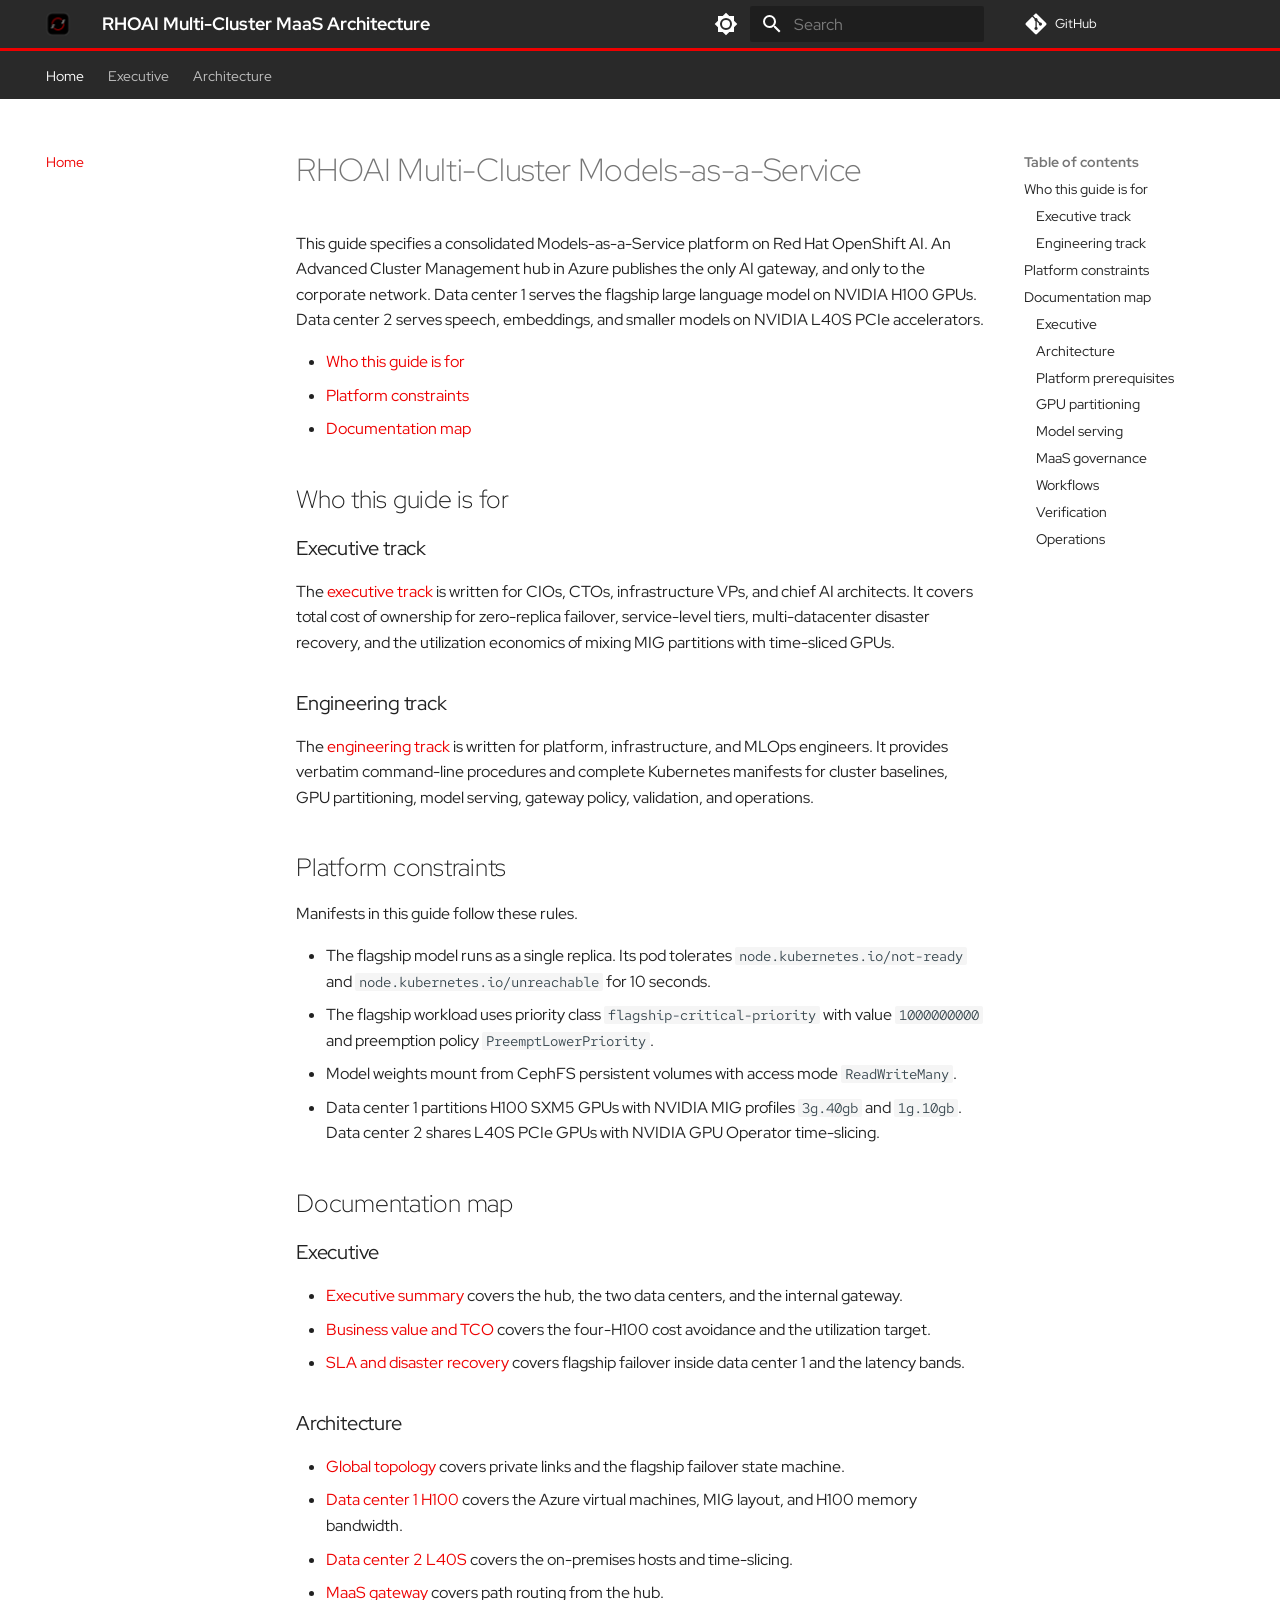
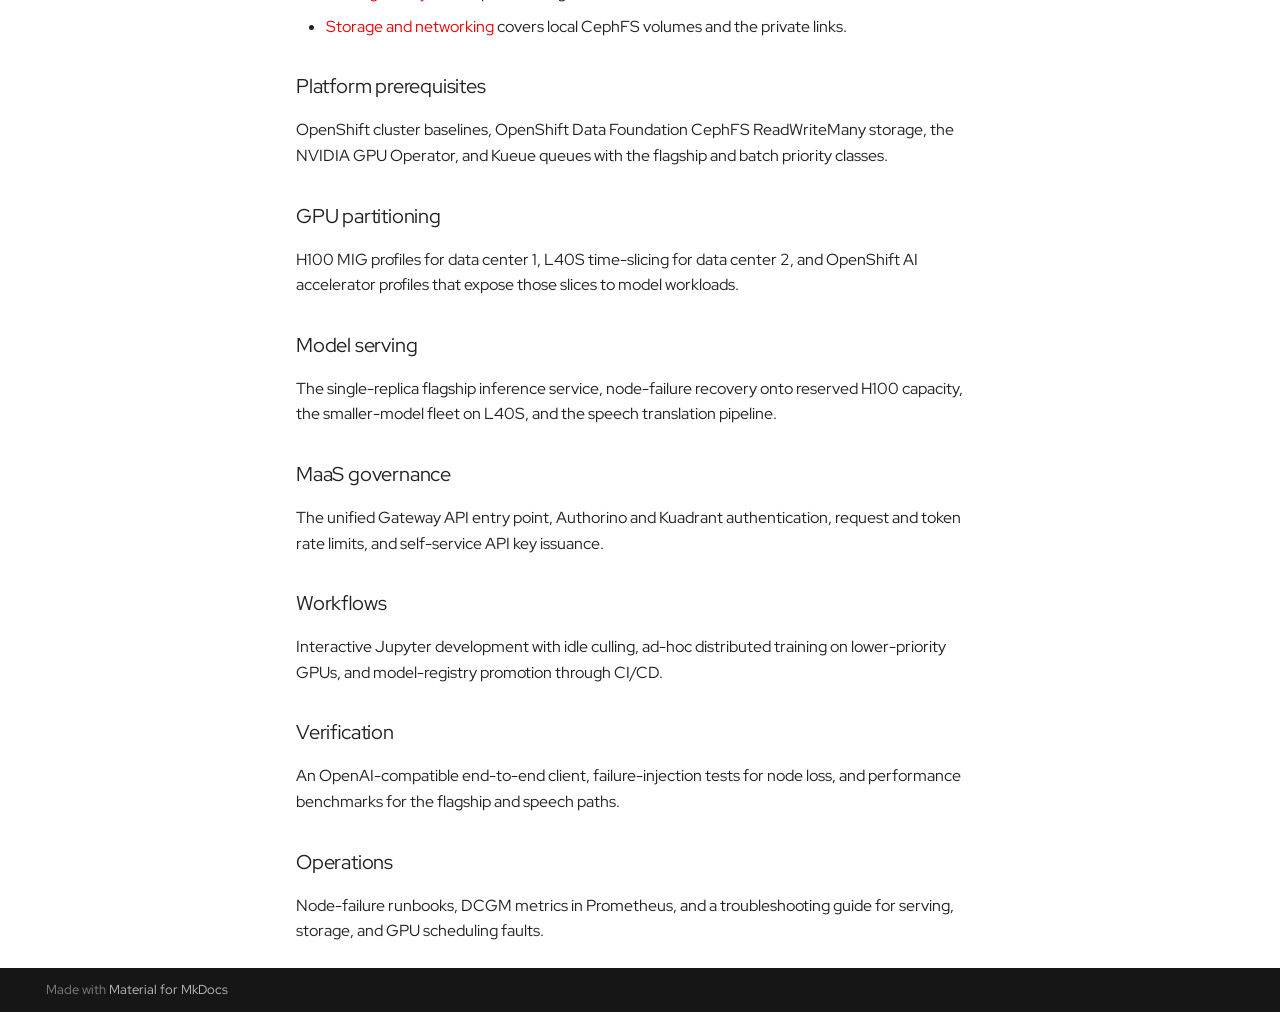
<file: index.html>
<!doctype html>
<html lang="en" class="no-js">
  <head>
    
      <meta charset="utf-8">
      <meta name="viewport" content="width=device-width,initial-scale=1">
      
      
      
        <link rel="canonical" href="https://chrismulderza.github.io/rhoai-multihub-architecture/">
      
      
      
        <link rel="next" href="executive/executive-summary/">
      
      
        
      
      
      <link rel="icon" href="assets/images/openshift.png">
      <meta name="generator" content="mkdocs-1.6.1, mkdocs-material-9.7.7">
    
    
      
        <title>RHOAI Multi-Cluster MaaS Architecture</title>
      
    
    
      <link rel="stylesheet" href="assets/stylesheets/main.ec1eaa64.min.css">
      
        
        <link rel="stylesheet" href="assets/stylesheets/palette.ab4e12ef.min.css">
      
      


    
    
      
    
    
      
        
        
        <link rel="preconnect" href="https://fonts.gstatic.com" crossorigin>
        <link rel="stylesheet" href="https://fonts.googleapis.com/css?family=Red+Hat+Display:300,300i,400,400i,700,700i%7CRed+Hat+Mono:400,400i,700,700i&display=fallback">
        <style>:root{--md-text-font:"Red Hat Display";--md-code-font:"Red Hat Mono"}</style>
      
    
    
      <link rel="stylesheet" href="stylesheets/redhat_brand.css">
    
    <script>__md_scope=new URL(".",location),__md_hash=e=>[...e].reduce(((e,_)=>(e<<5)-e+_.charCodeAt(0)),0),__md_get=(e,_=localStorage,t=__md_scope)=>JSON.parse(_.getItem(t.pathname+"."+e)),__md_set=(e,_,t=localStorage,a=__md_scope)=>{try{t.setItem(a.pathname+"."+e,JSON.stringify(_))}catch(e){}}</script>
    
      

    
    
  </head>
  
  
    
    
      
    
    
    
    
    <body dir="ltr" data-md-color-scheme="default" data-md-color-primary="custom" data-md-color-accent="custom">
  
    
    <input class="md-toggle" data-md-toggle="drawer" type="checkbox" id="__drawer" autocomplete="off">
    <input class="md-toggle" data-md-toggle="search" type="checkbox" id="__search" autocomplete="off">
    <label class="md-overlay" for="__drawer"></label>
    <div data-md-component="skip">
      
        
        <a href="#rhoai-multi-cluster-models-as-a-service" class="md-skip">
          Skip to content
        </a>
      
    </div>
    <div data-md-component="announce">
      
    </div>
    
    
      

<header class="md-header" data-md-component="header">
  <nav class="md-header__inner md-grid" aria-label="Header">
    <a href="." title="RHOAI Multi-Cluster MaaS Architecture" class="md-header__button md-logo" aria-label="RHOAI Multi-Cluster MaaS Architecture" data-md-component="logo">
      
  <img src="assets/images/openshift.png" alt="logo">

    </a>
    <label class="md-header__button md-icon" for="__drawer">
      
      <svg xmlns="http://www.w3.org/2000/svg" viewBox="0 0 24 24"><path d="M3 6h18v2H3zm0 5h18v2H3zm0 5h18v2H3z"/></svg>
    </label>
    <div class="md-header__title" data-md-component="header-title">
      <div class="md-header__ellipsis">
        <div class="md-header__topic">
          <span class="md-ellipsis">
            RHOAI Multi-Cluster MaaS Architecture
          </span>
        </div>
        <div class="md-header__topic" data-md-component="header-topic">
          <span class="md-ellipsis">
            
              Home
            
          </span>
        </div>
      </div>
    </div>
    
      
        <form class="md-header__option" data-md-component="palette">
  
    
    
    
    <input class="md-option" data-md-color-media="" data-md-color-scheme="default" data-md-color-primary="custom" data-md-color-accent="custom"  aria-label="Switch to dark mode"  type="radio" name="__palette" id="__palette_0">
    
      <label class="md-header__button md-icon" title="Switch to dark mode" for="__palette_1" hidden>
        <svg xmlns="http://www.w3.org/2000/svg" viewBox="0 0 24 24"><path d="M12 8a4 4 0 0 0-4 4 4 4 0 0 0 4 4 4 4 0 0 0 4-4 4 4 0 0 0-4-4m0 10a6 6 0 0 1-6-6 6 6 0 0 1 6-6 6 6 0 0 1 6 6 6 6 0 0 1-6 6m8-9.31V4h-4.69L12 .69 8.69 4H4v4.69L.69 12 4 15.31V20h4.69L12 23.31 15.31 20H20v-4.69L23.31 12z"/></svg>
      </label>
    
  
    
    
    
    <input class="md-option" data-md-color-media="" data-md-color-scheme="slate" data-md-color-primary="custom" data-md-color-accent="custom"  aria-label="Switch to light mode"  type="radio" name="__palette" id="__palette_1">
    
      <label class="md-header__button md-icon" title="Switch to light mode" for="__palette_0" hidden>
        <svg xmlns="http://www.w3.org/2000/svg" viewBox="0 0 24 24"><path d="M12 18c-.89 0-1.74-.2-2.5-.55C11.56 16.5 13 14.42 13 12s-1.44-4.5-3.5-5.45C10.26 6.2 11.11 6 12 6a6 6 0 0 1 6 6 6 6 0 0 1-6 6m8-9.31V4h-4.69L12 .69 8.69 4H4v4.69L.69 12 4 15.31V20h4.69L12 23.31 15.31 20H20v-4.69L23.31 12z"/></svg>
      </label>
    
  
</form>
      
    
    
      <script>var palette=__md_get("__palette");if(palette&&palette.color){if("(prefers-color-scheme)"===palette.color.media){var media=matchMedia("(prefers-color-scheme: light)"),input=document.querySelector(media.matches?"[data-md-color-media='(prefers-color-scheme: light)']":"[data-md-color-media='(prefers-color-scheme: dark)']");palette.color.media=input.getAttribute("data-md-color-media"),palette.color.scheme=input.getAttribute("data-md-color-scheme"),palette.color.primary=input.getAttribute("data-md-color-primary"),palette.color.accent=input.getAttribute("data-md-color-accent")}for(var[key,value]of Object.entries(palette.color))document.body.setAttribute("data-md-color-"+key,value)}</script>
    
    
    
      
      
        <label class="md-header__button md-icon" for="__search">
          
          <svg xmlns="http://www.w3.org/2000/svg" viewBox="0 0 24 24"><path d="M9.5 3A6.5 6.5 0 0 1 16 9.5c0 1.61-.59 3.09-1.56 4.23l.27.27h.79l5 5-1.5 1.5-5-5v-.79l-.27-.27A6.52 6.52 0 0 1 9.5 16 6.5 6.5 0 0 1 3 9.5 6.5 6.5 0 0 1 9.5 3m0 2C7 5 5 7 5 9.5S7 14 9.5 14 14 12 14 9.5 12 5 9.5 5"/></svg>
        </label>
        <div class="md-search" data-md-component="search" role="dialog">
  <label class="md-search__overlay" for="__search"></label>
  <div class="md-search__inner" role="search">
    <form class="md-search__form" name="search">
      <input type="text" class="md-search__input" name="query" aria-label="Search" placeholder="Search" autocapitalize="off" autocorrect="off" autocomplete="off" spellcheck="false" data-md-component="search-query" required>
      <label class="md-search__icon md-icon" for="__search">
        
        <svg xmlns="http://www.w3.org/2000/svg" viewBox="0 0 24 24"><path d="M9.5 3A6.5 6.5 0 0 1 16 9.5c0 1.61-.59 3.09-1.56 4.23l.27.27h.79l5 5-1.5 1.5-5-5v-.79l-.27-.27A6.52 6.52 0 0 1 9.5 16 6.5 6.5 0 0 1 3 9.5 6.5 6.5 0 0 1 9.5 3m0 2C7 5 5 7 5 9.5S7 14 9.5 14 14 12 14 9.5 12 5 9.5 5"/></svg>
        
        <svg xmlns="http://www.w3.org/2000/svg" viewBox="0 0 24 24"><path d="M20 11v2H8l5.5 5.5-1.42 1.42L4.16 12l7.92-7.92L13.5 5.5 8 11z"/></svg>
      </label>
      <nav class="md-search__options" aria-label="Search">
        
        <button type="reset" class="md-search__icon md-icon" title="Clear" aria-label="Clear" tabindex="-1">
          
          <svg xmlns="http://www.w3.org/2000/svg" viewBox="0 0 24 24"><path d="M19 6.41 17.59 5 12 10.59 6.41 5 5 6.41 10.59 12 5 17.59 6.41 19 12 13.41 17.59 19 19 17.59 13.41 12z"/></svg>
        </button>
      </nav>
      
    </form>
    <div class="md-search__output">
      <div class="md-search__scrollwrap" tabindex="0" data-md-scrollfix>
        <div class="md-search-result" data-md-component="search-result">
          <div class="md-search-result__meta">
            Initializing search
          </div>
          <ol class="md-search-result__list" role="presentation"></ol>
        </div>
      </div>
    </div>
  </div>
</div>
      
    
    
      <div class="md-header__source">
        <a href="https://github.com/chrismulderza/rhoai-multihub-architecture" title="Go to repository" class="md-source" data-md-component="source">
  <div class="md-source__icon md-icon">
    
    <svg xmlns="http://www.w3.org/2000/svg" viewBox="0 0 448 512"><!--! Font Awesome Free 7.1.0 by @fontawesome - https://fontawesome.com License - https://fontawesome.com/license/free (Icons: CC BY 4.0, Fonts: SIL OFL 1.1, Code: MIT License) Copyright 2025 Fonticons, Inc.--><path d="M439.6 236.1 244 40.5c-5.4-5.5-12.8-8.5-20.4-8.5s-15 3-20.4 8.4L162.5 81l51.5 51.5c27.1-9.1 52.7 16.8 43.4 43.7l49.7 49.7c34.2-11.8 61.2 31 35.5 56.7-26.5 26.5-70.2-2.9-56-37.3L240.3 199v121.9c25.3 12.5 22.3 41.8 9.1 55-6.4 6.4-15.2 10.1-24.3 10.1s-17.8-3.6-24.3-10.1c-17.6-17.6-11.1-46.9 11.2-56v-123c-20.8-8.5-24.6-30.7-18.6-45L142.6 101 8.5 235.1C3 240.6 0 247.9 0 255.5s3 15 8.5 20.4l195.6 195.7c5.4 5.4 12.7 8.4 20.4 8.4s15-3 20.4-8.4l194.7-194.7c5.4-5.4 8.4-12.8 8.4-20.4s-3-15-8.4-20.4"/></svg>
  </div>
  <div class="md-source__repository">
    GitHub
  </div>
</a>
      </div>
    
  </nav>
  
</header>
    
    <div class="md-container" data-md-component="container">
      
      
        
          
            
<nav class="md-tabs" aria-label="Tabs" data-md-component="tabs">
  <div class="md-grid">
    <ul class="md-tabs__list">
      
        
  
  
  
    
  
  
    <li class="md-tabs__item md-tabs__item--active">
      <a href="." class="md-tabs__link">
        
  
  
    
  
  Home

      </a>
    </li>
  

      
        
  
  
  
  
    
    
      <li class="md-tabs__item">
        <a href="executive/executive-summary/" class="md-tabs__link">
          
  
  
  Executive

        </a>
      </li>
    
  

      
        
  
  
  
  
    
    
      <li class="md-tabs__item">
        <a href="architecture/global-topology/" class="md-tabs__link">
          
  
  
  Architecture

        </a>
      </li>
    
  

      
    </ul>
  </div>
</nav>
          
        
      
      <main class="md-main" data-md-component="main">
        <div class="md-main__inner md-grid">
          
            
              
              <div class="md-sidebar md-sidebar--primary" data-md-component="sidebar" data-md-type="navigation" >
                <div class="md-sidebar__scrollwrap">
                  <div class="md-sidebar__inner">
                    


  


<nav class="md-nav md-nav--primary md-nav--lifted" aria-label="Navigation" data-md-level="0">
  <label class="md-nav__title" for="__drawer">
    <a href="." title="RHOAI Multi-Cluster MaaS Architecture" class="md-nav__button md-logo" aria-label="RHOAI Multi-Cluster MaaS Architecture" data-md-component="logo">
      
  <img src="assets/images/openshift.png" alt="logo">

    </a>
    RHOAI Multi-Cluster MaaS Architecture
  </label>
  
    <div class="md-nav__source">
      <a href="https://github.com/chrismulderza/rhoai-multihub-architecture" title="Go to repository" class="md-source" data-md-component="source">
  <div class="md-source__icon md-icon">
    
    <svg xmlns="http://www.w3.org/2000/svg" viewBox="0 0 448 512"><!--! Font Awesome Free 7.1.0 by @fontawesome - https://fontawesome.com License - https://fontawesome.com/license/free (Icons: CC BY 4.0, Fonts: SIL OFL 1.1, Code: MIT License) Copyright 2025 Fonticons, Inc.--><path d="M439.6 236.1 244 40.5c-5.4-5.5-12.8-8.5-20.4-8.5s-15 3-20.4 8.4L162.5 81l51.5 51.5c27.1-9.1 52.7 16.8 43.4 43.7l49.7 49.7c34.2-11.8 61.2 31 35.5 56.7-26.5 26.5-70.2-2.9-56-37.3L240.3 199v121.9c25.3 12.5 22.3 41.8 9.1 55-6.4 6.4-15.2 10.1-24.3 10.1s-17.8-3.6-24.3-10.1c-17.6-17.6-11.1-46.9 11.2-56v-123c-20.8-8.5-24.6-30.7-18.6-45L142.6 101 8.5 235.1C3 240.6 0 247.9 0 255.5s3 15 8.5 20.4l195.6 195.7c5.4 5.4 12.7 8.4 20.4 8.4s15-3 20.4-8.4l194.7-194.7c5.4-5.4 8.4-12.8 8.4-20.4s-3-15-8.4-20.4"/></svg>
  </div>
  <div class="md-source__repository">
    GitHub
  </div>
</a>
    </div>
  
  <ul class="md-nav__list" data-md-scrollfix>
    
      
      
  
  
    
  
  
  
    <li class="md-nav__item md-nav__item--active">
      
      <input class="md-nav__toggle md-toggle" type="checkbox" id="__toc">
      
      
        
      
      
        <label class="md-nav__link md-nav__link--active" for="__toc">
          
  
  
  <span class="md-ellipsis">
    
  
    Home
  

    
  </span>
  
  

          <span class="md-nav__icon md-icon"></span>
        </label>
      
      <a href="." class="md-nav__link md-nav__link--active">
        
  
  
  <span class="md-ellipsis">
    
  
    Home
  

    
  </span>
  
  

      </a>
      
        

<nav class="md-nav md-nav--secondary" aria-label="Table of contents">
  
  
  
    
  
  
    <label class="md-nav__title" for="__toc">
      <span class="md-nav__icon md-icon"></span>
      Table of contents
    </label>
    <ul class="md-nav__list" data-md-component="toc" data-md-scrollfix>
      
        <li class="md-nav__item">
  <a href="#who-this-guide-is-for" class="md-nav__link">
    <span class="md-ellipsis">
      
        Who this guide is for
      
    </span>
  </a>
  
    <nav class="md-nav" aria-label="Who this guide is for">
      <ul class="md-nav__list">
        
          <li class="md-nav__item">
  <a href="#executive-track" class="md-nav__link">
    <span class="md-ellipsis">
      
        Executive track
      
    </span>
  </a>
  
</li>
        
          <li class="md-nav__item">
  <a href="#engineering-track" class="md-nav__link">
    <span class="md-ellipsis">
      
        Engineering track
      
    </span>
  </a>
  
</li>
        
      </ul>
    </nav>
  
</li>
      
        <li class="md-nav__item">
  <a href="#platform-constraints" class="md-nav__link">
    <span class="md-ellipsis">
      
        Platform constraints
      
    </span>
  </a>
  
</li>
      
        <li class="md-nav__item">
  <a href="#documentation-map" class="md-nav__link">
    <span class="md-ellipsis">
      
        Documentation map
      
    </span>
  </a>
  
    <nav class="md-nav" aria-label="Documentation map">
      <ul class="md-nav__list">
        
          <li class="md-nav__item">
  <a href="#executive" class="md-nav__link">
    <span class="md-ellipsis">
      
        Executive
      
    </span>
  </a>
  
</li>
        
          <li class="md-nav__item">
  <a href="#architecture" class="md-nav__link">
    <span class="md-ellipsis">
      
        Architecture
      
    </span>
  </a>
  
</li>
        
          <li class="md-nav__item">
  <a href="#platform-prerequisites" class="md-nav__link">
    <span class="md-ellipsis">
      
        Platform prerequisites
      
    </span>
  </a>
  
</li>
        
          <li class="md-nav__item">
  <a href="#gpu-partitioning" class="md-nav__link">
    <span class="md-ellipsis">
      
        GPU partitioning
      
    </span>
  </a>
  
</li>
        
          <li class="md-nav__item">
  <a href="#model-serving" class="md-nav__link">
    <span class="md-ellipsis">
      
        Model serving
      
    </span>
  </a>
  
</li>
        
          <li class="md-nav__item">
  <a href="#maas-governance" class="md-nav__link">
    <span class="md-ellipsis">
      
        MaaS governance
      
    </span>
  </a>
  
</li>
        
          <li class="md-nav__item">
  <a href="#workflows" class="md-nav__link">
    <span class="md-ellipsis">
      
        Workflows
      
    </span>
  </a>
  
</li>
        
          <li class="md-nav__item">
  <a href="#verification" class="md-nav__link">
    <span class="md-ellipsis">
      
        Verification
      
    </span>
  </a>
  
</li>
        
          <li class="md-nav__item">
  <a href="#operations" class="md-nav__link">
    <span class="md-ellipsis">
      
        Operations
      
    </span>
  </a>
  
</li>
        
      </ul>
    </nav>
  
</li>
      
    </ul>
  
</nav>
      
    </li>
  

    
      
      
  
  
  
  
    
    
    
    
      
      
        
      
    
    
    <li class="md-nav__item md-nav__item--nested">
      
        
        
          
        
        <input class="md-nav__toggle md-toggle md-toggle--indeterminate" type="checkbox" id="__nav_2" >
        
          
          <label class="md-nav__link" for="__nav_2" id="__nav_2_label" tabindex="0">
            
  
  
  <span class="md-ellipsis">
    
  
    Executive
  

    
  </span>
  
  

            <span class="md-nav__icon md-icon"></span>
          </label>
        
        <nav class="md-nav" data-md-level="1" aria-labelledby="__nav_2_label" aria-expanded="false">
          <label class="md-nav__title" for="__nav_2">
            <span class="md-nav__icon md-icon"></span>
            
  
    Executive
  

          </label>
          <ul class="md-nav__list" data-md-scrollfix>
            
              
                
  
  
  
  
    <li class="md-nav__item">
      <a href="executive/executive-summary/" class="md-nav__link">
        
  
  
  <span class="md-ellipsis">
    
  
    Executive summary
  

    
  </span>
  
  

      </a>
    </li>
  

              
            
              
                
  
  
  
  
    <li class="md-nav__item">
      <a href="executive/business-value-tco/" class="md-nav__link">
        
  
  
  <span class="md-ellipsis">
    
  
    Business value and TCO
  

    
  </span>
  
  

      </a>
    </li>
  

              
            
              
                
  
  
  
  
    <li class="md-nav__item">
      <a href="executive/sla-dr-strategy/" class="md-nav__link">
        
  
  
  <span class="md-ellipsis">
    
  
    SLA and disaster recovery
  

    
  </span>
  
  

      </a>
    </li>
  

              
            
          </ul>
        </nav>
      
    </li>
  

    
      
      
  
  
  
  
    
    
    
    
      
      
        
      
    
    
    <li class="md-nav__item md-nav__item--nested">
      
        
        
          
        
        <input class="md-nav__toggle md-toggle md-toggle--indeterminate" type="checkbox" id="__nav_3" >
        
          
          <label class="md-nav__link" for="__nav_3" id="__nav_3_label" tabindex="0">
            
  
  
  <span class="md-ellipsis">
    
  
    Architecture
  

    
  </span>
  
  

            <span class="md-nav__icon md-icon"></span>
          </label>
        
        <nav class="md-nav" data-md-level="1" aria-labelledby="__nav_3_label" aria-expanded="false">
          <label class="md-nav__title" for="__nav_3">
            <span class="md-nav__icon md-icon"></span>
            
  
    Architecture
  

          </label>
          <ul class="md-nav__list" data-md-scrollfix>
            
              
                
  
  
  
  
    <li class="md-nav__item">
      <a href="architecture/global-topology/" class="md-nav__link">
        
  
  
  <span class="md-ellipsis">
    
  
    Global topology
  

    
  </span>
  
  

      </a>
    </li>
  

              
            
              
                
  
  
  
  
    <li class="md-nav__item">
      <a href="architecture/datacenter-1-h100/" class="md-nav__link">
        
  
  
  <span class="md-ellipsis">
    
  
    Data center 1 H100
  

    
  </span>
  
  

      </a>
    </li>
  

              
            
              
                
  
  
  
  
    <li class="md-nav__item">
      <a href="architecture/datacenter-2-l40s/" class="md-nav__link">
        
  
  
  <span class="md-ellipsis">
    
  
    Data center 2 L40S
  

    
  </span>
  
  

      </a>
    </li>
  

              
            
              
                
  
  
  
  
    <li class="md-nav__item">
      <a href="architecture/maas-gateway-kuadrant/" class="md-nav__link">
        
  
  
  <span class="md-ellipsis">
    
  
    MaaS gateway
  

    
  </span>
  
  

      </a>
    </li>
  

              
            
              
                
  
  
  
  
    <li class="md-nav__item">
      <a href="architecture/storage-networking/" class="md-nav__link">
        
  
  
  <span class="md-ellipsis">
    
  
    Storage and networking
  

    
  </span>
  
  

      </a>
    </li>
  

              
            
          </ul>
        </nav>
      
    </li>
  

    
  </ul>
</nav>
                  </div>
                </div>
              </div>
            
            
              
              <div class="md-sidebar md-sidebar--secondary" data-md-component="sidebar" data-md-type="toc" >
                <div class="md-sidebar__scrollwrap">
                  <div class="md-sidebar__inner">
                    

<nav class="md-nav md-nav--secondary" aria-label="Table of contents">
  
  
  
    
  
  
    <label class="md-nav__title" for="__toc">
      <span class="md-nav__icon md-icon"></span>
      Table of contents
    </label>
    <ul class="md-nav__list" data-md-component="toc" data-md-scrollfix>
      
        <li class="md-nav__item">
  <a href="#who-this-guide-is-for" class="md-nav__link">
    <span class="md-ellipsis">
      
        Who this guide is for
      
    </span>
  </a>
  
    <nav class="md-nav" aria-label="Who this guide is for">
      <ul class="md-nav__list">
        
          <li class="md-nav__item">
  <a href="#executive-track" class="md-nav__link">
    <span class="md-ellipsis">
      
        Executive track
      
    </span>
  </a>
  
</li>
        
          <li class="md-nav__item">
  <a href="#engineering-track" class="md-nav__link">
    <span class="md-ellipsis">
      
        Engineering track
      
    </span>
  </a>
  
</li>
        
      </ul>
    </nav>
  
</li>
      
        <li class="md-nav__item">
  <a href="#platform-constraints" class="md-nav__link">
    <span class="md-ellipsis">
      
        Platform constraints
      
    </span>
  </a>
  
</li>
      
        <li class="md-nav__item">
  <a href="#documentation-map" class="md-nav__link">
    <span class="md-ellipsis">
      
        Documentation map
      
    </span>
  </a>
  
    <nav class="md-nav" aria-label="Documentation map">
      <ul class="md-nav__list">
        
          <li class="md-nav__item">
  <a href="#executive" class="md-nav__link">
    <span class="md-ellipsis">
      
        Executive
      
    </span>
  </a>
  
</li>
        
          <li class="md-nav__item">
  <a href="#architecture" class="md-nav__link">
    <span class="md-ellipsis">
      
        Architecture
      
    </span>
  </a>
  
</li>
        
          <li class="md-nav__item">
  <a href="#platform-prerequisites" class="md-nav__link">
    <span class="md-ellipsis">
      
        Platform prerequisites
      
    </span>
  </a>
  
</li>
        
          <li class="md-nav__item">
  <a href="#gpu-partitioning" class="md-nav__link">
    <span class="md-ellipsis">
      
        GPU partitioning
      
    </span>
  </a>
  
</li>
        
          <li class="md-nav__item">
  <a href="#model-serving" class="md-nav__link">
    <span class="md-ellipsis">
      
        Model serving
      
    </span>
  </a>
  
</li>
        
          <li class="md-nav__item">
  <a href="#maas-governance" class="md-nav__link">
    <span class="md-ellipsis">
      
        MaaS governance
      
    </span>
  </a>
  
</li>
        
          <li class="md-nav__item">
  <a href="#workflows" class="md-nav__link">
    <span class="md-ellipsis">
      
        Workflows
      
    </span>
  </a>
  
</li>
        
          <li class="md-nav__item">
  <a href="#verification" class="md-nav__link">
    <span class="md-ellipsis">
      
        Verification
      
    </span>
  </a>
  
</li>
        
          <li class="md-nav__item">
  <a href="#operations" class="md-nav__link">
    <span class="md-ellipsis">
      
        Operations
      
    </span>
  </a>
  
</li>
        
      </ul>
    </nav>
  
</li>
      
    </ul>
  
</nav>
                  </div>
                </div>
              </div>
            
          
          
            <div class="md-content" data-md-component="content">
              
              <article class="md-content__inner md-typeset">
                
                  


  
  


<h1 id="rhoai-multi-cluster-models-as-a-service">RHOAI Multi-Cluster Models-as-a-Service</h1>
<p>This guide specifies a consolidated Models-as-a-Service platform on Red Hat OpenShift AI. An Advanced Cluster Management hub in Azure publishes the only AI gateway, and only to the corporate network. Data center 1 serves the flagship large language model on NVIDIA H100 GPUs. Data center 2 serves speech, embeddings, and smaller models on NVIDIA L40S PCIe accelerators.</p>
<ul>
<li><a href="#who-this-guide-is-for">Who this guide is for</a></li>
<li><a href="#platform-constraints">Platform constraints</a></li>
<li><a href="#documentation-map">Documentation map</a></li>
</ul>
<h2 id="who-this-guide-is-for">Who this guide is for</h2>
<h3 id="executive-track">Executive track</h3>
<p>The <a href="executive/executive-summary/">executive track</a> is written for CIOs, CTOs, infrastructure VPs, and chief AI architects. It covers total cost of ownership for zero-replica failover, service-level tiers, multi-datacenter disaster recovery, and the utilization economics of mixing MIG partitions with time-sliced GPUs.</p>
<h3 id="engineering-track">Engineering track</h3>
<p>The <a href="#platform-prerequisites">engineering track</a> is written for platform, infrastructure, and MLOps engineers. It provides verbatim command-line procedures and complete Kubernetes manifests for cluster baselines, GPU partitioning, model serving, gateway policy, validation, and operations.</p>
<h2 id="platform-constraints">Platform constraints</h2>
<p>Manifests in this guide follow these rules.</p>
<ul>
<li>The flagship model runs as a single replica. Its pod tolerates <code>node.kubernetes.io/not-ready</code> and <code>node.kubernetes.io/unreachable</code> for 10 seconds.</li>
<li>The flagship workload uses priority class <code>flagship-critical-priority</code> with value <code>1000000000</code> and preemption policy <code>PreemptLowerPriority</code>.</li>
<li>Model weights mount from CephFS persistent volumes with access mode <code>ReadWriteMany</code>.</li>
<li>Data center 1 partitions H100 SXM5 GPUs with NVIDIA MIG profiles <code>3g.40gb</code> and <code>1g.10gb</code>. Data center 2 shares L40S PCIe GPUs with NVIDIA GPU Operator time-slicing.</li>
</ul>
<h2 id="documentation-map">Documentation map</h2>
<h3 id="executive">Executive</h3>
<ul>
<li><a href="executive/executive-summary/">Executive summary</a> covers the hub, the two data centers, and the internal gateway.</li>
<li><a href="executive/business-value-tco/">Business value and TCO</a> covers the four-H100 cost avoidance and the utilization target.</li>
<li><a href="executive/sla-dr-strategy/">SLA and disaster recovery</a> covers flagship failover inside data center 1 and the latency bands.</li>
</ul>
<h3 id="architecture">Architecture</h3>
<ul>
<li><a href="architecture/global-topology/">Global topology</a> covers private links and the flagship failover state machine.</li>
<li><a href="architecture/datacenter-1-h100/">Data center 1 H100</a> covers the Azure virtual machines, MIG layout, and H100 memory bandwidth.</li>
<li><a href="architecture/datacenter-2-l40s/">Data center 2 L40S</a> covers the on-premises hosts and time-slicing.</li>
<li><a href="architecture/maas-gateway-kuadrant/">MaaS gateway</a> covers path routing from the hub.</li>
<li><a href="architecture/storage-networking/">Storage and networking</a> covers local CephFS volumes and the private links.</li>
</ul>
<h3 id="platform-prerequisites">Platform prerequisites</h3>
<p>OpenShift cluster baselines, OpenShift Data Foundation CephFS ReadWriteMany storage, the NVIDIA GPU Operator, and Kueue queues with the flagship and batch priority classes.</p>
<h3 id="gpu-partitioning">GPU partitioning</h3>
<p>H100 MIG profiles for data center 1, L40S time-slicing for data center 2, and OpenShift AI accelerator profiles that expose those slices to model workloads.</p>
<h3 id="model-serving">Model serving</h3>
<p>The single-replica flagship inference service, node-failure recovery onto reserved H100 capacity, the smaller-model fleet on L40S, and the speech translation pipeline.</p>
<h3 id="maas-governance">MaaS governance</h3>
<p>The unified Gateway API entry point, Authorino and Kuadrant authentication, request and token rate limits, and self-service API key issuance.</p>
<h3 id="workflows">Workflows</h3>
<p>Interactive Jupyter development with idle culling, ad-hoc distributed training on lower-priority GPUs, and model-registry promotion through CI/CD.</p>
<h3 id="verification">Verification</h3>
<p>An OpenAI-compatible end-to-end client, failure-injection tests for node loss, and performance benchmarks for the flagship and speech paths.</p>
<h3 id="operations">Operations</h3>
<p>Node-failure runbooks, DCGM metrics in Prometheus, and a troubleshooting guide for serving, storage, and GPU scheduling faults.</p>












                
              </article>
            </div>
          
          
  <script>var tabs=__md_get("__tabs");if(Array.isArray(tabs))e:for(var set of document.querySelectorAll(".tabbed-set")){var labels=set.querySelector(".tabbed-labels");for(var tab of tabs)for(var label of labels.getElementsByTagName("label"))if(label.innerText.trim()===tab){var input=document.getElementById(label.htmlFor);input.checked=!0;continue e}}</script>

<script>var target=document.getElementById(location.hash.slice(1));target&&target.name&&(target.checked=target.name.startsWith("__tabbed_"))</script>
        </div>
        
          <button type="button" class="md-top md-icon" data-md-component="top" hidden>
  
  <svg xmlns="http://www.w3.org/2000/svg" viewBox="0 0 24 24"><path d="M13 20h-2V8l-5.5 5.5-1.42-1.42L12 4.16l7.92 7.92-1.42 1.42L13 8z"/></svg>
  Back to top
</button>
        
      </main>
      
        <footer class="md-footer">
  
  <div class="md-footer-meta md-typeset">
    <div class="md-footer-meta__inner md-grid">
      <div class="md-copyright">
  
  
    Made with
    <a href="https://squidfunk.github.io/mkdocs-material/" target="_blank" rel="noopener">
      Material for MkDocs
    </a>
  
</div>
      
    </div>
  </div>
</footer>
      
    </div>
    <div class="md-dialog" data-md-component="dialog">
      <div class="md-dialog__inner md-typeset"></div>
    </div>
    
    
    
      
      
      <script id="__config" type="application/json">{"annotate": null, "base": ".", "features": ["navigation.instant", "navigation.tracking", "navigation.tabs", "navigation.sections", "navigation.expand", "navigation.top", "toc.follow", "content.code.copy", "content.tabs.link"], "search": "assets/javascripts/workers/search.2c215733.min.js", "tags": null, "translations": {"clipboard.copied": "Copied to clipboard", "clipboard.copy": "Copy to clipboard", "search.result.more.one": "1 more on this page", "search.result.more.other": "# more on this page", "search.result.none": "No matching documents", "search.result.one": "1 matching document", "search.result.other": "# matching documents", "search.result.placeholder": "Type to start searching", "search.result.term.missing": "Missing", "select.version": "Select version"}, "version": null}</script>
    
    
      <script src="assets/javascripts/bundle.d7400e89.min.js"></script>
      
    
  </body>
</html>
</file>
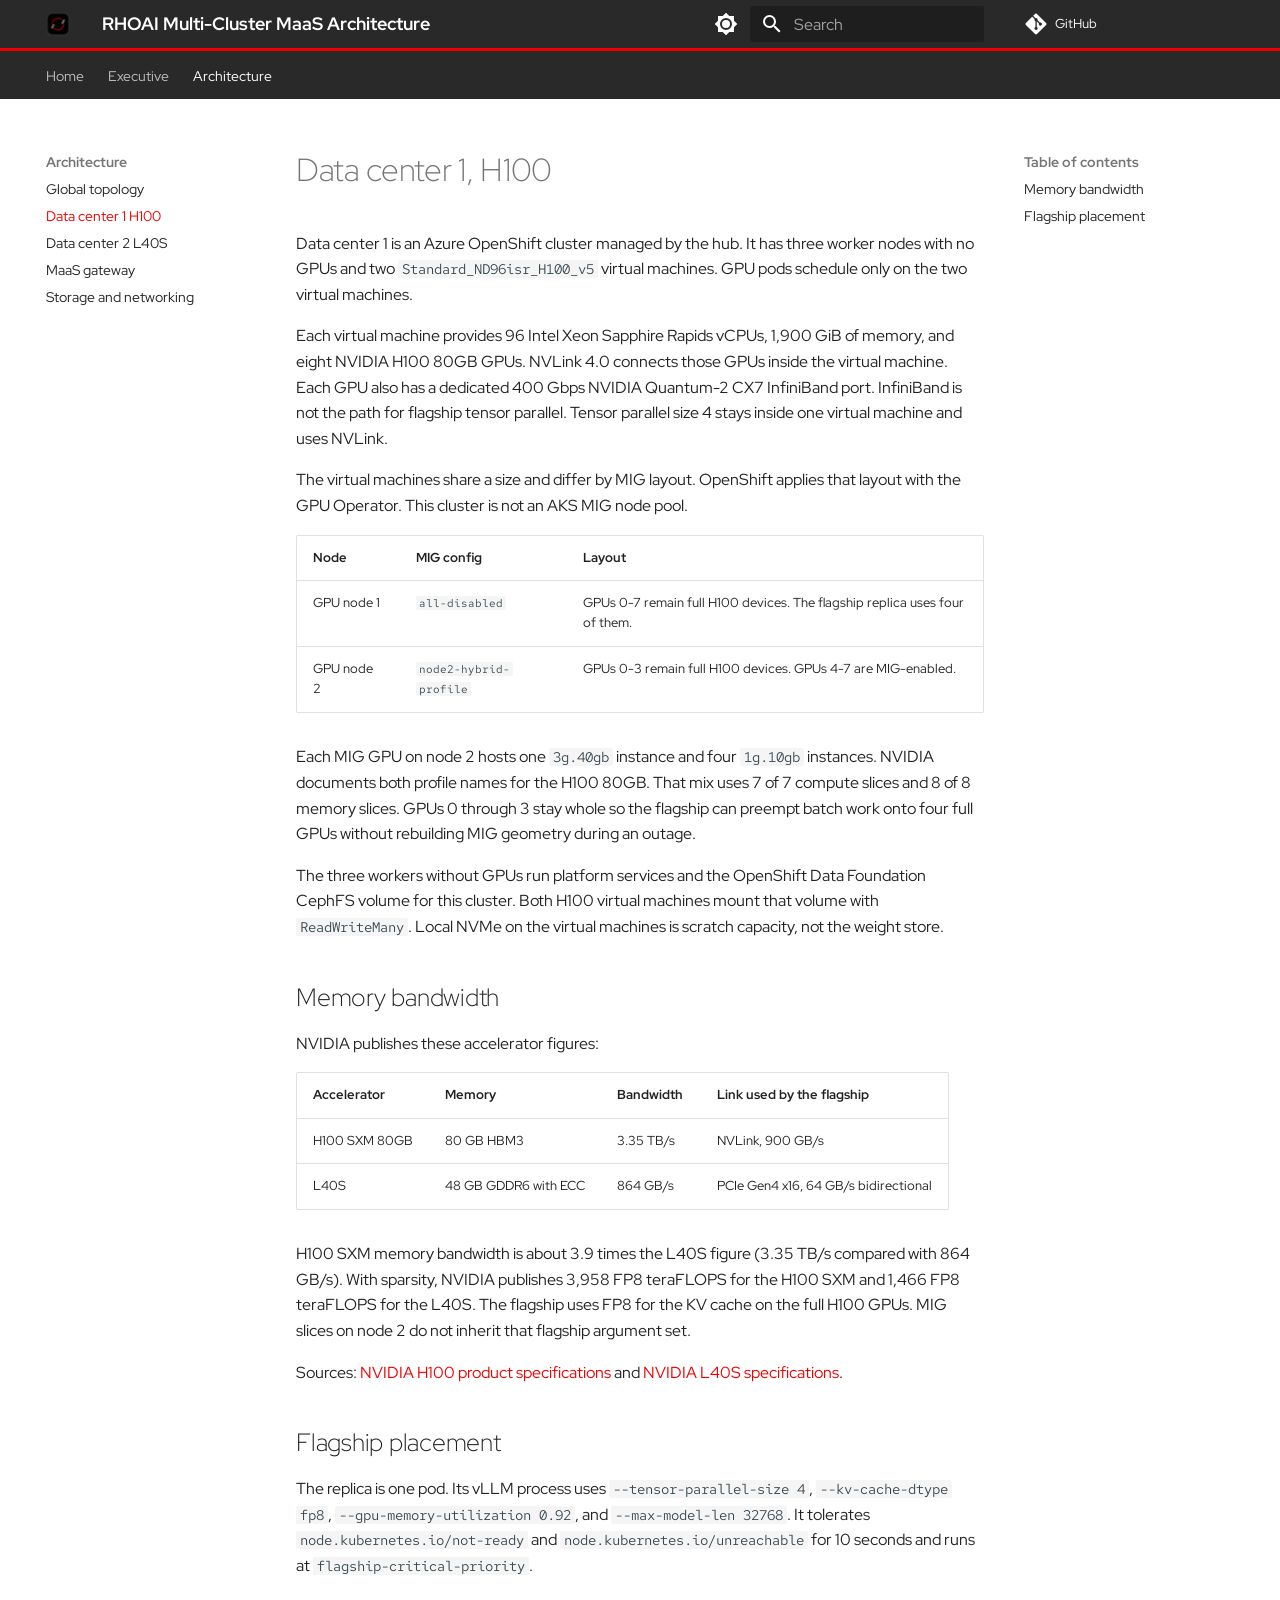
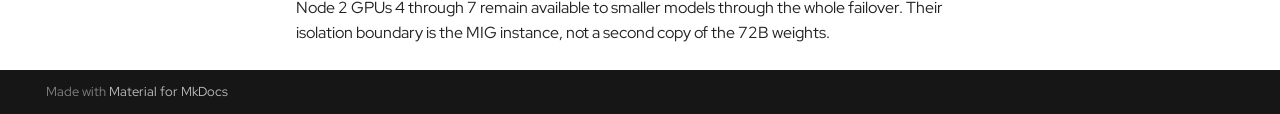
<file: architecture/datacenter-1-h100/index.html>
<!doctype html>
<html lang="en" class="no-js">
  <head>
    
      <meta charset="utf-8">
      <meta name="viewport" content="width=device-width,initial-scale=1">
      
      
      
        <link rel="canonical" href="https://chrismulderza.github.io/rhoai-multihub-architecture/architecture/datacenter-1-h100/">
      
      
        <link rel="prev" href="../global-topology/">
      
      
        <link rel="next" href="../datacenter-2-l40s/">
      
      
        
      
      
      <link rel="icon" href="../../assets/images/openshift.png">
      <meta name="generator" content="mkdocs-1.6.1, mkdocs-material-9.7.7">
    
    
      
        <title>Data center 1 H100 - RHOAI Multi-Cluster MaaS Architecture</title>
      
    
    
      <link rel="stylesheet" href="../../assets/stylesheets/main.ec1eaa64.min.css">
      
        
        <link rel="stylesheet" href="../../assets/stylesheets/palette.ab4e12ef.min.css">
      
      


    
    
      
    
    
      
        
        
        <link rel="preconnect" href="https://fonts.gstatic.com" crossorigin>
        <link rel="stylesheet" href="https://fonts.googleapis.com/css?family=Red+Hat+Display:300,300i,400,400i,700,700i%7CRed+Hat+Mono:400,400i,700,700i&display=fallback">
        <style>:root{--md-text-font:"Red Hat Display";--md-code-font:"Red Hat Mono"}</style>
      
    
    
      <link rel="stylesheet" href="../../stylesheets/redhat_brand.css">
    
    <script>__md_scope=new URL("../..",location),__md_hash=e=>[...e].reduce(((e,_)=>(e<<5)-e+_.charCodeAt(0)),0),__md_get=(e,_=localStorage,t=__md_scope)=>JSON.parse(_.getItem(t.pathname+"."+e)),__md_set=(e,_,t=localStorage,a=__md_scope)=>{try{t.setItem(a.pathname+"."+e,JSON.stringify(_))}catch(e){}}</script>
    
      

    
    
  </head>
  
  
    
    
      
    
    
    
    
    <body dir="ltr" data-md-color-scheme="default" data-md-color-primary="custom" data-md-color-accent="custom">
  
    
    <input class="md-toggle" data-md-toggle="drawer" type="checkbox" id="__drawer" autocomplete="off">
    <input class="md-toggle" data-md-toggle="search" type="checkbox" id="__search" autocomplete="off">
    <label class="md-overlay" for="__drawer"></label>
    <div data-md-component="skip">
      
        
        <a href="#data-center-1-h100" class="md-skip">
          Skip to content
        </a>
      
    </div>
    <div data-md-component="announce">
      
    </div>
    
    
      

<header class="md-header" data-md-component="header">
  <nav class="md-header__inner md-grid" aria-label="Header">
    <a href="../.." title="RHOAI Multi-Cluster MaaS Architecture" class="md-header__button md-logo" aria-label="RHOAI Multi-Cluster MaaS Architecture" data-md-component="logo">
      
  <img src="../../assets/images/openshift.png" alt="logo">

    </a>
    <label class="md-header__button md-icon" for="__drawer">
      
      <svg xmlns="http://www.w3.org/2000/svg" viewBox="0 0 24 24"><path d="M3 6h18v2H3zm0 5h18v2H3zm0 5h18v2H3z"/></svg>
    </label>
    <div class="md-header__title" data-md-component="header-title">
      <div class="md-header__ellipsis">
        <div class="md-header__topic">
          <span class="md-ellipsis">
            RHOAI Multi-Cluster MaaS Architecture
          </span>
        </div>
        <div class="md-header__topic" data-md-component="header-topic">
          <span class="md-ellipsis">
            
              Data center 1 H100
            
          </span>
        </div>
      </div>
    </div>
    
      
        <form class="md-header__option" data-md-component="palette">
  
    
    
    
    <input class="md-option" data-md-color-media="" data-md-color-scheme="default" data-md-color-primary="custom" data-md-color-accent="custom"  aria-label="Switch to dark mode"  type="radio" name="__palette" id="__palette_0">
    
      <label class="md-header__button md-icon" title="Switch to dark mode" for="__palette_1" hidden>
        <svg xmlns="http://www.w3.org/2000/svg" viewBox="0 0 24 24"><path d="M12 8a4 4 0 0 0-4 4 4 4 0 0 0 4 4 4 4 0 0 0 4-4 4 4 0 0 0-4-4m0 10a6 6 0 0 1-6-6 6 6 0 0 1 6-6 6 6 0 0 1 6 6 6 6 0 0 1-6 6m8-9.31V4h-4.69L12 .69 8.69 4H4v4.69L.69 12 4 15.31V20h4.69L12 23.31 15.31 20H20v-4.69L23.31 12z"/></svg>
      </label>
    
  
    
    
    
    <input class="md-option" data-md-color-media="" data-md-color-scheme="slate" data-md-color-primary="custom" data-md-color-accent="custom"  aria-label="Switch to light mode"  type="radio" name="__palette" id="__palette_1">
    
      <label class="md-header__button md-icon" title="Switch to light mode" for="__palette_0" hidden>
        <svg xmlns="http://www.w3.org/2000/svg" viewBox="0 0 24 24"><path d="M12 18c-.89 0-1.74-.2-2.5-.55C11.56 16.5 13 14.42 13 12s-1.44-4.5-3.5-5.45C10.26 6.2 11.11 6 12 6a6 6 0 0 1 6 6 6 6 0 0 1-6 6m8-9.31V4h-4.69L12 .69 8.69 4H4v4.69L.69 12 4 15.31V20h4.69L12 23.31 15.31 20H20v-4.69L23.31 12z"/></svg>
      </label>
    
  
</form>
      
    
    
      <script>var palette=__md_get("__palette");if(palette&&palette.color){if("(prefers-color-scheme)"===palette.color.media){var media=matchMedia("(prefers-color-scheme: light)"),input=document.querySelector(media.matches?"[data-md-color-media='(prefers-color-scheme: light)']":"[data-md-color-media='(prefers-color-scheme: dark)']");palette.color.media=input.getAttribute("data-md-color-media"),palette.color.scheme=input.getAttribute("data-md-color-scheme"),palette.color.primary=input.getAttribute("data-md-color-primary"),palette.color.accent=input.getAttribute("data-md-color-accent")}for(var[key,value]of Object.entries(palette.color))document.body.setAttribute("data-md-color-"+key,value)}</script>
    
    
    
      
      
        <label class="md-header__button md-icon" for="__search">
          
          <svg xmlns="http://www.w3.org/2000/svg" viewBox="0 0 24 24"><path d="M9.5 3A6.5 6.5 0 0 1 16 9.5c0 1.61-.59 3.09-1.56 4.23l.27.27h.79l5 5-1.5 1.5-5-5v-.79l-.27-.27A6.52 6.52 0 0 1 9.5 16 6.5 6.5 0 0 1 3 9.5 6.5 6.5 0 0 1 9.5 3m0 2C7 5 5 7 5 9.5S7 14 9.5 14 14 12 14 9.5 12 5 9.5 5"/></svg>
        </label>
        <div class="md-search" data-md-component="search" role="dialog">
  <label class="md-search__overlay" for="__search"></label>
  <div class="md-search__inner" role="search">
    <form class="md-search__form" name="search">
      <input type="text" class="md-search__input" name="query" aria-label="Search" placeholder="Search" autocapitalize="off" autocorrect="off" autocomplete="off" spellcheck="false" data-md-component="search-query" required>
      <label class="md-search__icon md-icon" for="__search">
        
        <svg xmlns="http://www.w3.org/2000/svg" viewBox="0 0 24 24"><path d="M9.5 3A6.5 6.5 0 0 1 16 9.5c0 1.61-.59 3.09-1.56 4.23l.27.27h.79l5 5-1.5 1.5-5-5v-.79l-.27-.27A6.52 6.52 0 0 1 9.5 16 6.5 6.5 0 0 1 3 9.5 6.5 6.5 0 0 1 9.5 3m0 2C7 5 5 7 5 9.5S7 14 9.5 14 14 12 14 9.5 12 5 9.5 5"/></svg>
        
        <svg xmlns="http://www.w3.org/2000/svg" viewBox="0 0 24 24"><path d="M20 11v2H8l5.5 5.5-1.42 1.42L4.16 12l7.92-7.92L13.5 5.5 8 11z"/></svg>
      </label>
      <nav class="md-search__options" aria-label="Search">
        
        <button type="reset" class="md-search__icon md-icon" title="Clear" aria-label="Clear" tabindex="-1">
          
          <svg xmlns="http://www.w3.org/2000/svg" viewBox="0 0 24 24"><path d="M19 6.41 17.59 5 12 10.59 6.41 5 5 6.41 10.59 12 5 17.59 6.41 19 12 13.41 17.59 19 19 17.59 13.41 12z"/></svg>
        </button>
      </nav>
      
    </form>
    <div class="md-search__output">
      <div class="md-search__scrollwrap" tabindex="0" data-md-scrollfix>
        <div class="md-search-result" data-md-component="search-result">
          <div class="md-search-result__meta">
            Initializing search
          </div>
          <ol class="md-search-result__list" role="presentation"></ol>
        </div>
      </div>
    </div>
  </div>
</div>
      
    
    
      <div class="md-header__source">
        <a href="https://github.com/chrismulderza/rhoai-multihub-architecture" title="Go to repository" class="md-source" data-md-component="source">
  <div class="md-source__icon md-icon">
    
    <svg xmlns="http://www.w3.org/2000/svg" viewBox="0 0 448 512"><!--! Font Awesome Free 7.1.0 by @fontawesome - https://fontawesome.com License - https://fontawesome.com/license/free (Icons: CC BY 4.0, Fonts: SIL OFL 1.1, Code: MIT License) Copyright 2025 Fonticons, Inc.--><path d="M439.6 236.1 244 40.5c-5.4-5.5-12.8-8.5-20.4-8.5s-15 3-20.4 8.4L162.5 81l51.5 51.5c27.1-9.1 52.7 16.8 43.4 43.7l49.7 49.7c34.2-11.8 61.2 31 35.5 56.7-26.5 26.5-70.2-2.9-56-37.3L240.3 199v121.9c25.3 12.5 22.3 41.8 9.1 55-6.4 6.4-15.2 10.1-24.3 10.1s-17.8-3.6-24.3-10.1c-17.6-17.6-11.1-46.9 11.2-56v-123c-20.8-8.5-24.6-30.7-18.6-45L142.6 101 8.5 235.1C3 240.6 0 247.9 0 255.5s3 15 8.5 20.4l195.6 195.7c5.4 5.4 12.7 8.4 20.4 8.4s15-3 20.4-8.4l194.7-194.7c5.4-5.4 8.4-12.8 8.4-20.4s-3-15-8.4-20.4"/></svg>
  </div>
  <div class="md-source__repository">
    GitHub
  </div>
</a>
      </div>
    
  </nav>
  
</header>
    
    <div class="md-container" data-md-component="container">
      
      
        
          
            
<nav class="md-tabs" aria-label="Tabs" data-md-component="tabs">
  <div class="md-grid">
    <ul class="md-tabs__list">
      
        
  
  
  
  
    <li class="md-tabs__item">
      <a href="../.." class="md-tabs__link">
        
  
  
    
  
  Home

      </a>
    </li>
  

      
        
  
  
  
  
    
    
      <li class="md-tabs__item">
        <a href="../../executive/executive-summary/" class="md-tabs__link">
          
  
  
  Executive

        </a>
      </li>
    
  

      
        
  
  
  
    
  
  
    
    
      <li class="md-tabs__item md-tabs__item--active">
        <a href="../global-topology/" class="md-tabs__link">
          
  
  
  Architecture

        </a>
      </li>
    
  

      
    </ul>
  </div>
</nav>
          
        
      
      <main class="md-main" data-md-component="main">
        <div class="md-main__inner md-grid">
          
            
              
              <div class="md-sidebar md-sidebar--primary" data-md-component="sidebar" data-md-type="navigation" >
                <div class="md-sidebar__scrollwrap">
                  <div class="md-sidebar__inner">
                    


  


<nav class="md-nav md-nav--primary md-nav--lifted" aria-label="Navigation" data-md-level="0">
  <label class="md-nav__title" for="__drawer">
    <a href="../.." title="RHOAI Multi-Cluster MaaS Architecture" class="md-nav__button md-logo" aria-label="RHOAI Multi-Cluster MaaS Architecture" data-md-component="logo">
      
  <img src="../../assets/images/openshift.png" alt="logo">

    </a>
    RHOAI Multi-Cluster MaaS Architecture
  </label>
  
    <div class="md-nav__source">
      <a href="https://github.com/chrismulderza/rhoai-multihub-architecture" title="Go to repository" class="md-source" data-md-component="source">
  <div class="md-source__icon md-icon">
    
    <svg xmlns="http://www.w3.org/2000/svg" viewBox="0 0 448 512"><!--! Font Awesome Free 7.1.0 by @fontawesome - https://fontawesome.com License - https://fontawesome.com/license/free (Icons: CC BY 4.0, Fonts: SIL OFL 1.1, Code: MIT License) Copyright 2025 Fonticons, Inc.--><path d="M439.6 236.1 244 40.5c-5.4-5.5-12.8-8.5-20.4-8.5s-15 3-20.4 8.4L162.5 81l51.5 51.5c27.1-9.1 52.7 16.8 43.4 43.7l49.7 49.7c34.2-11.8 61.2 31 35.5 56.7-26.5 26.5-70.2-2.9-56-37.3L240.3 199v121.9c25.3 12.5 22.3 41.8 9.1 55-6.4 6.4-15.2 10.1-24.3 10.1s-17.8-3.6-24.3-10.1c-17.6-17.6-11.1-46.9 11.2-56v-123c-20.8-8.5-24.6-30.7-18.6-45L142.6 101 8.5 235.1C3 240.6 0 247.9 0 255.5s3 15 8.5 20.4l195.6 195.7c5.4 5.4 12.7 8.4 20.4 8.4s15-3 20.4-8.4l194.7-194.7c5.4-5.4 8.4-12.8 8.4-20.4s-3-15-8.4-20.4"/></svg>
  </div>
  <div class="md-source__repository">
    GitHub
  </div>
</a>
    </div>
  
  <ul class="md-nav__list" data-md-scrollfix>
    
      
      
  
  
  
  
    <li class="md-nav__item">
      <a href="../.." class="md-nav__link">
        
  
  
  <span class="md-ellipsis">
    
  
    Home
  

    
  </span>
  
  

      </a>
    </li>
  

    
      
      
  
  
  
  
    
    
    
    
      
      
        
      
    
    
    <li class="md-nav__item md-nav__item--nested">
      
        
        
          
        
        <input class="md-nav__toggle md-toggle md-toggle--indeterminate" type="checkbox" id="__nav_2" >
        
          
          <label class="md-nav__link" for="__nav_2" id="__nav_2_label" tabindex="0">
            
  
  
  <span class="md-ellipsis">
    
  
    Executive
  

    
  </span>
  
  

            <span class="md-nav__icon md-icon"></span>
          </label>
        
        <nav class="md-nav" data-md-level="1" aria-labelledby="__nav_2_label" aria-expanded="false">
          <label class="md-nav__title" for="__nav_2">
            <span class="md-nav__icon md-icon"></span>
            
  
    Executive
  

          </label>
          <ul class="md-nav__list" data-md-scrollfix>
            
              
                
  
  
  
  
    <li class="md-nav__item">
      <a href="../../executive/executive-summary/" class="md-nav__link">
        
  
  
  <span class="md-ellipsis">
    
  
    Executive summary
  

    
  </span>
  
  

      </a>
    </li>
  

              
            
              
                
  
  
  
  
    <li class="md-nav__item">
      <a href="../../executive/business-value-tco/" class="md-nav__link">
        
  
  
  <span class="md-ellipsis">
    
  
    Business value and TCO
  

    
  </span>
  
  

      </a>
    </li>
  

              
            
              
                
  
  
  
  
    <li class="md-nav__item">
      <a href="../../executive/sla-dr-strategy/" class="md-nav__link">
        
  
  
  <span class="md-ellipsis">
    
  
    SLA and disaster recovery
  

    
  </span>
  
  

      </a>
    </li>
  

              
            
          </ul>
        </nav>
      
    </li>
  

    
      
      
  
  
    
  
  
  
    
    
    
    
      
        
        
      
      
        
      
    
    
    <li class="md-nav__item md-nav__item--active md-nav__item--section md-nav__item--nested">
      
        
        
        <input class="md-nav__toggle md-toggle " type="checkbox" id="__nav_3" checked>
        
          
          <label class="md-nav__link" for="__nav_3" id="__nav_3_label" tabindex="">
            
  
  
  <span class="md-ellipsis">
    
  
    Architecture
  

    
  </span>
  
  

            <span class="md-nav__icon md-icon"></span>
          </label>
        
        <nav class="md-nav" data-md-level="1" aria-labelledby="__nav_3_label" aria-expanded="true">
          <label class="md-nav__title" for="__nav_3">
            <span class="md-nav__icon md-icon"></span>
            
  
    Architecture
  

          </label>
          <ul class="md-nav__list" data-md-scrollfix>
            
              
                
  
  
  
  
    <li class="md-nav__item">
      <a href="../global-topology/" class="md-nav__link">
        
  
  
  <span class="md-ellipsis">
    
  
    Global topology
  

    
  </span>
  
  

      </a>
    </li>
  

              
            
              
                
  
  
    
  
  
  
    <li class="md-nav__item md-nav__item--active">
      
      <input class="md-nav__toggle md-toggle" type="checkbox" id="__toc">
      
      
        
      
      
        <label class="md-nav__link md-nav__link--active" for="__toc">
          
  
  
  <span class="md-ellipsis">
    
  
    Data center 1 H100
  

    
  </span>
  
  

          <span class="md-nav__icon md-icon"></span>
        </label>
      
      <a href="./" class="md-nav__link md-nav__link--active">
        
  
  
  <span class="md-ellipsis">
    
  
    Data center 1 H100
  

    
  </span>
  
  

      </a>
      
        

<nav class="md-nav md-nav--secondary" aria-label="Table of contents">
  
  
  
    
  
  
    <label class="md-nav__title" for="__toc">
      <span class="md-nav__icon md-icon"></span>
      Table of contents
    </label>
    <ul class="md-nav__list" data-md-component="toc" data-md-scrollfix>
      
        <li class="md-nav__item">
  <a href="#memory-bandwidth" class="md-nav__link">
    <span class="md-ellipsis">
      
        Memory bandwidth
      
    </span>
  </a>
  
</li>
      
        <li class="md-nav__item">
  <a href="#flagship-placement" class="md-nav__link">
    <span class="md-ellipsis">
      
        Flagship placement
      
    </span>
  </a>
  
</li>
      
    </ul>
  
</nav>
      
    </li>
  

              
            
              
                
  
  
  
  
    <li class="md-nav__item">
      <a href="../datacenter-2-l40s/" class="md-nav__link">
        
  
  
  <span class="md-ellipsis">
    
  
    Data center 2 L40S
  

    
  </span>
  
  

      </a>
    </li>
  

              
            
              
                
  
  
  
  
    <li class="md-nav__item">
      <a href="../maas-gateway-kuadrant/" class="md-nav__link">
        
  
  
  <span class="md-ellipsis">
    
  
    MaaS gateway
  

    
  </span>
  
  

      </a>
    </li>
  

              
            
              
                
  
  
  
  
    <li class="md-nav__item">
      <a href="../storage-networking/" class="md-nav__link">
        
  
  
  <span class="md-ellipsis">
    
  
    Storage and networking
  

    
  </span>
  
  

      </a>
    </li>
  

              
            
          </ul>
        </nav>
      
    </li>
  

    
  </ul>
</nav>
                  </div>
                </div>
              </div>
            
            
              
              <div class="md-sidebar md-sidebar--secondary" data-md-component="sidebar" data-md-type="toc" >
                <div class="md-sidebar__scrollwrap">
                  <div class="md-sidebar__inner">
                    

<nav class="md-nav md-nav--secondary" aria-label="Table of contents">
  
  
  
    
  
  
    <label class="md-nav__title" for="__toc">
      <span class="md-nav__icon md-icon"></span>
      Table of contents
    </label>
    <ul class="md-nav__list" data-md-component="toc" data-md-scrollfix>
      
        <li class="md-nav__item">
  <a href="#memory-bandwidth" class="md-nav__link">
    <span class="md-ellipsis">
      
        Memory bandwidth
      
    </span>
  </a>
  
</li>
      
        <li class="md-nav__item">
  <a href="#flagship-placement" class="md-nav__link">
    <span class="md-ellipsis">
      
        Flagship placement
      
    </span>
  </a>
  
</li>
      
    </ul>
  
</nav>
                  </div>
                </div>
              </div>
            
          
          
            <div class="md-content" data-md-component="content">
              
              <article class="md-content__inner md-typeset">
                
                  


  
  


<h1 id="data-center-1-h100">Data center 1, H100</h1>
<p>Data center 1 is an Azure OpenShift cluster managed by the hub. It has three worker nodes with no GPUs and two <code>Standard_ND96isr_H100_v5</code> virtual machines. GPU pods schedule only on the two virtual machines.</p>
<p>Each virtual machine provides 96 Intel Xeon Sapphire Rapids vCPUs, 1,900 GiB of memory, and eight NVIDIA H100 80GB GPUs. NVLink 4.0 connects those GPUs inside the virtual machine. Each GPU also has a dedicated 400 Gbps NVIDIA Quantum-2 CX7 InfiniBand port. InfiniBand is not the path for flagship tensor parallel. Tensor parallel size 4 stays inside one virtual machine and uses NVLink.</p>
<p>The virtual machines share a size and differ by MIG layout. OpenShift applies that layout with the GPU Operator. This cluster is not an AKS MIG node pool.</p>
<table>
<thead>
<tr>
<th>Node</th>
<th>MIG config</th>
<th>Layout</th>
</tr>
</thead>
<tbody>
<tr>
<td>GPU node 1</td>
<td><code>all-disabled</code></td>
<td>GPUs 0-7 remain full H100 devices. The flagship replica uses four of them.</td>
</tr>
<tr>
<td>GPU node 2</td>
<td><code>node2-hybrid-profile</code></td>
<td>GPUs 0-3 remain full H100 devices. GPUs 4-7 are MIG-enabled.</td>
</tr>
</tbody>
</table>
<p>Each MIG GPU on node 2 hosts one <code>3g.40gb</code> instance and four <code>1g.10gb</code> instances. NVIDIA documents both profile names for the H100 80GB. That mix uses 7 of 7 compute slices and 8 of 8 memory slices. GPUs 0 through 3 stay whole so the flagship can preempt batch work onto four full GPUs without rebuilding MIG geometry during an outage.</p>
<p>The three workers without GPUs run platform services and the OpenShift Data Foundation CephFS volume for this cluster. Both H100 virtual machines mount that volume with <code>ReadWriteMany</code>. Local NVMe on the virtual machines is scratch capacity, not the weight store.</p>
<h2 id="memory-bandwidth">Memory bandwidth</h2>
<p>NVIDIA publishes these accelerator figures:</p>
<table>
<thead>
<tr>
<th>Accelerator</th>
<th>Memory</th>
<th>Bandwidth</th>
<th>Link used by the flagship</th>
</tr>
</thead>
<tbody>
<tr>
<td>H100 SXM 80GB</td>
<td>80 GB HBM3</td>
<td>3.35 TB/s</td>
<td>NVLink, 900 GB/s</td>
</tr>
<tr>
<td>L40S</td>
<td>48 GB GDDR6 with ECC</td>
<td>864 GB/s</td>
<td>PCIe Gen4 x16, 64 GB/s bidirectional</td>
</tr>
</tbody>
</table>
<p>H100 SXM memory bandwidth is about 3.9 times the L40S figure (3.35 TB/s compared with 864 GB/s). With sparsity, NVIDIA publishes 3,958 FP8 teraFLOPS for the H100 SXM and 1,466 FP8 teraFLOPS for the L40S. The flagship uses FP8 for the KV cache on the full H100 GPUs. MIG slices on node 2 do not inherit that flagship argument set.</p>
<p>Sources: <a href="https://www.nvidia.com/en-us/data-center/h100/">NVIDIA H100 product specifications</a> and <a href="https://www.nvidia.com/en-us/data-center/l40s/">NVIDIA L40S specifications</a>.</p>
<h2 id="flagship-placement">Flagship placement</h2>
<p>The replica is one pod. Its vLLM process uses <code>--tensor-parallel-size 4</code>, <code>--kv-cache-dtype fp8</code>, <code>--gpu-memory-utilization 0.92</code>, and <code>--max-model-len 32768</code>. It tolerates <code>node.kubernetes.io/not-ready</code> and <code>node.kubernetes.io/unreachable</code> for 10 seconds and runs at <code>flagship-critical-priority</code>.</p>
<p>Node 2 GPUs 4 through 7 remain available to smaller models through the whole failover. Their isolation boundary is the MIG instance, not a second copy of the 72B weights.</p>












                
              </article>
            </div>
          
          
  <script>var tabs=__md_get("__tabs");if(Array.isArray(tabs))e:for(var set of document.querySelectorAll(".tabbed-set")){var labels=set.querySelector(".tabbed-labels");for(var tab of tabs)for(var label of labels.getElementsByTagName("label"))if(label.innerText.trim()===tab){var input=document.getElementById(label.htmlFor);input.checked=!0;continue e}}</script>

<script>var target=document.getElementById(location.hash.slice(1));target&&target.name&&(target.checked=target.name.startsWith("__tabbed_"))</script>
        </div>
        
          <button type="button" class="md-top md-icon" data-md-component="top" hidden>
  
  <svg xmlns="http://www.w3.org/2000/svg" viewBox="0 0 24 24"><path d="M13 20h-2V8l-5.5 5.5-1.42-1.42L12 4.16l7.92 7.92-1.42 1.42L13 8z"/></svg>
  Back to top
</button>
        
      </main>
      
        <footer class="md-footer">
  
  <div class="md-footer-meta md-typeset">
    <div class="md-footer-meta__inner md-grid">
      <div class="md-copyright">
  
  
    Made with
    <a href="https://squidfunk.github.io/mkdocs-material/" target="_blank" rel="noopener">
      Material for MkDocs
    </a>
  
</div>
      
    </div>
  </div>
</footer>
      
    </div>
    <div class="md-dialog" data-md-component="dialog">
      <div class="md-dialog__inner md-typeset"></div>
    </div>
    
    
    
      
      
      <script id="__config" type="application/json">{"annotate": null, "base": "../..", "features": ["navigation.instant", "navigation.tracking", "navigation.tabs", "navigation.sections", "navigation.expand", "navigation.top", "toc.follow", "content.code.copy", "content.tabs.link"], "search": "../../assets/javascripts/workers/search.2c215733.min.js", "tags": null, "translations": {"clipboard.copied": "Copied to clipboard", "clipboard.copy": "Copy to clipboard", "search.result.more.one": "1 more on this page", "search.result.more.other": "# more on this page", "search.result.none": "No matching documents", "search.result.one": "1 matching document", "search.result.other": "# matching documents", "search.result.placeholder": "Type to start searching", "search.result.term.missing": "Missing", "select.version": "Select version"}, "version": null}</script>
    
    
      <script src="../../assets/javascripts/bundle.d7400e89.min.js"></script>
      
    
  </body>
</html>
</file>
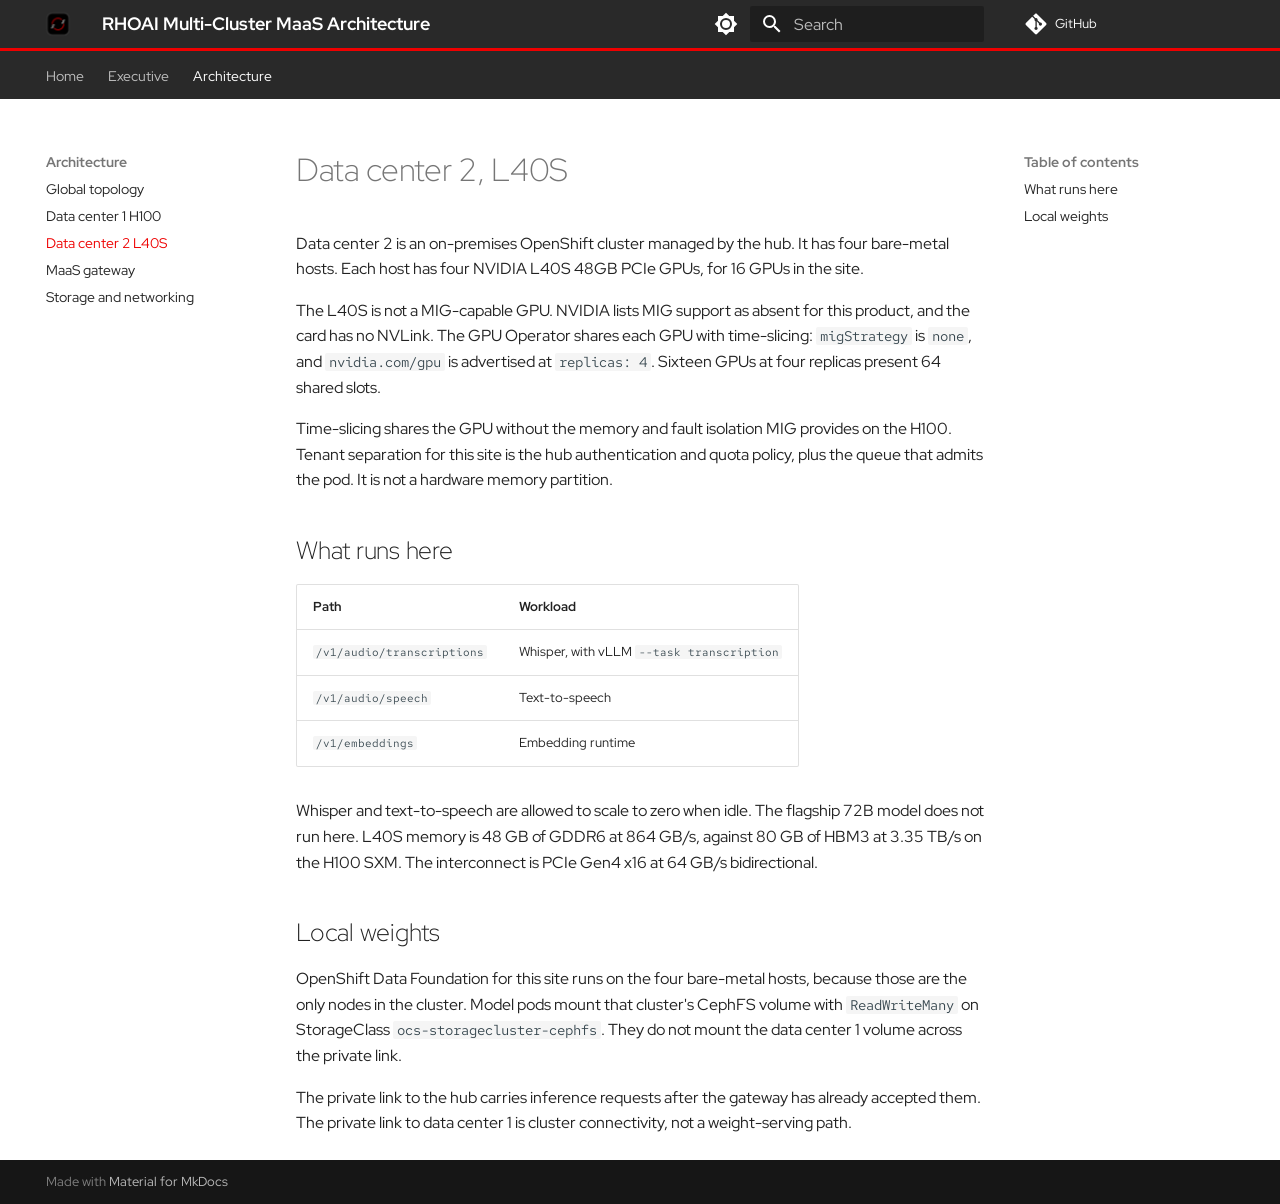
<file: architecture/datacenter-2-l40s/index.html>
<!doctype html>
<html lang="en" class="no-js">
  <head>
    
      <meta charset="utf-8">
      <meta name="viewport" content="width=device-width,initial-scale=1">
      
      
      
        <link rel="canonical" href="https://chrismulderza.github.io/rhoai-multihub-architecture/architecture/datacenter-2-l40s/">
      
      
        <link rel="prev" href="../datacenter-1-h100/">
      
      
        <link rel="next" href="../maas-gateway-kuadrant/">
      
      
        
      
      
      <link rel="icon" href="../../assets/images/openshift.png">
      <meta name="generator" content="mkdocs-1.6.1, mkdocs-material-9.7.7">
    
    
      
        <title>Data center 2 L40S - RHOAI Multi-Cluster MaaS Architecture</title>
      
    
    
      <link rel="stylesheet" href="../../assets/stylesheets/main.ec1eaa64.min.css">
      
        
        <link rel="stylesheet" href="../../assets/stylesheets/palette.ab4e12ef.min.css">
      
      


    
    
      
    
    
      
        
        
        <link rel="preconnect" href="https://fonts.gstatic.com" crossorigin>
        <link rel="stylesheet" href="https://fonts.googleapis.com/css?family=Red+Hat+Display:300,300i,400,400i,700,700i%7CRed+Hat+Mono:400,400i,700,700i&display=fallback">
        <style>:root{--md-text-font:"Red Hat Display";--md-code-font:"Red Hat Mono"}</style>
      
    
    
      <link rel="stylesheet" href="../../stylesheets/redhat_brand.css">
    
    <script>__md_scope=new URL("../..",location),__md_hash=e=>[...e].reduce(((e,_)=>(e<<5)-e+_.charCodeAt(0)),0),__md_get=(e,_=localStorage,t=__md_scope)=>JSON.parse(_.getItem(t.pathname+"."+e)),__md_set=(e,_,t=localStorage,a=__md_scope)=>{try{t.setItem(a.pathname+"."+e,JSON.stringify(_))}catch(e){}}</script>
    
      

    
    
  </head>
  
  
    
    
      
    
    
    
    
    <body dir="ltr" data-md-color-scheme="default" data-md-color-primary="custom" data-md-color-accent="custom">
  
    
    <input class="md-toggle" data-md-toggle="drawer" type="checkbox" id="__drawer" autocomplete="off">
    <input class="md-toggle" data-md-toggle="search" type="checkbox" id="__search" autocomplete="off">
    <label class="md-overlay" for="__drawer"></label>
    <div data-md-component="skip">
      
        
        <a href="#data-center-2-l40s" class="md-skip">
          Skip to content
        </a>
      
    </div>
    <div data-md-component="announce">
      
    </div>
    
    
      

<header class="md-header" data-md-component="header">
  <nav class="md-header__inner md-grid" aria-label="Header">
    <a href="../.." title="RHOAI Multi-Cluster MaaS Architecture" class="md-header__button md-logo" aria-label="RHOAI Multi-Cluster MaaS Architecture" data-md-component="logo">
      
  <img src="../../assets/images/openshift.png" alt="logo">

    </a>
    <label class="md-header__button md-icon" for="__drawer">
      
      <svg xmlns="http://www.w3.org/2000/svg" viewBox="0 0 24 24"><path d="M3 6h18v2H3zm0 5h18v2H3zm0 5h18v2H3z"/></svg>
    </label>
    <div class="md-header__title" data-md-component="header-title">
      <div class="md-header__ellipsis">
        <div class="md-header__topic">
          <span class="md-ellipsis">
            RHOAI Multi-Cluster MaaS Architecture
          </span>
        </div>
        <div class="md-header__topic" data-md-component="header-topic">
          <span class="md-ellipsis">
            
              Data center 2 L40S
            
          </span>
        </div>
      </div>
    </div>
    
      
        <form class="md-header__option" data-md-component="palette">
  
    
    
    
    <input class="md-option" data-md-color-media="" data-md-color-scheme="default" data-md-color-primary="custom" data-md-color-accent="custom"  aria-label="Switch to dark mode"  type="radio" name="__palette" id="__palette_0">
    
      <label class="md-header__button md-icon" title="Switch to dark mode" for="__palette_1" hidden>
        <svg xmlns="http://www.w3.org/2000/svg" viewBox="0 0 24 24"><path d="M12 8a4 4 0 0 0-4 4 4 4 0 0 0 4 4 4 4 0 0 0 4-4 4 4 0 0 0-4-4m0 10a6 6 0 0 1-6-6 6 6 0 0 1 6-6 6 6 0 0 1 6 6 6 6 0 0 1-6 6m8-9.31V4h-4.69L12 .69 8.69 4H4v4.69L.69 12 4 15.31V20h4.69L12 23.31 15.31 20H20v-4.69L23.31 12z"/></svg>
      </label>
    
  
    
    
    
    <input class="md-option" data-md-color-media="" data-md-color-scheme="slate" data-md-color-primary="custom" data-md-color-accent="custom"  aria-label="Switch to light mode"  type="radio" name="__palette" id="__palette_1">
    
      <label class="md-header__button md-icon" title="Switch to light mode" for="__palette_0" hidden>
        <svg xmlns="http://www.w3.org/2000/svg" viewBox="0 0 24 24"><path d="M12 18c-.89 0-1.74-.2-2.5-.55C11.56 16.5 13 14.42 13 12s-1.44-4.5-3.5-5.45C10.26 6.2 11.11 6 12 6a6 6 0 0 1 6 6 6 6 0 0 1-6 6m8-9.31V4h-4.69L12 .69 8.69 4H4v4.69L.69 12 4 15.31V20h4.69L12 23.31 15.31 20H20v-4.69L23.31 12z"/></svg>
      </label>
    
  
</form>
      
    
    
      <script>var palette=__md_get("__palette");if(palette&&palette.color){if("(prefers-color-scheme)"===palette.color.media){var media=matchMedia("(prefers-color-scheme: light)"),input=document.querySelector(media.matches?"[data-md-color-media='(prefers-color-scheme: light)']":"[data-md-color-media='(prefers-color-scheme: dark)']");palette.color.media=input.getAttribute("data-md-color-media"),palette.color.scheme=input.getAttribute("data-md-color-scheme"),palette.color.primary=input.getAttribute("data-md-color-primary"),palette.color.accent=input.getAttribute("data-md-color-accent")}for(var[key,value]of Object.entries(palette.color))document.body.setAttribute("data-md-color-"+key,value)}</script>
    
    
    
      
      
        <label class="md-header__button md-icon" for="__search">
          
          <svg xmlns="http://www.w3.org/2000/svg" viewBox="0 0 24 24"><path d="M9.5 3A6.5 6.5 0 0 1 16 9.5c0 1.61-.59 3.09-1.56 4.23l.27.27h.79l5 5-1.5 1.5-5-5v-.79l-.27-.27A6.52 6.52 0 0 1 9.5 16 6.5 6.5 0 0 1 3 9.5 6.5 6.5 0 0 1 9.5 3m0 2C7 5 5 7 5 9.5S7 14 9.5 14 14 12 14 9.5 12 5 9.5 5"/></svg>
        </label>
        <div class="md-search" data-md-component="search" role="dialog">
  <label class="md-search__overlay" for="__search"></label>
  <div class="md-search__inner" role="search">
    <form class="md-search__form" name="search">
      <input type="text" class="md-search__input" name="query" aria-label="Search" placeholder="Search" autocapitalize="off" autocorrect="off" autocomplete="off" spellcheck="false" data-md-component="search-query" required>
      <label class="md-search__icon md-icon" for="__search">
        
        <svg xmlns="http://www.w3.org/2000/svg" viewBox="0 0 24 24"><path d="M9.5 3A6.5 6.5 0 0 1 16 9.5c0 1.61-.59 3.09-1.56 4.23l.27.27h.79l5 5-1.5 1.5-5-5v-.79l-.27-.27A6.52 6.52 0 0 1 9.5 16 6.5 6.5 0 0 1 3 9.5 6.5 6.5 0 0 1 9.5 3m0 2C7 5 5 7 5 9.5S7 14 9.5 14 14 12 14 9.5 12 5 9.5 5"/></svg>
        
        <svg xmlns="http://www.w3.org/2000/svg" viewBox="0 0 24 24"><path d="M20 11v2H8l5.5 5.5-1.42 1.42L4.16 12l7.92-7.92L13.5 5.5 8 11z"/></svg>
      </label>
      <nav class="md-search__options" aria-label="Search">
        
        <button type="reset" class="md-search__icon md-icon" title="Clear" aria-label="Clear" tabindex="-1">
          
          <svg xmlns="http://www.w3.org/2000/svg" viewBox="0 0 24 24"><path d="M19 6.41 17.59 5 12 10.59 6.41 5 5 6.41 10.59 12 5 17.59 6.41 19 12 13.41 17.59 19 19 17.59 13.41 12z"/></svg>
        </button>
      </nav>
      
    </form>
    <div class="md-search__output">
      <div class="md-search__scrollwrap" tabindex="0" data-md-scrollfix>
        <div class="md-search-result" data-md-component="search-result">
          <div class="md-search-result__meta">
            Initializing search
          </div>
          <ol class="md-search-result__list" role="presentation"></ol>
        </div>
      </div>
    </div>
  </div>
</div>
      
    
    
      <div class="md-header__source">
        <a href="https://github.com/chrismulderza/rhoai-multihub-architecture" title="Go to repository" class="md-source" data-md-component="source">
  <div class="md-source__icon md-icon">
    
    <svg xmlns="http://www.w3.org/2000/svg" viewBox="0 0 448 512"><!--! Font Awesome Free 7.1.0 by @fontawesome - https://fontawesome.com License - https://fontawesome.com/license/free (Icons: CC BY 4.0, Fonts: SIL OFL 1.1, Code: MIT License) Copyright 2025 Fonticons, Inc.--><path d="M439.6 236.1 244 40.5c-5.4-5.5-12.8-8.5-20.4-8.5s-15 3-20.4 8.4L162.5 81l51.5 51.5c27.1-9.1 52.7 16.8 43.4 43.7l49.7 49.7c34.2-11.8 61.2 31 35.5 56.7-26.5 26.5-70.2-2.9-56-37.3L240.3 199v121.9c25.3 12.5 22.3 41.8 9.1 55-6.4 6.4-15.2 10.1-24.3 10.1s-17.8-3.6-24.3-10.1c-17.6-17.6-11.1-46.9 11.2-56v-123c-20.8-8.5-24.6-30.7-18.6-45L142.6 101 8.5 235.1C3 240.6 0 247.9 0 255.5s3 15 8.5 20.4l195.6 195.7c5.4 5.4 12.7 8.4 20.4 8.4s15-3 20.4-8.4l194.7-194.7c5.4-5.4 8.4-12.8 8.4-20.4s-3-15-8.4-20.4"/></svg>
  </div>
  <div class="md-source__repository">
    GitHub
  </div>
</a>
      </div>
    
  </nav>
  
</header>
    
    <div class="md-container" data-md-component="container">
      
      
        
          
            
<nav class="md-tabs" aria-label="Tabs" data-md-component="tabs">
  <div class="md-grid">
    <ul class="md-tabs__list">
      
        
  
  
  
  
    <li class="md-tabs__item">
      <a href="../.." class="md-tabs__link">
        
  
  
    
  
  Home

      </a>
    </li>
  

      
        
  
  
  
  
    
    
      <li class="md-tabs__item">
        <a href="../../executive/executive-summary/" class="md-tabs__link">
          
  
  
  Executive

        </a>
      </li>
    
  

      
        
  
  
  
    
  
  
    
    
      <li class="md-tabs__item md-tabs__item--active">
        <a href="../global-topology/" class="md-tabs__link">
          
  
  
  Architecture

        </a>
      </li>
    
  

      
    </ul>
  </div>
</nav>
          
        
      
      <main class="md-main" data-md-component="main">
        <div class="md-main__inner md-grid">
          
            
              
              <div class="md-sidebar md-sidebar--primary" data-md-component="sidebar" data-md-type="navigation" >
                <div class="md-sidebar__scrollwrap">
                  <div class="md-sidebar__inner">
                    


  


<nav class="md-nav md-nav--primary md-nav--lifted" aria-label="Navigation" data-md-level="0">
  <label class="md-nav__title" for="__drawer">
    <a href="../.." title="RHOAI Multi-Cluster MaaS Architecture" class="md-nav__button md-logo" aria-label="RHOAI Multi-Cluster MaaS Architecture" data-md-component="logo">
      
  <img src="../../assets/images/openshift.png" alt="logo">

    </a>
    RHOAI Multi-Cluster MaaS Architecture
  </label>
  
    <div class="md-nav__source">
      <a href="https://github.com/chrismulderza/rhoai-multihub-architecture" title="Go to repository" class="md-source" data-md-component="source">
  <div class="md-source__icon md-icon">
    
    <svg xmlns="http://www.w3.org/2000/svg" viewBox="0 0 448 512"><!--! Font Awesome Free 7.1.0 by @fontawesome - https://fontawesome.com License - https://fontawesome.com/license/free (Icons: CC BY 4.0, Fonts: SIL OFL 1.1, Code: MIT License) Copyright 2025 Fonticons, Inc.--><path d="M439.6 236.1 244 40.5c-5.4-5.5-12.8-8.5-20.4-8.5s-15 3-20.4 8.4L162.5 81l51.5 51.5c27.1-9.1 52.7 16.8 43.4 43.7l49.7 49.7c34.2-11.8 61.2 31 35.5 56.7-26.5 26.5-70.2-2.9-56-37.3L240.3 199v121.9c25.3 12.5 22.3 41.8 9.1 55-6.4 6.4-15.2 10.1-24.3 10.1s-17.8-3.6-24.3-10.1c-17.6-17.6-11.1-46.9 11.2-56v-123c-20.8-8.5-24.6-30.7-18.6-45L142.6 101 8.5 235.1C3 240.6 0 247.9 0 255.5s3 15 8.5 20.4l195.6 195.7c5.4 5.4 12.7 8.4 20.4 8.4s15-3 20.4-8.4l194.7-194.7c5.4-5.4 8.4-12.8 8.4-20.4s-3-15-8.4-20.4"/></svg>
  </div>
  <div class="md-source__repository">
    GitHub
  </div>
</a>
    </div>
  
  <ul class="md-nav__list" data-md-scrollfix>
    
      
      
  
  
  
  
    <li class="md-nav__item">
      <a href="../.." class="md-nav__link">
        
  
  
  <span class="md-ellipsis">
    
  
    Home
  

    
  </span>
  
  

      </a>
    </li>
  

    
      
      
  
  
  
  
    
    
    
    
      
      
        
      
    
    
    <li class="md-nav__item md-nav__item--nested">
      
        
        
          
        
        <input class="md-nav__toggle md-toggle md-toggle--indeterminate" type="checkbox" id="__nav_2" >
        
          
          <label class="md-nav__link" for="__nav_2" id="__nav_2_label" tabindex="0">
            
  
  
  <span class="md-ellipsis">
    
  
    Executive
  

    
  </span>
  
  

            <span class="md-nav__icon md-icon"></span>
          </label>
        
        <nav class="md-nav" data-md-level="1" aria-labelledby="__nav_2_label" aria-expanded="false">
          <label class="md-nav__title" for="__nav_2">
            <span class="md-nav__icon md-icon"></span>
            
  
    Executive
  

          </label>
          <ul class="md-nav__list" data-md-scrollfix>
            
              
                
  
  
  
  
    <li class="md-nav__item">
      <a href="../../executive/executive-summary/" class="md-nav__link">
        
  
  
  <span class="md-ellipsis">
    
  
    Executive summary
  

    
  </span>
  
  

      </a>
    </li>
  

              
            
              
                
  
  
  
  
    <li class="md-nav__item">
      <a href="../../executive/business-value-tco/" class="md-nav__link">
        
  
  
  <span class="md-ellipsis">
    
  
    Business value and TCO
  

    
  </span>
  
  

      </a>
    </li>
  

              
            
              
                
  
  
  
  
    <li class="md-nav__item">
      <a href="../../executive/sla-dr-strategy/" class="md-nav__link">
        
  
  
  <span class="md-ellipsis">
    
  
    SLA and disaster recovery
  

    
  </span>
  
  

      </a>
    </li>
  

              
            
          </ul>
        </nav>
      
    </li>
  

    
      
      
  
  
    
  
  
  
    
    
    
    
      
        
        
      
      
        
      
    
    
    <li class="md-nav__item md-nav__item--active md-nav__item--section md-nav__item--nested">
      
        
        
        <input class="md-nav__toggle md-toggle " type="checkbox" id="__nav_3" checked>
        
          
          <label class="md-nav__link" for="__nav_3" id="__nav_3_label" tabindex="">
            
  
  
  <span class="md-ellipsis">
    
  
    Architecture
  

    
  </span>
  
  

            <span class="md-nav__icon md-icon"></span>
          </label>
        
        <nav class="md-nav" data-md-level="1" aria-labelledby="__nav_3_label" aria-expanded="true">
          <label class="md-nav__title" for="__nav_3">
            <span class="md-nav__icon md-icon"></span>
            
  
    Architecture
  

          </label>
          <ul class="md-nav__list" data-md-scrollfix>
            
              
                
  
  
  
  
    <li class="md-nav__item">
      <a href="../global-topology/" class="md-nav__link">
        
  
  
  <span class="md-ellipsis">
    
  
    Global topology
  

    
  </span>
  
  

      </a>
    </li>
  

              
            
              
                
  
  
  
  
    <li class="md-nav__item">
      <a href="../datacenter-1-h100/" class="md-nav__link">
        
  
  
  <span class="md-ellipsis">
    
  
    Data center 1 H100
  

    
  </span>
  
  

      </a>
    </li>
  

              
            
              
                
  
  
    
  
  
  
    <li class="md-nav__item md-nav__item--active">
      
      <input class="md-nav__toggle md-toggle" type="checkbox" id="__toc">
      
      
        
      
      
        <label class="md-nav__link md-nav__link--active" for="__toc">
          
  
  
  <span class="md-ellipsis">
    
  
    Data center 2 L40S
  

    
  </span>
  
  

          <span class="md-nav__icon md-icon"></span>
        </label>
      
      <a href="./" class="md-nav__link md-nav__link--active">
        
  
  
  <span class="md-ellipsis">
    
  
    Data center 2 L40S
  

    
  </span>
  
  

      </a>
      
        

<nav class="md-nav md-nav--secondary" aria-label="Table of contents">
  
  
  
    
  
  
    <label class="md-nav__title" for="__toc">
      <span class="md-nav__icon md-icon"></span>
      Table of contents
    </label>
    <ul class="md-nav__list" data-md-component="toc" data-md-scrollfix>
      
        <li class="md-nav__item">
  <a href="#what-runs-here" class="md-nav__link">
    <span class="md-ellipsis">
      
        What runs here
      
    </span>
  </a>
  
</li>
      
        <li class="md-nav__item">
  <a href="#local-weights" class="md-nav__link">
    <span class="md-ellipsis">
      
        Local weights
      
    </span>
  </a>
  
</li>
      
    </ul>
  
</nav>
      
    </li>
  

              
            
              
                
  
  
  
  
    <li class="md-nav__item">
      <a href="../maas-gateway-kuadrant/" class="md-nav__link">
        
  
  
  <span class="md-ellipsis">
    
  
    MaaS gateway
  

    
  </span>
  
  

      </a>
    </li>
  

              
            
              
                
  
  
  
  
    <li class="md-nav__item">
      <a href="../storage-networking/" class="md-nav__link">
        
  
  
  <span class="md-ellipsis">
    
  
    Storage and networking
  

    
  </span>
  
  

      </a>
    </li>
  

              
            
          </ul>
        </nav>
      
    </li>
  

    
  </ul>
</nav>
                  </div>
                </div>
              </div>
            
            
              
              <div class="md-sidebar md-sidebar--secondary" data-md-component="sidebar" data-md-type="toc" >
                <div class="md-sidebar__scrollwrap">
                  <div class="md-sidebar__inner">
                    

<nav class="md-nav md-nav--secondary" aria-label="Table of contents">
  
  
  
    
  
  
    <label class="md-nav__title" for="__toc">
      <span class="md-nav__icon md-icon"></span>
      Table of contents
    </label>
    <ul class="md-nav__list" data-md-component="toc" data-md-scrollfix>
      
        <li class="md-nav__item">
  <a href="#what-runs-here" class="md-nav__link">
    <span class="md-ellipsis">
      
        What runs here
      
    </span>
  </a>
  
</li>
      
        <li class="md-nav__item">
  <a href="#local-weights" class="md-nav__link">
    <span class="md-ellipsis">
      
        Local weights
      
    </span>
  </a>
  
</li>
      
    </ul>
  
</nav>
                  </div>
                </div>
              </div>
            
          
          
            <div class="md-content" data-md-component="content">
              
              <article class="md-content__inner md-typeset">
                
                  


  
  


<h1 id="data-center-2-l40s">Data center 2, L40S</h1>
<p>Data center 2 is an on-premises OpenShift cluster managed by the hub. It has four bare-metal hosts. Each host has four NVIDIA L40S 48GB PCIe GPUs, for 16 GPUs in the site.</p>
<p>The L40S is not a MIG-capable GPU. NVIDIA lists MIG support as absent for this product, and the card has no NVLink. The GPU Operator shares each GPU with time-slicing: <code>migStrategy</code> is <code>none</code>, and <code>nvidia.com/gpu</code> is advertised at <code>replicas: 4</code>. Sixteen GPUs at four replicas present 64 shared slots.</p>
<p>Time-slicing shares the GPU without the memory and fault isolation MIG provides on the H100. Tenant separation for this site is the hub authentication and quota policy, plus the queue that admits the pod. It is not a hardware memory partition.</p>
<h2 id="what-runs-here">What runs here</h2>
<table>
<thead>
<tr>
<th>Path</th>
<th>Workload</th>
</tr>
</thead>
<tbody>
<tr>
<td><code>/v1/audio/transcriptions</code></td>
<td>Whisper, with vLLM <code>--task transcription</code></td>
</tr>
<tr>
<td><code>/v1/audio/speech</code></td>
<td>Text-to-speech</td>
</tr>
<tr>
<td><code>/v1/embeddings</code></td>
<td>Embedding runtime</td>
</tr>
</tbody>
</table>
<p>Whisper and text-to-speech are allowed to scale to zero when idle. The flagship 72B model does not run here. L40S memory is 48 GB of GDDR6 at 864 GB/s, against 80 GB of HBM3 at 3.35 TB/s on the H100 SXM. The interconnect is PCIe Gen4 x16 at 64 GB/s bidirectional.</p>
<h2 id="local-weights">Local weights</h2>
<p>OpenShift Data Foundation for this site runs on the four bare-metal hosts, because those are the only nodes in the cluster. Model pods mount that cluster's CephFS volume with <code>ReadWriteMany</code> on StorageClass <code>ocs-storagecluster-cephfs</code>. They do not mount the data center 1 volume across the private link.</p>
<p>The private link to the hub carries inference requests after the gateway has already accepted them. The private link to data center 1 is cluster connectivity, not a weight-serving path.</p>












                
              </article>
            </div>
          
          
  <script>var tabs=__md_get("__tabs");if(Array.isArray(tabs))e:for(var set of document.querySelectorAll(".tabbed-set")){var labels=set.querySelector(".tabbed-labels");for(var tab of tabs)for(var label of labels.getElementsByTagName("label"))if(label.innerText.trim()===tab){var input=document.getElementById(label.htmlFor);input.checked=!0;continue e}}</script>

<script>var target=document.getElementById(location.hash.slice(1));target&&target.name&&(target.checked=target.name.startsWith("__tabbed_"))</script>
        </div>
        
          <button type="button" class="md-top md-icon" data-md-component="top" hidden>
  
  <svg xmlns="http://www.w3.org/2000/svg" viewBox="0 0 24 24"><path d="M13 20h-2V8l-5.5 5.5-1.42-1.42L12 4.16l7.92 7.92-1.42 1.42L13 8z"/></svg>
  Back to top
</button>
        
      </main>
      
        <footer class="md-footer">
  
  <div class="md-footer-meta md-typeset">
    <div class="md-footer-meta__inner md-grid">
      <div class="md-copyright">
  
  
    Made with
    <a href="https://squidfunk.github.io/mkdocs-material/" target="_blank" rel="noopener">
      Material for MkDocs
    </a>
  
</div>
      
    </div>
  </div>
</footer>
      
    </div>
    <div class="md-dialog" data-md-component="dialog">
      <div class="md-dialog__inner md-typeset"></div>
    </div>
    
    
    
      
      
      <script id="__config" type="application/json">{"annotate": null, "base": "../..", "features": ["navigation.instant", "navigation.tracking", "navigation.tabs", "navigation.sections", "navigation.expand", "navigation.top", "toc.follow", "content.code.copy", "content.tabs.link"], "search": "../../assets/javascripts/workers/search.2c215733.min.js", "tags": null, "translations": {"clipboard.copied": "Copied to clipboard", "clipboard.copy": "Copy to clipboard", "search.result.more.one": "1 more on this page", "search.result.more.other": "# more on this page", "search.result.none": "No matching documents", "search.result.one": "1 matching document", "search.result.other": "# matching documents", "search.result.placeholder": "Type to start searching", "search.result.term.missing": "Missing", "select.version": "Select version"}, "version": null}</script>
    
    
      <script src="../../assets/javascripts/bundle.d7400e89.min.js"></script>
      
    
  </body>
</html>
</file>
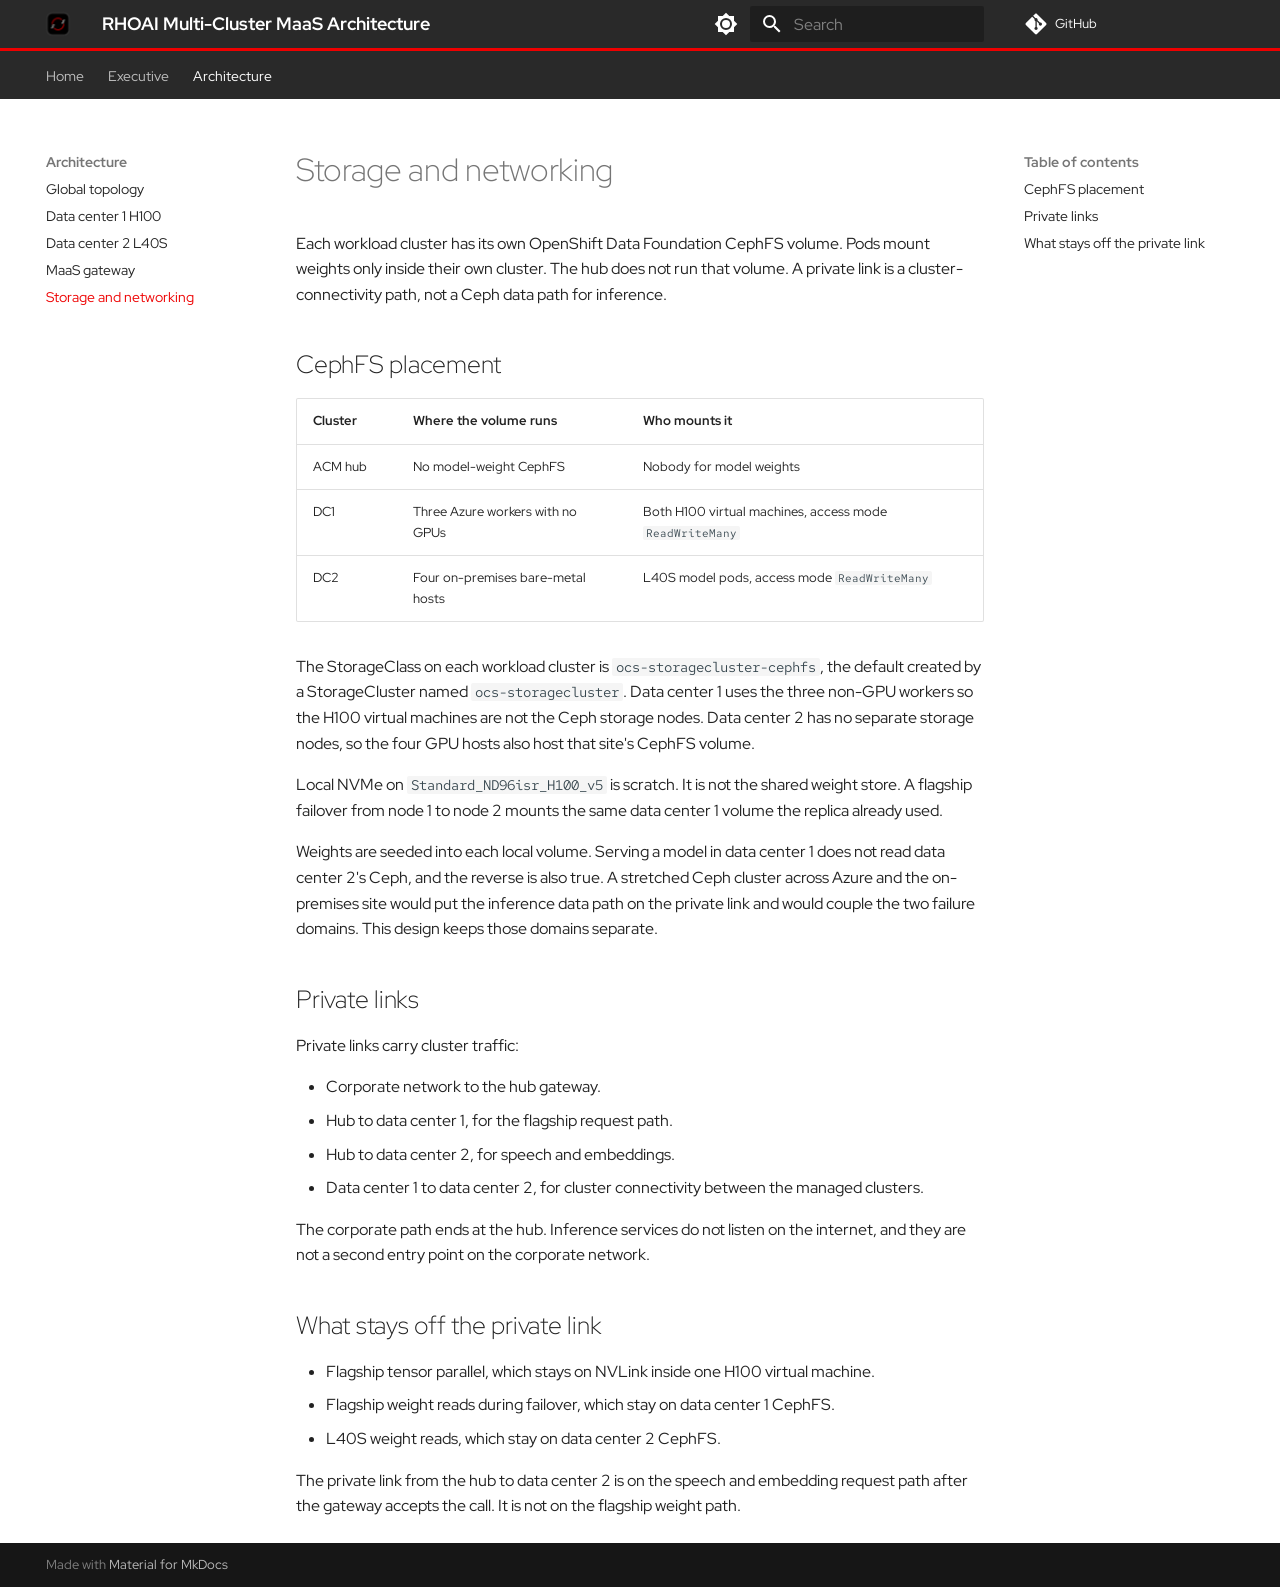
<file: architecture/storage-networking/index.html>
<!doctype html>
<html lang="en" class="no-js">
  <head>
    
      <meta charset="utf-8">
      <meta name="viewport" content="width=device-width,initial-scale=1">
      
      
      
        <link rel="canonical" href="https://chrismulderza.github.io/rhoai-multihub-architecture/architecture/storage-networking/">
      
      
        <link rel="prev" href="../maas-gateway-kuadrant/">
      
      
      
        
      
      
      <link rel="icon" href="../../assets/images/openshift.png">
      <meta name="generator" content="mkdocs-1.6.1, mkdocs-material-9.7.7">
    
    
      
        <title>Storage and networking - RHOAI Multi-Cluster MaaS Architecture</title>
      
    
    
      <link rel="stylesheet" href="../../assets/stylesheets/main.ec1eaa64.min.css">
      
        
        <link rel="stylesheet" href="../../assets/stylesheets/palette.ab4e12ef.min.css">
      
      


    
    
      
    
    
      
        
        
        <link rel="preconnect" href="https://fonts.gstatic.com" crossorigin>
        <link rel="stylesheet" href="https://fonts.googleapis.com/css?family=Red+Hat+Display:300,300i,400,400i,700,700i%7CRed+Hat+Mono:400,400i,700,700i&display=fallback">
        <style>:root{--md-text-font:"Red Hat Display";--md-code-font:"Red Hat Mono"}</style>
      
    
    
      <link rel="stylesheet" href="../../stylesheets/redhat_brand.css">
    
    <script>__md_scope=new URL("../..",location),__md_hash=e=>[...e].reduce(((e,_)=>(e<<5)-e+_.charCodeAt(0)),0),__md_get=(e,_=localStorage,t=__md_scope)=>JSON.parse(_.getItem(t.pathname+"."+e)),__md_set=(e,_,t=localStorage,a=__md_scope)=>{try{t.setItem(a.pathname+"."+e,JSON.stringify(_))}catch(e){}}</script>
    
      

    
    
  </head>
  
  
    
    
      
    
    
    
    
    <body dir="ltr" data-md-color-scheme="default" data-md-color-primary="custom" data-md-color-accent="custom">
  
    
    <input class="md-toggle" data-md-toggle="drawer" type="checkbox" id="__drawer" autocomplete="off">
    <input class="md-toggle" data-md-toggle="search" type="checkbox" id="__search" autocomplete="off">
    <label class="md-overlay" for="__drawer"></label>
    <div data-md-component="skip">
      
        
        <a href="#storage-and-networking" class="md-skip">
          Skip to content
        </a>
      
    </div>
    <div data-md-component="announce">
      
    </div>
    
    
      

<header class="md-header" data-md-component="header">
  <nav class="md-header__inner md-grid" aria-label="Header">
    <a href="../.." title="RHOAI Multi-Cluster MaaS Architecture" class="md-header__button md-logo" aria-label="RHOAI Multi-Cluster MaaS Architecture" data-md-component="logo">
      
  <img src="../../assets/images/openshift.png" alt="logo">

    </a>
    <label class="md-header__button md-icon" for="__drawer">
      
      <svg xmlns="http://www.w3.org/2000/svg" viewBox="0 0 24 24"><path d="M3 6h18v2H3zm0 5h18v2H3zm0 5h18v2H3z"/></svg>
    </label>
    <div class="md-header__title" data-md-component="header-title">
      <div class="md-header__ellipsis">
        <div class="md-header__topic">
          <span class="md-ellipsis">
            RHOAI Multi-Cluster MaaS Architecture
          </span>
        </div>
        <div class="md-header__topic" data-md-component="header-topic">
          <span class="md-ellipsis">
            
              Storage and networking
            
          </span>
        </div>
      </div>
    </div>
    
      
        <form class="md-header__option" data-md-component="palette">
  
    
    
    
    <input class="md-option" data-md-color-media="" data-md-color-scheme="default" data-md-color-primary="custom" data-md-color-accent="custom"  aria-label="Switch to dark mode"  type="radio" name="__palette" id="__palette_0">
    
      <label class="md-header__button md-icon" title="Switch to dark mode" for="__palette_1" hidden>
        <svg xmlns="http://www.w3.org/2000/svg" viewBox="0 0 24 24"><path d="M12 8a4 4 0 0 0-4 4 4 4 0 0 0 4 4 4 4 0 0 0 4-4 4 4 0 0 0-4-4m0 10a6 6 0 0 1-6-6 6 6 0 0 1 6-6 6 6 0 0 1 6 6 6 6 0 0 1-6 6m8-9.31V4h-4.69L12 .69 8.69 4H4v4.69L.69 12 4 15.31V20h4.69L12 23.31 15.31 20H20v-4.69L23.31 12z"/></svg>
      </label>
    
  
    
    
    
    <input class="md-option" data-md-color-media="" data-md-color-scheme="slate" data-md-color-primary="custom" data-md-color-accent="custom"  aria-label="Switch to light mode"  type="radio" name="__palette" id="__palette_1">
    
      <label class="md-header__button md-icon" title="Switch to light mode" for="__palette_0" hidden>
        <svg xmlns="http://www.w3.org/2000/svg" viewBox="0 0 24 24"><path d="M12 18c-.89 0-1.74-.2-2.5-.55C11.56 16.5 13 14.42 13 12s-1.44-4.5-3.5-5.45C10.26 6.2 11.11 6 12 6a6 6 0 0 1 6 6 6 6 0 0 1-6 6m8-9.31V4h-4.69L12 .69 8.69 4H4v4.69L.69 12 4 15.31V20h4.69L12 23.31 15.31 20H20v-4.69L23.31 12z"/></svg>
      </label>
    
  
</form>
      
    
    
      <script>var palette=__md_get("__palette");if(palette&&palette.color){if("(prefers-color-scheme)"===palette.color.media){var media=matchMedia("(prefers-color-scheme: light)"),input=document.querySelector(media.matches?"[data-md-color-media='(prefers-color-scheme: light)']":"[data-md-color-media='(prefers-color-scheme: dark)']");palette.color.media=input.getAttribute("data-md-color-media"),palette.color.scheme=input.getAttribute("data-md-color-scheme"),palette.color.primary=input.getAttribute("data-md-color-primary"),palette.color.accent=input.getAttribute("data-md-color-accent")}for(var[key,value]of Object.entries(palette.color))document.body.setAttribute("data-md-color-"+key,value)}</script>
    
    
    
      
      
        <label class="md-header__button md-icon" for="__search">
          
          <svg xmlns="http://www.w3.org/2000/svg" viewBox="0 0 24 24"><path d="M9.5 3A6.5 6.5 0 0 1 16 9.5c0 1.61-.59 3.09-1.56 4.23l.27.27h.79l5 5-1.5 1.5-5-5v-.79l-.27-.27A6.52 6.52 0 0 1 9.5 16 6.5 6.5 0 0 1 3 9.5 6.5 6.5 0 0 1 9.5 3m0 2C7 5 5 7 5 9.5S7 14 9.5 14 14 12 14 9.5 12 5 9.5 5"/></svg>
        </label>
        <div class="md-search" data-md-component="search" role="dialog">
  <label class="md-search__overlay" for="__search"></label>
  <div class="md-search__inner" role="search">
    <form class="md-search__form" name="search">
      <input type="text" class="md-search__input" name="query" aria-label="Search" placeholder="Search" autocapitalize="off" autocorrect="off" autocomplete="off" spellcheck="false" data-md-component="search-query" required>
      <label class="md-search__icon md-icon" for="__search">
        
        <svg xmlns="http://www.w3.org/2000/svg" viewBox="0 0 24 24"><path d="M9.5 3A6.5 6.5 0 0 1 16 9.5c0 1.61-.59 3.09-1.56 4.23l.27.27h.79l5 5-1.5 1.5-5-5v-.79l-.27-.27A6.52 6.52 0 0 1 9.5 16 6.5 6.5 0 0 1 3 9.5 6.5 6.5 0 0 1 9.5 3m0 2C7 5 5 7 5 9.5S7 14 9.5 14 14 12 14 9.5 12 5 9.5 5"/></svg>
        
        <svg xmlns="http://www.w3.org/2000/svg" viewBox="0 0 24 24"><path d="M20 11v2H8l5.5 5.5-1.42 1.42L4.16 12l7.92-7.92L13.5 5.5 8 11z"/></svg>
      </label>
      <nav class="md-search__options" aria-label="Search">
        
        <button type="reset" class="md-search__icon md-icon" title="Clear" aria-label="Clear" tabindex="-1">
          
          <svg xmlns="http://www.w3.org/2000/svg" viewBox="0 0 24 24"><path d="M19 6.41 17.59 5 12 10.59 6.41 5 5 6.41 10.59 12 5 17.59 6.41 19 12 13.41 17.59 19 19 17.59 13.41 12z"/></svg>
        </button>
      </nav>
      
    </form>
    <div class="md-search__output">
      <div class="md-search__scrollwrap" tabindex="0" data-md-scrollfix>
        <div class="md-search-result" data-md-component="search-result">
          <div class="md-search-result__meta">
            Initializing search
          </div>
          <ol class="md-search-result__list" role="presentation"></ol>
        </div>
      </div>
    </div>
  </div>
</div>
      
    
    
      <div class="md-header__source">
        <a href="https://github.com/chrismulderza/rhoai-multihub-architecture" title="Go to repository" class="md-source" data-md-component="source">
  <div class="md-source__icon md-icon">
    
    <svg xmlns="http://www.w3.org/2000/svg" viewBox="0 0 448 512"><!--! Font Awesome Free 7.1.0 by @fontawesome - https://fontawesome.com License - https://fontawesome.com/license/free (Icons: CC BY 4.0, Fonts: SIL OFL 1.1, Code: MIT License) Copyright 2025 Fonticons, Inc.--><path d="M439.6 236.1 244 40.5c-5.4-5.5-12.8-8.5-20.4-8.5s-15 3-20.4 8.4L162.5 81l51.5 51.5c27.1-9.1 52.7 16.8 43.4 43.7l49.7 49.7c34.2-11.8 61.2 31 35.5 56.7-26.5 26.5-70.2-2.9-56-37.3L240.3 199v121.9c25.3 12.5 22.3 41.8 9.1 55-6.4 6.4-15.2 10.1-24.3 10.1s-17.8-3.6-24.3-10.1c-17.6-17.6-11.1-46.9 11.2-56v-123c-20.8-8.5-24.6-30.7-18.6-45L142.6 101 8.5 235.1C3 240.6 0 247.9 0 255.5s3 15 8.5 20.4l195.6 195.7c5.4 5.4 12.7 8.4 20.4 8.4s15-3 20.4-8.4l194.7-194.7c5.4-5.4 8.4-12.8 8.4-20.4s-3-15-8.4-20.4"/></svg>
  </div>
  <div class="md-source__repository">
    GitHub
  </div>
</a>
      </div>
    
  </nav>
  
</header>
    
    <div class="md-container" data-md-component="container">
      
      
        
          
            
<nav class="md-tabs" aria-label="Tabs" data-md-component="tabs">
  <div class="md-grid">
    <ul class="md-tabs__list">
      
        
  
  
  
  
    <li class="md-tabs__item">
      <a href="../.." class="md-tabs__link">
        
  
  
    
  
  Home

      </a>
    </li>
  

      
        
  
  
  
  
    
    
      <li class="md-tabs__item">
        <a href="../../executive/executive-summary/" class="md-tabs__link">
          
  
  
  Executive

        </a>
      </li>
    
  

      
        
  
  
  
    
  
  
    
    
      <li class="md-tabs__item md-tabs__item--active">
        <a href="../global-topology/" class="md-tabs__link">
          
  
  
  Architecture

        </a>
      </li>
    
  

      
    </ul>
  </div>
</nav>
          
        
      
      <main class="md-main" data-md-component="main">
        <div class="md-main__inner md-grid">
          
            
              
              <div class="md-sidebar md-sidebar--primary" data-md-component="sidebar" data-md-type="navigation" >
                <div class="md-sidebar__scrollwrap">
                  <div class="md-sidebar__inner">
                    


  


<nav class="md-nav md-nav--primary md-nav--lifted" aria-label="Navigation" data-md-level="0">
  <label class="md-nav__title" for="__drawer">
    <a href="../.." title="RHOAI Multi-Cluster MaaS Architecture" class="md-nav__button md-logo" aria-label="RHOAI Multi-Cluster MaaS Architecture" data-md-component="logo">
      
  <img src="../../assets/images/openshift.png" alt="logo">

    </a>
    RHOAI Multi-Cluster MaaS Architecture
  </label>
  
    <div class="md-nav__source">
      <a href="https://github.com/chrismulderza/rhoai-multihub-architecture" title="Go to repository" class="md-source" data-md-component="source">
  <div class="md-source__icon md-icon">
    
    <svg xmlns="http://www.w3.org/2000/svg" viewBox="0 0 448 512"><!--! Font Awesome Free 7.1.0 by @fontawesome - https://fontawesome.com License - https://fontawesome.com/license/free (Icons: CC BY 4.0, Fonts: SIL OFL 1.1, Code: MIT License) Copyright 2025 Fonticons, Inc.--><path d="M439.6 236.1 244 40.5c-5.4-5.5-12.8-8.5-20.4-8.5s-15 3-20.4 8.4L162.5 81l51.5 51.5c27.1-9.1 52.7 16.8 43.4 43.7l49.7 49.7c34.2-11.8 61.2 31 35.5 56.7-26.5 26.5-70.2-2.9-56-37.3L240.3 199v121.9c25.3 12.5 22.3 41.8 9.1 55-6.4 6.4-15.2 10.1-24.3 10.1s-17.8-3.6-24.3-10.1c-17.6-17.6-11.1-46.9 11.2-56v-123c-20.8-8.5-24.6-30.7-18.6-45L142.6 101 8.5 235.1C3 240.6 0 247.9 0 255.5s3 15 8.5 20.4l195.6 195.7c5.4 5.4 12.7 8.4 20.4 8.4s15-3 20.4-8.4l194.7-194.7c5.4-5.4 8.4-12.8 8.4-20.4s-3-15-8.4-20.4"/></svg>
  </div>
  <div class="md-source__repository">
    GitHub
  </div>
</a>
    </div>
  
  <ul class="md-nav__list" data-md-scrollfix>
    
      
      
  
  
  
  
    <li class="md-nav__item">
      <a href="../.." class="md-nav__link">
        
  
  
  <span class="md-ellipsis">
    
  
    Home
  

    
  </span>
  
  

      </a>
    </li>
  

    
      
      
  
  
  
  
    
    
    
    
      
      
        
      
    
    
    <li class="md-nav__item md-nav__item--nested">
      
        
        
          
        
        <input class="md-nav__toggle md-toggle md-toggle--indeterminate" type="checkbox" id="__nav_2" >
        
          
          <label class="md-nav__link" for="__nav_2" id="__nav_2_label" tabindex="0">
            
  
  
  <span class="md-ellipsis">
    
  
    Executive
  

    
  </span>
  
  

            <span class="md-nav__icon md-icon"></span>
          </label>
        
        <nav class="md-nav" data-md-level="1" aria-labelledby="__nav_2_label" aria-expanded="false">
          <label class="md-nav__title" for="__nav_2">
            <span class="md-nav__icon md-icon"></span>
            
  
    Executive
  

          </label>
          <ul class="md-nav__list" data-md-scrollfix>
            
              
                
  
  
  
  
    <li class="md-nav__item">
      <a href="../../executive/executive-summary/" class="md-nav__link">
        
  
  
  <span class="md-ellipsis">
    
  
    Executive summary
  

    
  </span>
  
  

      </a>
    </li>
  

              
            
              
                
  
  
  
  
    <li class="md-nav__item">
      <a href="../../executive/business-value-tco/" class="md-nav__link">
        
  
  
  <span class="md-ellipsis">
    
  
    Business value and TCO
  

    
  </span>
  
  

      </a>
    </li>
  

              
            
              
                
  
  
  
  
    <li class="md-nav__item">
      <a href="../../executive/sla-dr-strategy/" class="md-nav__link">
        
  
  
  <span class="md-ellipsis">
    
  
    SLA and disaster recovery
  

    
  </span>
  
  

      </a>
    </li>
  

              
            
          </ul>
        </nav>
      
    </li>
  

    
      
      
  
  
    
  
  
  
    
    
    
    
      
        
        
      
      
        
      
    
    
    <li class="md-nav__item md-nav__item--active md-nav__item--section md-nav__item--nested">
      
        
        
        <input class="md-nav__toggle md-toggle " type="checkbox" id="__nav_3" checked>
        
          
          <label class="md-nav__link" for="__nav_3" id="__nav_3_label" tabindex="">
            
  
  
  <span class="md-ellipsis">
    
  
    Architecture
  

    
  </span>
  
  

            <span class="md-nav__icon md-icon"></span>
          </label>
        
        <nav class="md-nav" data-md-level="1" aria-labelledby="__nav_3_label" aria-expanded="true">
          <label class="md-nav__title" for="__nav_3">
            <span class="md-nav__icon md-icon"></span>
            
  
    Architecture
  

          </label>
          <ul class="md-nav__list" data-md-scrollfix>
            
              
                
  
  
  
  
    <li class="md-nav__item">
      <a href="../global-topology/" class="md-nav__link">
        
  
  
  <span class="md-ellipsis">
    
  
    Global topology
  

    
  </span>
  
  

      </a>
    </li>
  

              
            
              
                
  
  
  
  
    <li class="md-nav__item">
      <a href="../datacenter-1-h100/" class="md-nav__link">
        
  
  
  <span class="md-ellipsis">
    
  
    Data center 1 H100
  

    
  </span>
  
  

      </a>
    </li>
  

              
            
              
                
  
  
  
  
    <li class="md-nav__item">
      <a href="../datacenter-2-l40s/" class="md-nav__link">
        
  
  
  <span class="md-ellipsis">
    
  
    Data center 2 L40S
  

    
  </span>
  
  

      </a>
    </li>
  

              
            
              
                
  
  
  
  
    <li class="md-nav__item">
      <a href="../maas-gateway-kuadrant/" class="md-nav__link">
        
  
  
  <span class="md-ellipsis">
    
  
    MaaS gateway
  

    
  </span>
  
  

      </a>
    </li>
  

              
            
              
                
  
  
    
  
  
  
    <li class="md-nav__item md-nav__item--active">
      
      <input class="md-nav__toggle md-toggle" type="checkbox" id="__toc">
      
      
        
      
      
        <label class="md-nav__link md-nav__link--active" for="__toc">
          
  
  
  <span class="md-ellipsis">
    
  
    Storage and networking
  

    
  </span>
  
  

          <span class="md-nav__icon md-icon"></span>
        </label>
      
      <a href="./" class="md-nav__link md-nav__link--active">
        
  
  
  <span class="md-ellipsis">
    
  
    Storage and networking
  

    
  </span>
  
  

      </a>
      
        

<nav class="md-nav md-nav--secondary" aria-label="Table of contents">
  
  
  
    
  
  
    <label class="md-nav__title" for="__toc">
      <span class="md-nav__icon md-icon"></span>
      Table of contents
    </label>
    <ul class="md-nav__list" data-md-component="toc" data-md-scrollfix>
      
        <li class="md-nav__item">
  <a href="#cephfs-placement" class="md-nav__link">
    <span class="md-ellipsis">
      
        CephFS placement
      
    </span>
  </a>
  
</li>
      
        <li class="md-nav__item">
  <a href="#private-links" class="md-nav__link">
    <span class="md-ellipsis">
      
        Private links
      
    </span>
  </a>
  
</li>
      
        <li class="md-nav__item">
  <a href="#what-stays-off-the-private-link" class="md-nav__link">
    <span class="md-ellipsis">
      
        What stays off the private link
      
    </span>
  </a>
  
</li>
      
    </ul>
  
</nav>
      
    </li>
  

              
            
          </ul>
        </nav>
      
    </li>
  

    
  </ul>
</nav>
                  </div>
                </div>
              </div>
            
            
              
              <div class="md-sidebar md-sidebar--secondary" data-md-component="sidebar" data-md-type="toc" >
                <div class="md-sidebar__scrollwrap">
                  <div class="md-sidebar__inner">
                    

<nav class="md-nav md-nav--secondary" aria-label="Table of contents">
  
  
  
    
  
  
    <label class="md-nav__title" for="__toc">
      <span class="md-nav__icon md-icon"></span>
      Table of contents
    </label>
    <ul class="md-nav__list" data-md-component="toc" data-md-scrollfix>
      
        <li class="md-nav__item">
  <a href="#cephfs-placement" class="md-nav__link">
    <span class="md-ellipsis">
      
        CephFS placement
      
    </span>
  </a>
  
</li>
      
        <li class="md-nav__item">
  <a href="#private-links" class="md-nav__link">
    <span class="md-ellipsis">
      
        Private links
      
    </span>
  </a>
  
</li>
      
        <li class="md-nav__item">
  <a href="#what-stays-off-the-private-link" class="md-nav__link">
    <span class="md-ellipsis">
      
        What stays off the private link
      
    </span>
  </a>
  
</li>
      
    </ul>
  
</nav>
                  </div>
                </div>
              </div>
            
          
          
            <div class="md-content" data-md-component="content">
              
              <article class="md-content__inner md-typeset">
                
                  


  
  


<h1 id="storage-and-networking">Storage and networking</h1>
<p>Each workload cluster has its own OpenShift Data Foundation CephFS volume. Pods mount weights only inside their own cluster. The hub does not run that volume. A private link is a cluster-connectivity path, not a Ceph data path for inference.</p>
<h2 id="cephfs-placement">CephFS placement</h2>
<table>
<thead>
<tr>
<th>Cluster</th>
<th>Where the volume runs</th>
<th>Who mounts it</th>
</tr>
</thead>
<tbody>
<tr>
<td>ACM hub</td>
<td>No model-weight CephFS</td>
<td>Nobody for model weights</td>
</tr>
<tr>
<td>DC1</td>
<td>Three Azure workers with no GPUs</td>
<td>Both H100 virtual machines, access mode <code>ReadWriteMany</code></td>
</tr>
<tr>
<td>DC2</td>
<td>Four on-premises bare-metal hosts</td>
<td>L40S model pods, access mode <code>ReadWriteMany</code></td>
</tr>
</tbody>
</table>
<p>The StorageClass on each workload cluster is <code>ocs-storagecluster-cephfs</code>, the default created by a StorageCluster named <code>ocs-storagecluster</code>. Data center 1 uses the three non-GPU workers so the H100 virtual machines are not the Ceph storage nodes. Data center 2 has no separate storage nodes, so the four GPU hosts also host that site's CephFS volume.</p>
<p>Local NVMe on <code>Standard_ND96isr_H100_v5</code> is scratch. It is not the shared weight store. A flagship failover from node 1 to node 2 mounts the same data center 1 volume the replica already used.</p>
<p>Weights are seeded into each local volume. Serving a model in data center 1 does not read data center 2's Ceph, and the reverse is also true. A stretched Ceph cluster across Azure and the on-premises site would put the inference data path on the private link and would couple the two failure domains. This design keeps those domains separate.</p>
<h2 id="private-links">Private links</h2>
<p>Private links carry cluster traffic:</p>
<ul>
<li>Corporate network to the hub gateway.</li>
<li>Hub to data center 1, for the flagship request path.</li>
<li>Hub to data center 2, for speech and embeddings.</li>
<li>Data center 1 to data center 2, for cluster connectivity between the managed clusters.</li>
</ul>
<p>The corporate path ends at the hub. Inference services do not listen on the internet, and they are not a second entry point on the corporate network.</p>
<h2 id="what-stays-off-the-private-link">What stays off the private link</h2>
<ul>
<li>Flagship tensor parallel, which stays on NVLink inside one H100 virtual machine.</li>
<li>Flagship weight reads during failover, which stay on data center 1 CephFS.</li>
<li>L40S weight reads, which stay on data center 2 CephFS.</li>
</ul>
<p>The private link from the hub to data center 2 is on the speech and embedding request path after the gateway accepts the call. It is not on the flagship weight path.</p>












                
              </article>
            </div>
          
          
  <script>var tabs=__md_get("__tabs");if(Array.isArray(tabs))e:for(var set of document.querySelectorAll(".tabbed-set")){var labels=set.querySelector(".tabbed-labels");for(var tab of tabs)for(var label of labels.getElementsByTagName("label"))if(label.innerText.trim()===tab){var input=document.getElementById(label.htmlFor);input.checked=!0;continue e}}</script>

<script>var target=document.getElementById(location.hash.slice(1));target&&target.name&&(target.checked=target.name.startsWith("__tabbed_"))</script>
        </div>
        
          <button type="button" class="md-top md-icon" data-md-component="top" hidden>
  
  <svg xmlns="http://www.w3.org/2000/svg" viewBox="0 0 24 24"><path d="M13 20h-2V8l-5.5 5.5-1.42-1.42L12 4.16l7.92 7.92-1.42 1.42L13 8z"/></svg>
  Back to top
</button>
        
      </main>
      
        <footer class="md-footer">
  
  <div class="md-footer-meta md-typeset">
    <div class="md-footer-meta__inner md-grid">
      <div class="md-copyright">
  
  
    Made with
    <a href="https://squidfunk.github.io/mkdocs-material/" target="_blank" rel="noopener">
      Material for MkDocs
    </a>
  
</div>
      
    </div>
  </div>
</footer>
      
    </div>
    <div class="md-dialog" data-md-component="dialog">
      <div class="md-dialog__inner md-typeset"></div>
    </div>
    
    
    
      
      
      <script id="__config" type="application/json">{"annotate": null, "base": "../..", "features": ["navigation.instant", "navigation.tracking", "navigation.tabs", "navigation.sections", "navigation.expand", "navigation.top", "toc.follow", "content.code.copy", "content.tabs.link"], "search": "../../assets/javascripts/workers/search.2c215733.min.js", "tags": null, "translations": {"clipboard.copied": "Copied to clipboard", "clipboard.copy": "Copy to clipboard", "search.result.more.one": "1 more on this page", "search.result.more.other": "# more on this page", "search.result.none": "No matching documents", "search.result.one": "1 matching document", "search.result.other": "# matching documents", "search.result.placeholder": "Type to start searching", "search.result.term.missing": "Missing", "select.version": "Select version"}, "version": null}</script>
    
    
      <script src="../../assets/javascripts/bundle.d7400e89.min.js"></script>
      
    
  </body>
</html>
</file>
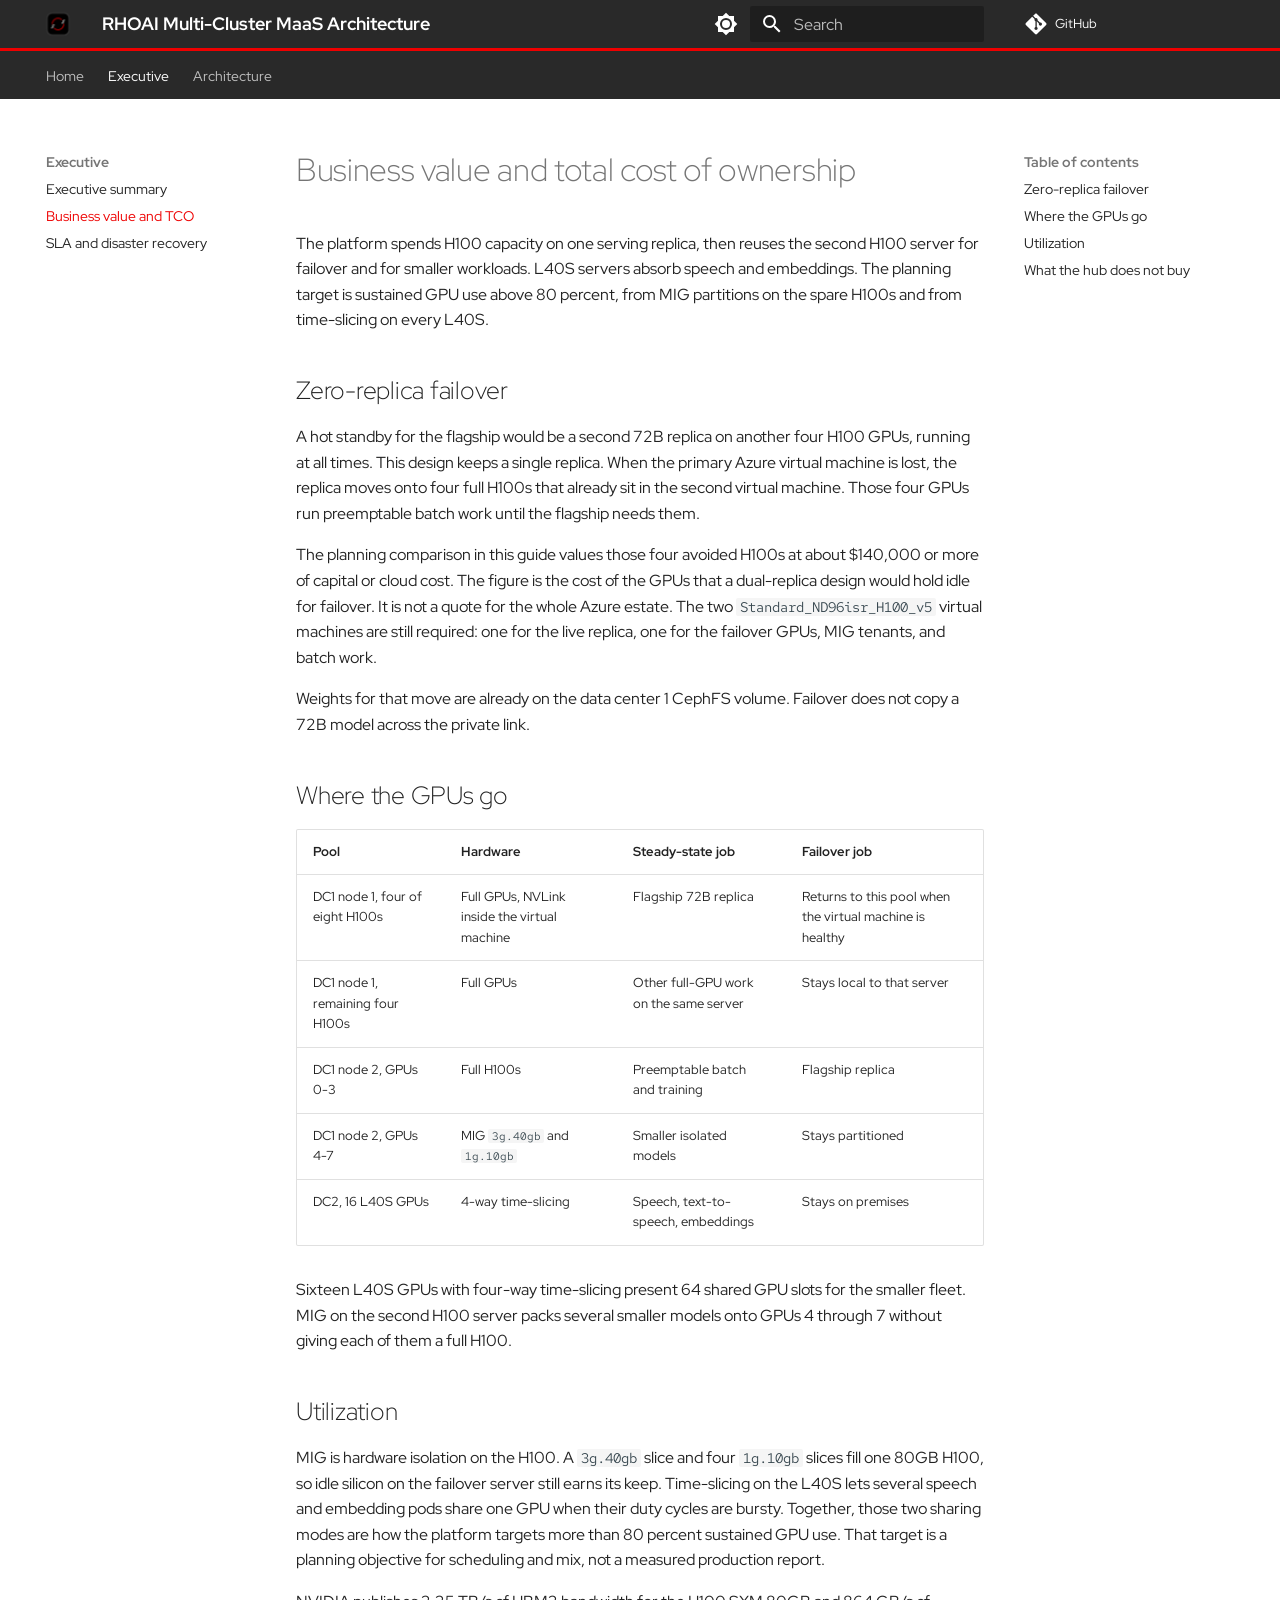
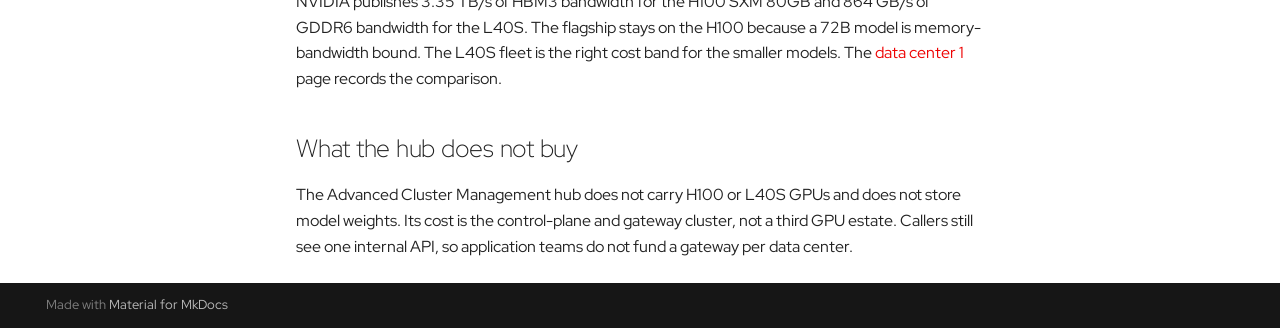
<file: executive/business-value-tco/index.html>
<!doctype html>
<html lang="en" class="no-js">
  <head>
    
      <meta charset="utf-8">
      <meta name="viewport" content="width=device-width,initial-scale=1">
      
      
      
        <link rel="canonical" href="https://chrismulderza.github.io/rhoai-multihub-architecture/executive/business-value-tco/">
      
      
        <link rel="prev" href="../executive-summary/">
      
      
        <link rel="next" href="../sla-dr-strategy/">
      
      
        
      
      
      <link rel="icon" href="../../assets/images/openshift.png">
      <meta name="generator" content="mkdocs-1.6.1, mkdocs-material-9.7.7">
    
    
      
        <title>Business value and TCO - RHOAI Multi-Cluster MaaS Architecture</title>
      
    
    
      <link rel="stylesheet" href="../../assets/stylesheets/main.ec1eaa64.min.css">
      
        
        <link rel="stylesheet" href="../../assets/stylesheets/palette.ab4e12ef.min.css">
      
      


    
    
      
    
    
      
        
        
        <link rel="preconnect" href="https://fonts.gstatic.com" crossorigin>
        <link rel="stylesheet" href="https://fonts.googleapis.com/css?family=Red+Hat+Display:300,300i,400,400i,700,700i%7CRed+Hat+Mono:400,400i,700,700i&display=fallback">
        <style>:root{--md-text-font:"Red Hat Display";--md-code-font:"Red Hat Mono"}</style>
      
    
    
      <link rel="stylesheet" href="../../stylesheets/redhat_brand.css">
    
    <script>__md_scope=new URL("../..",location),__md_hash=e=>[...e].reduce(((e,_)=>(e<<5)-e+_.charCodeAt(0)),0),__md_get=(e,_=localStorage,t=__md_scope)=>JSON.parse(_.getItem(t.pathname+"."+e)),__md_set=(e,_,t=localStorage,a=__md_scope)=>{try{t.setItem(a.pathname+"."+e,JSON.stringify(_))}catch(e){}}</script>
    
      

    
    
  </head>
  
  
    
    
      
    
    
    
    
    <body dir="ltr" data-md-color-scheme="default" data-md-color-primary="custom" data-md-color-accent="custom">
  
    
    <input class="md-toggle" data-md-toggle="drawer" type="checkbox" id="__drawer" autocomplete="off">
    <input class="md-toggle" data-md-toggle="search" type="checkbox" id="__search" autocomplete="off">
    <label class="md-overlay" for="__drawer"></label>
    <div data-md-component="skip">
      
        
        <a href="#business-value-and-total-cost-of-ownership" class="md-skip">
          Skip to content
        </a>
      
    </div>
    <div data-md-component="announce">
      
    </div>
    
    
      

<header class="md-header" data-md-component="header">
  <nav class="md-header__inner md-grid" aria-label="Header">
    <a href="../.." title="RHOAI Multi-Cluster MaaS Architecture" class="md-header__button md-logo" aria-label="RHOAI Multi-Cluster MaaS Architecture" data-md-component="logo">
      
  <img src="../../assets/images/openshift.png" alt="logo">

    </a>
    <label class="md-header__button md-icon" for="__drawer">
      
      <svg xmlns="http://www.w3.org/2000/svg" viewBox="0 0 24 24"><path d="M3 6h18v2H3zm0 5h18v2H3zm0 5h18v2H3z"/></svg>
    </label>
    <div class="md-header__title" data-md-component="header-title">
      <div class="md-header__ellipsis">
        <div class="md-header__topic">
          <span class="md-ellipsis">
            RHOAI Multi-Cluster MaaS Architecture
          </span>
        </div>
        <div class="md-header__topic" data-md-component="header-topic">
          <span class="md-ellipsis">
            
              Business value and TCO
            
          </span>
        </div>
      </div>
    </div>
    
      
        <form class="md-header__option" data-md-component="palette">
  
    
    
    
    <input class="md-option" data-md-color-media="" data-md-color-scheme="default" data-md-color-primary="custom" data-md-color-accent="custom"  aria-label="Switch to dark mode"  type="radio" name="__palette" id="__palette_0">
    
      <label class="md-header__button md-icon" title="Switch to dark mode" for="__palette_1" hidden>
        <svg xmlns="http://www.w3.org/2000/svg" viewBox="0 0 24 24"><path d="M12 8a4 4 0 0 0-4 4 4 4 0 0 0 4 4 4 4 0 0 0 4-4 4 4 0 0 0-4-4m0 10a6 6 0 0 1-6-6 6 6 0 0 1 6-6 6 6 0 0 1 6 6 6 6 0 0 1-6 6m8-9.31V4h-4.69L12 .69 8.69 4H4v4.69L.69 12 4 15.31V20h4.69L12 23.31 15.31 20H20v-4.69L23.31 12z"/></svg>
      </label>
    
  
    
    
    
    <input class="md-option" data-md-color-media="" data-md-color-scheme="slate" data-md-color-primary="custom" data-md-color-accent="custom"  aria-label="Switch to light mode"  type="radio" name="__palette" id="__palette_1">
    
      <label class="md-header__button md-icon" title="Switch to light mode" for="__palette_0" hidden>
        <svg xmlns="http://www.w3.org/2000/svg" viewBox="0 0 24 24"><path d="M12 18c-.89 0-1.74-.2-2.5-.55C11.56 16.5 13 14.42 13 12s-1.44-4.5-3.5-5.45C10.26 6.2 11.11 6 12 6a6 6 0 0 1 6 6 6 6 0 0 1-6 6m8-9.31V4h-4.69L12 .69 8.69 4H4v4.69L.69 12 4 15.31V20h4.69L12 23.31 15.31 20H20v-4.69L23.31 12z"/></svg>
      </label>
    
  
</form>
      
    
    
      <script>var palette=__md_get("__palette");if(palette&&palette.color){if("(prefers-color-scheme)"===palette.color.media){var media=matchMedia("(prefers-color-scheme: light)"),input=document.querySelector(media.matches?"[data-md-color-media='(prefers-color-scheme: light)']":"[data-md-color-media='(prefers-color-scheme: dark)']");palette.color.media=input.getAttribute("data-md-color-media"),palette.color.scheme=input.getAttribute("data-md-color-scheme"),palette.color.primary=input.getAttribute("data-md-color-primary"),palette.color.accent=input.getAttribute("data-md-color-accent")}for(var[key,value]of Object.entries(palette.color))document.body.setAttribute("data-md-color-"+key,value)}</script>
    
    
    
      
      
        <label class="md-header__button md-icon" for="__search">
          
          <svg xmlns="http://www.w3.org/2000/svg" viewBox="0 0 24 24"><path d="M9.5 3A6.5 6.5 0 0 1 16 9.5c0 1.61-.59 3.09-1.56 4.23l.27.27h.79l5 5-1.5 1.5-5-5v-.79l-.27-.27A6.52 6.52 0 0 1 9.5 16 6.5 6.5 0 0 1 3 9.5 6.5 6.5 0 0 1 9.5 3m0 2C7 5 5 7 5 9.5S7 14 9.5 14 14 12 14 9.5 12 5 9.5 5"/></svg>
        </label>
        <div class="md-search" data-md-component="search" role="dialog">
  <label class="md-search__overlay" for="__search"></label>
  <div class="md-search__inner" role="search">
    <form class="md-search__form" name="search">
      <input type="text" class="md-search__input" name="query" aria-label="Search" placeholder="Search" autocapitalize="off" autocorrect="off" autocomplete="off" spellcheck="false" data-md-component="search-query" required>
      <label class="md-search__icon md-icon" for="__search">
        
        <svg xmlns="http://www.w3.org/2000/svg" viewBox="0 0 24 24"><path d="M9.5 3A6.5 6.5 0 0 1 16 9.5c0 1.61-.59 3.09-1.56 4.23l.27.27h.79l5 5-1.5 1.5-5-5v-.79l-.27-.27A6.52 6.52 0 0 1 9.5 16 6.5 6.5 0 0 1 3 9.5 6.5 6.5 0 0 1 9.5 3m0 2C7 5 5 7 5 9.5S7 14 9.5 14 14 12 14 9.5 12 5 9.5 5"/></svg>
        
        <svg xmlns="http://www.w3.org/2000/svg" viewBox="0 0 24 24"><path d="M20 11v2H8l5.5 5.5-1.42 1.42L4.16 12l7.92-7.92L13.5 5.5 8 11z"/></svg>
      </label>
      <nav class="md-search__options" aria-label="Search">
        
        <button type="reset" class="md-search__icon md-icon" title="Clear" aria-label="Clear" tabindex="-1">
          
          <svg xmlns="http://www.w3.org/2000/svg" viewBox="0 0 24 24"><path d="M19 6.41 17.59 5 12 10.59 6.41 5 5 6.41 10.59 12 5 17.59 6.41 19 12 13.41 17.59 19 19 17.59 13.41 12z"/></svg>
        </button>
      </nav>
      
    </form>
    <div class="md-search__output">
      <div class="md-search__scrollwrap" tabindex="0" data-md-scrollfix>
        <div class="md-search-result" data-md-component="search-result">
          <div class="md-search-result__meta">
            Initializing search
          </div>
          <ol class="md-search-result__list" role="presentation"></ol>
        </div>
      </div>
    </div>
  </div>
</div>
      
    
    
      <div class="md-header__source">
        <a href="https://github.com/chrismulderza/rhoai-multihub-architecture" title="Go to repository" class="md-source" data-md-component="source">
  <div class="md-source__icon md-icon">
    
    <svg xmlns="http://www.w3.org/2000/svg" viewBox="0 0 448 512"><!--! Font Awesome Free 7.1.0 by @fontawesome - https://fontawesome.com License - https://fontawesome.com/license/free (Icons: CC BY 4.0, Fonts: SIL OFL 1.1, Code: MIT License) Copyright 2025 Fonticons, Inc.--><path d="M439.6 236.1 244 40.5c-5.4-5.5-12.8-8.5-20.4-8.5s-15 3-20.4 8.4L162.5 81l51.5 51.5c27.1-9.1 52.7 16.8 43.4 43.7l49.7 49.7c34.2-11.8 61.2 31 35.5 56.7-26.5 26.5-70.2-2.9-56-37.3L240.3 199v121.9c25.3 12.5 22.3 41.8 9.1 55-6.4 6.4-15.2 10.1-24.3 10.1s-17.8-3.6-24.3-10.1c-17.6-17.6-11.1-46.9 11.2-56v-123c-20.8-8.5-24.6-30.7-18.6-45L142.6 101 8.5 235.1C3 240.6 0 247.9 0 255.5s3 15 8.5 20.4l195.6 195.7c5.4 5.4 12.7 8.4 20.4 8.4s15-3 20.4-8.4l194.7-194.7c5.4-5.4 8.4-12.8 8.4-20.4s-3-15-8.4-20.4"/></svg>
  </div>
  <div class="md-source__repository">
    GitHub
  </div>
</a>
      </div>
    
  </nav>
  
</header>
    
    <div class="md-container" data-md-component="container">
      
      
        
          
            
<nav class="md-tabs" aria-label="Tabs" data-md-component="tabs">
  <div class="md-grid">
    <ul class="md-tabs__list">
      
        
  
  
  
  
    <li class="md-tabs__item">
      <a href="../.." class="md-tabs__link">
        
  
  
    
  
  Home

      </a>
    </li>
  

      
        
  
  
  
    
  
  
    
    
      <li class="md-tabs__item md-tabs__item--active">
        <a href="../executive-summary/" class="md-tabs__link">
          
  
  
  Executive

        </a>
      </li>
    
  

      
        
  
  
  
  
    
    
      <li class="md-tabs__item">
        <a href="../../architecture/global-topology/" class="md-tabs__link">
          
  
  
  Architecture

        </a>
      </li>
    
  

      
    </ul>
  </div>
</nav>
          
        
      
      <main class="md-main" data-md-component="main">
        <div class="md-main__inner md-grid">
          
            
              
              <div class="md-sidebar md-sidebar--primary" data-md-component="sidebar" data-md-type="navigation" >
                <div class="md-sidebar__scrollwrap">
                  <div class="md-sidebar__inner">
                    


  


<nav class="md-nav md-nav--primary md-nav--lifted" aria-label="Navigation" data-md-level="0">
  <label class="md-nav__title" for="__drawer">
    <a href="../.." title="RHOAI Multi-Cluster MaaS Architecture" class="md-nav__button md-logo" aria-label="RHOAI Multi-Cluster MaaS Architecture" data-md-component="logo">
      
  <img src="../../assets/images/openshift.png" alt="logo">

    </a>
    RHOAI Multi-Cluster MaaS Architecture
  </label>
  
    <div class="md-nav__source">
      <a href="https://github.com/chrismulderza/rhoai-multihub-architecture" title="Go to repository" class="md-source" data-md-component="source">
  <div class="md-source__icon md-icon">
    
    <svg xmlns="http://www.w3.org/2000/svg" viewBox="0 0 448 512"><!--! Font Awesome Free 7.1.0 by @fontawesome - https://fontawesome.com License - https://fontawesome.com/license/free (Icons: CC BY 4.0, Fonts: SIL OFL 1.1, Code: MIT License) Copyright 2025 Fonticons, Inc.--><path d="M439.6 236.1 244 40.5c-5.4-5.5-12.8-8.5-20.4-8.5s-15 3-20.4 8.4L162.5 81l51.5 51.5c27.1-9.1 52.7 16.8 43.4 43.7l49.7 49.7c34.2-11.8 61.2 31 35.5 56.7-26.5 26.5-70.2-2.9-56-37.3L240.3 199v121.9c25.3 12.5 22.3 41.8 9.1 55-6.4 6.4-15.2 10.1-24.3 10.1s-17.8-3.6-24.3-10.1c-17.6-17.6-11.1-46.9 11.2-56v-123c-20.8-8.5-24.6-30.7-18.6-45L142.6 101 8.5 235.1C3 240.6 0 247.9 0 255.5s3 15 8.5 20.4l195.6 195.7c5.4 5.4 12.7 8.4 20.4 8.4s15-3 20.4-8.4l194.7-194.7c5.4-5.4 8.4-12.8 8.4-20.4s-3-15-8.4-20.4"/></svg>
  </div>
  <div class="md-source__repository">
    GitHub
  </div>
</a>
    </div>
  
  <ul class="md-nav__list" data-md-scrollfix>
    
      
      
  
  
  
  
    <li class="md-nav__item">
      <a href="../.." class="md-nav__link">
        
  
  
  <span class="md-ellipsis">
    
  
    Home
  

    
  </span>
  
  

      </a>
    </li>
  

    
      
      
  
  
    
  
  
  
    
    
    
    
      
        
        
      
      
        
      
    
    
    <li class="md-nav__item md-nav__item--active md-nav__item--section md-nav__item--nested">
      
        
        
        <input class="md-nav__toggle md-toggle " type="checkbox" id="__nav_2" checked>
        
          
          <label class="md-nav__link" for="__nav_2" id="__nav_2_label" tabindex="">
            
  
  
  <span class="md-ellipsis">
    
  
    Executive
  

    
  </span>
  
  

            <span class="md-nav__icon md-icon"></span>
          </label>
        
        <nav class="md-nav" data-md-level="1" aria-labelledby="__nav_2_label" aria-expanded="true">
          <label class="md-nav__title" for="__nav_2">
            <span class="md-nav__icon md-icon"></span>
            
  
    Executive
  

          </label>
          <ul class="md-nav__list" data-md-scrollfix>
            
              
                
  
  
  
  
    <li class="md-nav__item">
      <a href="../executive-summary/" class="md-nav__link">
        
  
  
  <span class="md-ellipsis">
    
  
    Executive summary
  

    
  </span>
  
  

      </a>
    </li>
  

              
            
              
                
  
  
    
  
  
  
    <li class="md-nav__item md-nav__item--active">
      
      <input class="md-nav__toggle md-toggle" type="checkbox" id="__toc">
      
      
        
      
      
        <label class="md-nav__link md-nav__link--active" for="__toc">
          
  
  
  <span class="md-ellipsis">
    
  
    Business value and TCO
  

    
  </span>
  
  

          <span class="md-nav__icon md-icon"></span>
        </label>
      
      <a href="./" class="md-nav__link md-nav__link--active">
        
  
  
  <span class="md-ellipsis">
    
  
    Business value and TCO
  

    
  </span>
  
  

      </a>
      
        

<nav class="md-nav md-nav--secondary" aria-label="Table of contents">
  
  
  
    
  
  
    <label class="md-nav__title" for="__toc">
      <span class="md-nav__icon md-icon"></span>
      Table of contents
    </label>
    <ul class="md-nav__list" data-md-component="toc" data-md-scrollfix>
      
        <li class="md-nav__item">
  <a href="#zero-replica-failover" class="md-nav__link">
    <span class="md-ellipsis">
      
        Zero-replica failover
      
    </span>
  </a>
  
</li>
      
        <li class="md-nav__item">
  <a href="#where-the-gpus-go" class="md-nav__link">
    <span class="md-ellipsis">
      
        Where the GPUs go
      
    </span>
  </a>
  
</li>
      
        <li class="md-nav__item">
  <a href="#utilization" class="md-nav__link">
    <span class="md-ellipsis">
      
        Utilization
      
    </span>
  </a>
  
</li>
      
        <li class="md-nav__item">
  <a href="#what-the-hub-does-not-buy" class="md-nav__link">
    <span class="md-ellipsis">
      
        What the hub does not buy
      
    </span>
  </a>
  
</li>
      
    </ul>
  
</nav>
      
    </li>
  

              
            
              
                
  
  
  
  
    <li class="md-nav__item">
      <a href="../sla-dr-strategy/" class="md-nav__link">
        
  
  
  <span class="md-ellipsis">
    
  
    SLA and disaster recovery
  

    
  </span>
  
  

      </a>
    </li>
  

              
            
          </ul>
        </nav>
      
    </li>
  

    
      
      
  
  
  
  
    
    
    
    
      
      
        
      
    
    
    <li class="md-nav__item md-nav__item--nested">
      
        
        
          
        
        <input class="md-nav__toggle md-toggle md-toggle--indeterminate" type="checkbox" id="__nav_3" >
        
          
          <label class="md-nav__link" for="__nav_3" id="__nav_3_label" tabindex="0">
            
  
  
  <span class="md-ellipsis">
    
  
    Architecture
  

    
  </span>
  
  

            <span class="md-nav__icon md-icon"></span>
          </label>
        
        <nav class="md-nav" data-md-level="1" aria-labelledby="__nav_3_label" aria-expanded="false">
          <label class="md-nav__title" for="__nav_3">
            <span class="md-nav__icon md-icon"></span>
            
  
    Architecture
  

          </label>
          <ul class="md-nav__list" data-md-scrollfix>
            
              
                
  
  
  
  
    <li class="md-nav__item">
      <a href="../../architecture/global-topology/" class="md-nav__link">
        
  
  
  <span class="md-ellipsis">
    
  
    Global topology
  

    
  </span>
  
  

      </a>
    </li>
  

              
            
              
                
  
  
  
  
    <li class="md-nav__item">
      <a href="../../architecture/datacenter-1-h100/" class="md-nav__link">
        
  
  
  <span class="md-ellipsis">
    
  
    Data center 1 H100
  

    
  </span>
  
  

      </a>
    </li>
  

              
            
              
                
  
  
  
  
    <li class="md-nav__item">
      <a href="../../architecture/datacenter-2-l40s/" class="md-nav__link">
        
  
  
  <span class="md-ellipsis">
    
  
    Data center 2 L40S
  

    
  </span>
  
  

      </a>
    </li>
  

              
            
              
                
  
  
  
  
    <li class="md-nav__item">
      <a href="../../architecture/maas-gateway-kuadrant/" class="md-nav__link">
        
  
  
  <span class="md-ellipsis">
    
  
    MaaS gateway
  

    
  </span>
  
  

      </a>
    </li>
  

              
            
              
                
  
  
  
  
    <li class="md-nav__item">
      <a href="../../architecture/storage-networking/" class="md-nav__link">
        
  
  
  <span class="md-ellipsis">
    
  
    Storage and networking
  

    
  </span>
  
  

      </a>
    </li>
  

              
            
          </ul>
        </nav>
      
    </li>
  

    
  </ul>
</nav>
                  </div>
                </div>
              </div>
            
            
              
              <div class="md-sidebar md-sidebar--secondary" data-md-component="sidebar" data-md-type="toc" >
                <div class="md-sidebar__scrollwrap">
                  <div class="md-sidebar__inner">
                    

<nav class="md-nav md-nav--secondary" aria-label="Table of contents">
  
  
  
    
  
  
    <label class="md-nav__title" for="__toc">
      <span class="md-nav__icon md-icon"></span>
      Table of contents
    </label>
    <ul class="md-nav__list" data-md-component="toc" data-md-scrollfix>
      
        <li class="md-nav__item">
  <a href="#zero-replica-failover" class="md-nav__link">
    <span class="md-ellipsis">
      
        Zero-replica failover
      
    </span>
  </a>
  
</li>
      
        <li class="md-nav__item">
  <a href="#where-the-gpus-go" class="md-nav__link">
    <span class="md-ellipsis">
      
        Where the GPUs go
      
    </span>
  </a>
  
</li>
      
        <li class="md-nav__item">
  <a href="#utilization" class="md-nav__link">
    <span class="md-ellipsis">
      
        Utilization
      
    </span>
  </a>
  
</li>
      
        <li class="md-nav__item">
  <a href="#what-the-hub-does-not-buy" class="md-nav__link">
    <span class="md-ellipsis">
      
        What the hub does not buy
      
    </span>
  </a>
  
</li>
      
    </ul>
  
</nav>
                  </div>
                </div>
              </div>
            
          
          
            <div class="md-content" data-md-component="content">
              
              <article class="md-content__inner md-typeset">
                
                  


  
  


<h1 id="business-value-and-total-cost-of-ownership">Business value and total cost of ownership</h1>
<p>The platform spends H100 capacity on one serving replica, then reuses the second H100 server for failover and for smaller workloads. L40S servers absorb speech and embeddings. The planning target is sustained GPU use above 80 percent, from MIG partitions on the spare H100s and from time-slicing on every L40S.</p>
<h2 id="zero-replica-failover">Zero-replica failover</h2>
<p>A hot standby for the flagship would be a second 72B replica on another four H100 GPUs, running at all times. This design keeps a single replica. When the primary Azure virtual machine is lost, the replica moves onto four full H100s that already sit in the second virtual machine. Those four GPUs run preemptable batch work until the flagship needs them.</p>
<p>The planning comparison in this guide values those four avoided H100s at about $140,000 or more of capital or cloud cost. The figure is the cost of the GPUs that a dual-replica design would hold idle for failover. It is not a quote for the whole Azure estate. The two <code>Standard_ND96isr_H100_v5</code> virtual machines are still required: one for the live replica, one for the failover GPUs, MIG tenants, and batch work.</p>
<p>Weights for that move are already on the data center 1 CephFS volume. Failover does not copy a 72B model across the private link.</p>
<h2 id="where-the-gpus-go">Where the GPUs go</h2>
<table>
<thead>
<tr>
<th>Pool</th>
<th>Hardware</th>
<th>Steady-state job</th>
<th>Failover job</th>
</tr>
</thead>
<tbody>
<tr>
<td>DC1 node 1, four of eight H100s</td>
<td>Full GPUs, NVLink inside the virtual machine</td>
<td>Flagship 72B replica</td>
<td>Returns to this pool when the virtual machine is healthy</td>
</tr>
<tr>
<td>DC1 node 1, remaining four H100s</td>
<td>Full GPUs</td>
<td>Other full-GPU work on the same server</td>
<td>Stays local to that server</td>
</tr>
<tr>
<td>DC1 node 2, GPUs 0-3</td>
<td>Full H100s</td>
<td>Preemptable batch and training</td>
<td>Flagship replica</td>
</tr>
<tr>
<td>DC1 node 2, GPUs 4-7</td>
<td>MIG <code>3g.40gb</code> and <code>1g.10gb</code></td>
<td>Smaller isolated models</td>
<td>Stays partitioned</td>
</tr>
<tr>
<td>DC2, 16 L40S GPUs</td>
<td>4-way time-slicing</td>
<td>Speech, text-to-speech, embeddings</td>
<td>Stays on premises</td>
</tr>
</tbody>
</table>
<p>Sixteen L40S GPUs with four-way time-slicing present 64 shared GPU slots for the smaller fleet. MIG on the second H100 server packs several smaller models onto GPUs 4 through 7 without giving each of them a full H100.</p>
<h2 id="utilization">Utilization</h2>
<p>MIG is hardware isolation on the H100. A <code>3g.40gb</code> slice and four <code>1g.10gb</code> slices fill one 80GB H100, so idle silicon on the failover server still earns its keep. Time-slicing on the L40S lets several speech and embedding pods share one GPU when their duty cycles are bursty. Together, those two sharing modes are how the platform targets more than 80 percent sustained GPU use. That target is a planning objective for scheduling and mix, not a measured production report.</p>
<p>NVIDIA publishes 3.35 TB/s of HBM3 bandwidth for the H100 SXM 80GB and 864 GB/s of GDDR6 bandwidth for the L40S. The flagship stays on the H100 because a 72B model is memory-bandwidth bound. The L40S fleet is the right cost band for the smaller models. The <a href="../../architecture/datacenter-1-h100/">data center 1</a> page records the comparison.</p>
<h2 id="what-the-hub-does-not-buy">What the hub does not buy</h2>
<p>The Advanced Cluster Management hub does not carry H100 or L40S GPUs and does not store model weights. Its cost is the control-plane and gateway cluster, not a third GPU estate. Callers still see one internal API, so application teams do not fund a gateway per data center.</p>












                
              </article>
            </div>
          
          
  <script>var tabs=__md_get("__tabs");if(Array.isArray(tabs))e:for(var set of document.querySelectorAll(".tabbed-set")){var labels=set.querySelector(".tabbed-labels");for(var tab of tabs)for(var label of labels.getElementsByTagName("label"))if(label.innerText.trim()===tab){var input=document.getElementById(label.htmlFor);input.checked=!0;continue e}}</script>

<script>var target=document.getElementById(location.hash.slice(1));target&&target.name&&(target.checked=target.name.startsWith("__tabbed_"))</script>
        </div>
        
          <button type="button" class="md-top md-icon" data-md-component="top" hidden>
  
  <svg xmlns="http://www.w3.org/2000/svg" viewBox="0 0 24 24"><path d="M13 20h-2V8l-5.5 5.5-1.42-1.42L12 4.16l7.92 7.92-1.42 1.42L13 8z"/></svg>
  Back to top
</button>
        
      </main>
      
        <footer class="md-footer">
  
  <div class="md-footer-meta md-typeset">
    <div class="md-footer-meta__inner md-grid">
      <div class="md-copyright">
  
  
    Made with
    <a href="https://squidfunk.github.io/mkdocs-material/" target="_blank" rel="noopener">
      Material for MkDocs
    </a>
  
</div>
      
    </div>
  </div>
</footer>
      
    </div>
    <div class="md-dialog" data-md-component="dialog">
      <div class="md-dialog__inner md-typeset"></div>
    </div>
    
    
    
      
      
      <script id="__config" type="application/json">{"annotate": null, "base": "../..", "features": ["navigation.instant", "navigation.tracking", "navigation.tabs", "navigation.sections", "navigation.expand", "navigation.top", "toc.follow", "content.code.copy", "content.tabs.link"], "search": "../../assets/javascripts/workers/search.2c215733.min.js", "tags": null, "translations": {"clipboard.copied": "Copied to clipboard", "clipboard.copy": "Copy to clipboard", "search.result.more.one": "1 more on this page", "search.result.more.other": "# more on this page", "search.result.none": "No matching documents", "search.result.one": "1 matching document", "search.result.other": "# matching documents", "search.result.placeholder": "Type to start searching", "search.result.term.missing": "Missing", "select.version": "Select version"}, "version": null}</script>
    
    
      <script src="../../assets/javascripts/bundle.d7400e89.min.js"></script>
      
    
  </body>
</html>
</file>
<file: stylesheets/redhat_brand.css>
:root,
[data-md-color-scheme="default"] {
  --md-primary-fg-color: #292929;
  --md-primary-fg-color--light: #4a4a4a;
  --md-primary-fg-color--dark: #1a1a1a;
  --md-accent-fg-color: #ee0000;
  --md-accent-fg-color--transparent: #ee00001a;
  --md-typeset-a-color: rgb(238, 0, 0);
}

[data-md-color-scheme="slate"] {
  --md-primary-fg-color: #292929;
  --md-primary-fg-color--light: #4a4a4a;
  --md-primary-fg-color--dark: #1a1a1a;
  --md-accent-fg-color: #ee0000;
  --md-accent-fg-color--transparent: #ee00001a;
  --md-typeset-a-color: rgb(238, 0, 0);
}

.md-typeset a,
.md-typeset a:hover,
.md-typeset a:focus {
  color: rgb(238, 0, 0);
}

.md-header {
  border-bottom: 3px solid #ee0000;
}
</file>
<file: assets/stylesheets/main.ec1eaa64.min.css>
@charset "UTF-8";html{-webkit-text-size-adjust:none;-moz-text-size-adjust:none;text-size-adjust:none;box-sizing:border-box}*,:after,:before{box-sizing:inherit}@media (prefers-reduced-motion){*,:after,:before{transition:none!important}}body{margin:0}a,button,input,label{-webkit-tap-highlight-color:transparent}a{color:inherit;text-decoration:none}hr{border:0;box-sizing:initial;display:block;height:.05rem;overflow:visible;padding:0}small{font-size:80%}sub,sup{line-height:1em}img{border-style:none}table{border-collapse:initial;border-spacing:0}td,th{font-weight:400;vertical-align:top}button{background:#0000;border:0;font-family:inherit;font-size:inherit;margin:0;padding:0}input{border:0;outline:none}:root{--md-primary-fg-color:#4051b5;--md-primary-fg-color--light:#5d6cc0;--md-primary-fg-color--dark:#303fa1;--md-primary-bg-color:#fff;--md-primary-bg-color--light:#ffffffb3;--md-accent-fg-color:#526cfe;--md-accent-fg-color--transparent:#526cfe1a;--md-accent-bg-color:#fff;--md-accent-bg-color--light:#ffffffb3}[data-md-color-scheme=default]{color-scheme:light}[data-md-color-scheme=default] img[src$="#gh-dark-mode-only"],[data-md-color-scheme=default] img[src$="#only-dark"]{display:none}:root,[data-md-color-scheme=default]{--md-hue:225deg;--md-default-fg-color:#000000de;--md-default-fg-color--light:#0000008a;--md-default-fg-color--lighter:#00000052;--md-default-fg-color--lightest:#00000012;--md-default-bg-color:#fff;--md-default-bg-color--light:#ffffffb3;--md-default-bg-color--lighter:#ffffff4d;--md-default-bg-color--lightest:#ffffff1f;--md-code-fg-color:#36464e;--md-code-bg-color:#f5f5f5;--md-code-bg-color--light:#f5f5f5b3;--md-code-bg-color--lighter:#f5f5f54d;--md-code-hl-color:#4287ff;--md-code-hl-color--light:#4287ff1a;--md-code-hl-number-color:#d52a2a;--md-code-hl-special-color:#db1457;--md-code-hl-function-color:#a846b9;--md-code-hl-constant-color:#6e59d9;--md-code-hl-keyword-color:#3f6ec6;--md-code-hl-string-color:#1c7d4d;--md-code-hl-name-color:var(--md-code-fg-color);--md-code-hl-operator-color:var(--md-default-fg-color--light);--md-code-hl-punctuation-color:var(--md-default-fg-color--light);--md-code-hl-comment-color:var(--md-default-fg-color--light);--md-code-hl-generic-color:var(--md-default-fg-color--light);--md-code-hl-variable-color:var(--md-default-fg-color--light);--md-typeset-color:var(--md-default-fg-color);--md-typeset-a-color:var(--md-primary-fg-color);--md-typeset-del-color:#f5503d26;--md-typeset-ins-color:#0bd57026;--md-typeset-kbd-color:#fafafa;--md-typeset-kbd-accent-color:#fff;--md-typeset-kbd-border-color:#b8b8b8;--md-typeset-mark-color:#ffff0080;--md-typeset-table-color:#0000001f;--md-typeset-table-color--light:rgba(0,0,0,.035);--md-admonition-fg-color:var(--md-default-fg-color);--md-admonition-bg-color:var(--md-default-bg-color);--md-warning-fg-color:#000000de;--md-warning-bg-color:#ff9;--md-footer-fg-color:#fff;--md-footer-fg-color--light:#ffffffb3;--md-footer-fg-color--lighter:#ffffff73;--md-footer-bg-color:#000000de;--md-footer-bg-color--dark:#00000052;--md-shadow-z1:0 0.2rem 0.5rem #0000000d,0 0 0.05rem #0000001a;--md-shadow-z2:0 0.2rem 0.5rem #0000001a,0 0 0.05rem #00000040;--md-shadow-z3:0 0.2rem 0.5rem #0003,0 0 0.05rem #00000059}.md-icon svg{fill:currentcolor;display:block;height:1.2rem;width:1.2rem}body{-webkit-font-smoothing:antialiased;-moz-osx-font-smoothing:grayscale;--md-text-font-family:var(--md-text-font,_),-apple-system,BlinkMacSystemFont,Helvetica,Arial,sans-serif;--md-code-font-family:var(--md-code-font,_),SFMono-Regular,Consolas,Menlo,monospace}aside,body,input{font-feature-settings:"kern","liga";color:var(--md-typeset-color);font-family:var(--md-text-font-family)}code,kbd,pre{font-feature-settings:"kern";font-family:var(--md-code-font-family)}:root{--md-typeset-table-sort-icon:url('data:image/svg+xml;charset=utf-8,<svg xmlns="http://www.w3.org/2000/svg" viewBox="0 0 24 24"><path d="m18 21-4-4h3V7h-3l4-4 4 4h-3v10h3M2 19v-2h10v2M2 13v-2h7v2M2 7V5h4v2z"/></svg>');--md-typeset-table-sort-icon--asc:url('data:image/svg+xml;charset=utf-8,<svg xmlns="http://www.w3.org/2000/svg" viewBox="0 0 24 24"><path d="M19 17h3l-4 4-4-4h3V3h2M2 17h10v2H2M6 5v2H2V5m0 6h7v2H2z"/></svg>');--md-typeset-table-sort-icon--desc:url('data:image/svg+xml;charset=utf-8,<svg xmlns="http://www.w3.org/2000/svg" viewBox="0 0 24 24"><path d="M19 7h3l-4-4-4 4h3v14h2M2 17h10v2H2M6 5v2H2V5m0 6h7v2H2z"/></svg>')}.md-typeset{-webkit-print-color-adjust:exact;color-adjust:exact;font-size:.8rem;line-height:1.6;overflow-wrap:break-word}@media print{.md-typeset{font-size:.68rem}}.md-typeset blockquote,.md-typeset dl,.md-typeset figure,.md-typeset ol,.md-typeset pre,.md-typeset ul{margin-bottom:1em;margin-top:1em}.md-typeset h1{color:var(--md-default-fg-color--light);font-size:2em;line-height:1.3;margin:0 0 1.25em}.md-typeset h1,.md-typeset h2{font-weight:300;letter-spacing:-.01em}.md-typeset h2{font-size:1.5625em;line-height:1.4;margin:1.6em 0 .64em}.md-typeset h3{font-size:1.25em;font-weight:400;letter-spacing:-.01em;line-height:1.5;margin:1.6em 0 .8em}.md-typeset h2+h3{margin-top:.8em}.md-typeset h4{font-weight:700;letter-spacing:-.01em;margin:1em 0}.md-typeset h5,.md-typeset h6{color:var(--md-default-fg-color--light);font-size:.8em;font-weight:700;letter-spacing:-.01em;margin:1.25em 0}.md-typeset h5{text-transform:uppercase}.md-typeset h5 code{text-transform:none}.md-typeset hr{border-bottom:.05rem solid var(--md-default-fg-color--lightest);display:flow-root;margin:1.5em 0}.md-typeset a{color:var(--md-typeset-a-color);word-break:break-word}.md-typeset a,.md-typeset a:before{transition:color 125ms}.md-typeset a:focus,.md-typeset a:hover{color:var(--md-accent-fg-color)}.md-typeset a:focus code,.md-typeset a:hover code{background-color:var(--md-accent-fg-color--transparent);color:var(--md-accent-fg-color)}.md-typeset a code{color:var(--md-typeset-a-color)}.md-typeset a.focus-visible{outline-color:var(--md-accent-fg-color);outline-offset:.2rem}.md-typeset code,.md-typeset kbd,.md-typeset pre{color:var(--md-code-fg-color);direction:ltr;font-variant-ligatures:none;transition:background-color 125ms}@media print{.md-typeset code,.md-typeset kbd,.md-typeset pre{white-space:pre-wrap}}.md-typeset code{background-color:var(--md-code-bg-color);border-radius:.1rem;-webkit-box-decoration-break:clone;box-decoration-break:clone;font-size:.85em;padding:0 .2941176471em;transition:color 125ms,background-color 125ms;word-break:break-word}.md-typeset code:not(.focus-visible){-webkit-tap-highlight-color:transparent;outline:none}.md-typeset pre{display:flow-root;line-height:1.4;position:relative}.md-typeset pre>code{-webkit-box-decoration-break:slice;box-decoration-break:slice;box-shadow:none;display:block;margin:0;outline-color:var(--md-accent-fg-color);overflow:auto;padding:.7720588235em 1.1764705882em;scrollbar-color:var(--md-default-fg-color--lighter) #0000;scrollbar-width:thin;touch-action:auto;word-break:normal}.md-typeset pre>code:hover{scrollbar-color:var(--md-accent-fg-color) #0000}.md-typeset pre>code::-webkit-scrollbar{height:.2rem;width:.2rem}.md-typeset pre>code::-webkit-scrollbar-thumb{background-color:var(--md-default-fg-color--lighter)}.md-typeset pre>code::-webkit-scrollbar-thumb:hover{background-color:var(--md-accent-fg-color)}.md-typeset kbd{background-color:var(--md-typeset-kbd-color);border-radius:.1rem;box-shadow:0 .1rem 0 .05rem var(--md-typeset-kbd-border-color),0 .1rem 0 var(--md-typeset-kbd-border-color),0 -.1rem .2rem var(--md-typeset-kbd-accent-color) inset;color:var(--md-default-fg-color);display:inline-block;font-size:.75em;padding:0 .6666666667em;vertical-align:text-top;word-break:break-word}.md-typeset mark{background-color:var(--md-typeset-mark-color);-webkit-box-decoration-break:clone;box-decoration-break:clone;color:inherit;word-break:break-word}.md-typeset abbr{cursor:help;text-decoration:none}.md-typeset [data-preview],.md-typeset abbr{border-bottom:.05rem dotted var(--md-default-fg-color--light)}.md-typeset small{opacity:.75}[dir=ltr] .md-typeset sub,[dir=ltr] .md-typeset sup{margin-left:.078125em}[dir=rtl] .md-typeset sub,[dir=rtl] .md-typeset sup{margin-right:.078125em}[dir=ltr] .md-typeset blockquote{padding-left:.6rem}[dir=rtl] .md-typeset blockquote{padding-right:.6rem}[dir=ltr] .md-typeset blockquote{border-left:.2rem solid var(--md-default-fg-color--lighter)}[dir=rtl] .md-typeset blockquote{border-right:.2rem solid var(--md-default-fg-color--lighter)}.md-typeset blockquote{color:var(--md-default-fg-color--light);margin-left:0;margin-right:0}.md-typeset ul{list-style-type:disc}.md-typeset ul[type]{list-style-type:revert-layer}[dir=ltr] .md-typeset ol,[dir=ltr] .md-typeset ul{margin-left:.625em}[dir=rtl] .md-typeset ol,[dir=rtl] .md-typeset ul{margin-right:.625em}.md-typeset ol,.md-typeset ul{padding:0}.md-typeset ol:not([hidden]),.md-typeset ul:not([hidden]){display:flow-root}.md-typeset ol ol,.md-typeset ul ol{list-style-type:lower-alpha}.md-typeset ol ol ol,.md-typeset ul ol ol{list-style-type:lower-roman}.md-typeset ol ol ol ol,.md-typeset ul ol ol ol{list-style-type:upper-alpha}.md-typeset ol ol ol ol ol,.md-typeset ul ol ol ol ol{list-style-type:upper-roman}.md-typeset ol[type],.md-typeset ul[type]{list-style-type:revert-layer}[dir=ltr] .md-typeset ol li,[dir=ltr] .md-typeset ul li{margin-left:1.25em}[dir=rtl] .md-typeset ol li,[dir=rtl] .md-typeset ul li{margin-right:1.25em}.md-typeset ol li,.md-typeset ul li{margin-bottom:.5em}.md-typeset ol li blockquote,.md-typeset ol li p,.md-typeset ul li blockquote,.md-typeset ul li p{margin:.5em 0}.md-typeset ol li:last-child,.md-typeset ul li:last-child{margin-bottom:0}[dir=ltr] .md-typeset ol li ol,[dir=ltr] .md-typeset ol li ul,[dir=ltr] .md-typeset ul li ol,[dir=ltr] .md-typeset ul li ul{margin-left:.625em}[dir=rtl] .md-typeset ol li ol,[dir=rtl] .md-typeset ol li ul,[dir=rtl] .md-typeset ul li ol,[dir=rtl] .md-typeset ul li ul{margin-right:.625em}.md-typeset ol li ol,.md-typeset ol li ul,.md-typeset ul li ol,.md-typeset ul li ul{margin-bottom:.5em;margin-top:.5em}[dir=ltr] .md-typeset dd{margin-left:1.875em}[dir=rtl] .md-typeset dd{margin-right:1.875em}.md-typeset dd{margin-bottom:1.5em;margin-top:1em}.md-typeset img,.md-typeset svg,.md-typeset video{height:auto;max-width:100%}.md-typeset img[align=left]{margin:1em 1em 1em 0}.md-typeset img[align=right]{margin:1em 0 1em 1em}.md-typeset img[align]:only-child{margin-top:0}.md-typeset figure{display:flow-root;margin:1em auto;max-width:100%;text-align:center;width:fit-content}.md-typeset figure img{display:block;margin:0 auto}.md-typeset figcaption{font-style:italic;margin:1em auto;max-width:24rem}.md-typeset iframe{max-width:100%}.md-typeset table:not([class]){background-color:var(--md-default-bg-color);border:.05rem solid var(--md-typeset-table-color);border-radius:.1rem;display:inline-block;font-size:.64rem;max-width:100%;overflow:auto;touch-action:auto}@media print{.md-typeset table:not([class]){display:table}}.md-typeset table:not([class])+*{margin-top:1.5em}.md-typeset table:not([class]) td>:first-child,.md-typeset table:not([class]) th>:first-child{margin-top:0}.md-typeset table:not([class]) td>:last-child,.md-typeset table:not([class]) th>:last-child{margin-bottom:0}.md-typeset table:not([class]) td:not([align]),.md-typeset table:not([class]) th:not([align]){text-align:left}[dir=rtl] .md-typeset table:not([class]) td:not([align]),[dir=rtl] .md-typeset table:not([class]) th:not([align]){text-align:right}.md-typeset table:not([class]) th{font-weight:700;min-width:5rem;padding:.9375em 1.25em;vertical-align:top}.md-typeset table:not([class]) td{border-top:.05rem solid var(--md-typeset-table-color);padding:.9375em 1.25em;vertical-align:top}.md-typeset table:not([class]) tbody tr{transition:background-color 125ms}.md-typeset table:not([class]) tbody tr:hover{background-color:var(--md-typeset-table-color--light);box-shadow:0 .05rem 0 var(--md-default-bg-color) inset}.md-typeset table:not([class]) a{word-break:normal}.md-typeset table th[role=columnheader]{cursor:pointer}[dir=ltr] .md-typeset table th[role=columnheader]:after{margin-left:.5em}[dir=rtl] .md-typeset table th[role=columnheader]:after{margin-right:.5em}.md-typeset table th[role=columnheader]:after{content:"";display:inline-block;height:1.2em;-webkit-mask-image:var(--md-typeset-table-sort-icon);mask-image:var(--md-typeset-table-sort-icon);-webkit-mask-repeat:no-repeat;mask-repeat:no-repeat;-webkit-mask-size:contain;mask-size:contain;transition:background-color 125ms;vertical-align:text-bottom;width:1.2em}.md-typeset table th[role=columnheader]:hover:after{background-color:var(--md-default-fg-color--lighter)}.md-typeset table th[role=columnheader][aria-sort=ascending]:after{background-color:var(--md-default-fg-color--light);-webkit-mask-image:var(--md-typeset-table-sort-icon--asc);mask-image:var(--md-typeset-table-sort-icon--asc)}.md-typeset table th[role=columnheader][aria-sort=descending]:after{background-color:var(--md-default-fg-color--light);-webkit-mask-image:var(--md-typeset-table-sort-icon--desc);mask-image:var(--md-typeset-table-sort-icon--desc)}.md-typeset__scrollwrap{margin:1em -.8rem;overflow-x:auto;touch-action:auto}.md-typeset__table{display:inline-block;margin-bottom:.5em;padding:0 .8rem}@media print{.md-typeset__table{display:block}}html .md-typeset__table table{display:table;margin:0;overflow:hidden;width:100%}@media screen and (max-width:44.984375em){.md-content__inner>pre{margin:1em -.8rem}.md-content__inner>pre code{border-radius:0}}.md-typeset .md-author{border-radius:100%;display:block;flex-shrink:0;height:1.6rem;overflow:hidden;position:relative;transition:color 125ms,transform 125ms;width:1.6rem}.md-typeset .md-author img{display:block}.md-typeset .md-author--more{background:var(--md-default-fg-color--lightest);color:var(--md-default-fg-color--lighter);font-size:.6rem;font-weight:700;line-height:1.6rem;text-align:center}.md-typeset .md-author--long{height:2.4rem;width:2.4rem}.md-typeset a.md-author{transform:scale(1)}.md-typeset a.md-author img{border-radius:100%;filter:grayscale(100%) opacity(75%);transition:filter 125ms}.md-typeset a.md-author:focus,.md-typeset a.md-author:hover{transform:scale(1.1);z-index:1}.md-typeset a.md-author:focus img,.md-typeset a.md-author:hover img{filter:grayscale(0)}.md-banner{background-color:var(--md-footer-bg-color);color:var(--md-footer-fg-color);overflow:auto}@media print{.md-banner{display:none}}.md-banner--warning{background-color:var(--md-warning-bg-color);color:var(--md-warning-fg-color)}.md-banner__inner{font-size:.7rem;margin:.6rem auto;padding:0 .8rem}[dir=ltr] .md-banner__button{float:right}[dir=rtl] .md-banner__button{float:left}.md-banner__button{color:inherit;cursor:pointer;transition:opacity .25s}.no-js .md-banner__button{display:none}.md-banner__button:hover{opacity:.7}html{font-size:125%;height:100%;overflow-x:hidden}@media screen and (min-width:100em){html{font-size:137.5%}}@media screen and (min-width:125em){html{font-size:150%}}body{background-color:var(--md-default-bg-color);display:flex;flex-direction:column;font-size:.5rem;min-height:100%;position:relative;width:100%}@media print{body{display:block}}@media screen and (max-width:59.984375em){body[data-md-scrolllock]{position:fixed}}.md-grid{margin-left:auto;margin-right:auto;max-width:61rem}.md-container{display:flex;flex-direction:column;flex-grow:1}@media print{.md-container{display:block}}.md-main{flex-grow:1}.md-main__inner{display:flex;height:100%;margin-top:1.5rem}.md-ellipsis{overflow:hidden;text-overflow:ellipsis}.md-toggle{display:none}.md-option{height:0;opacity:0;position:absolute;width:0}.md-option:checked+label:not([hidden]){display:block}.md-option.focus-visible+label{outline-color:var(--md-accent-fg-color);outline-style:auto}.md-skip{background-color:var(--md-default-fg-color);border-radius:.1rem;color:var(--md-default-bg-color);font-size:.64rem;margin:.5rem;opacity:0;outline-color:var(--md-accent-fg-color);padding:.3rem .5rem;position:fixed;transform:translateY(.4rem);z-index:-1}.md-skip:focus{opacity:1;transform:translateY(0);transition:transform .25s cubic-bezier(.4,0,.2,1),opacity 175ms 75ms;z-index:10}@page{margin:25mm}:root{--md-clipboard-icon:url('data:image/svg+xml;charset=utf-8,<svg xmlns="http://www.w3.org/2000/svg" viewBox="0 0 24 24"><path d="M19 21H8V7h11m0-2H8a2 2 0 0 0-2 2v14a2 2 0 0 0 2 2h11a2 2 0 0 0 2-2V7a2 2 0 0 0-2-2m-3-4H4a2 2 0 0 0-2 2v14h2V3h12z"/></svg>')}.md-clipboard{border-radius:.1rem;color:var(--md-default-fg-color--lightest);cursor:pointer;height:1.5em;outline-color:var(--md-accent-fg-color);outline-offset:.1rem;transition:color .25s;width:1.5em;z-index:1}@media print{.md-clipboard{display:none}}.md-clipboard:not(.focus-visible){-webkit-tap-highlight-color:transparent;outline:none}:hover>.md-clipboard{color:var(--md-default-fg-color--light)}.md-clipboard:focus,.md-clipboard:hover{color:var(--md-accent-fg-color)}.md-clipboard:after{background-color:currentcolor;content:"";display:block;height:1.125em;margin:0 auto;-webkit-mask-image:var(--md-clipboard-icon);mask-image:var(--md-clipboard-icon);-webkit-mask-position:center;mask-position:center;-webkit-mask-repeat:no-repeat;mask-repeat:no-repeat;-webkit-mask-size:contain;mask-size:contain;width:1.125em}.md-clipboard--inline{cursor:pointer}.md-clipboard--inline code{transition:color .25s,background-color .25s}.md-clipboard--inline:focus code,.md-clipboard--inline:hover code{background-color:var(--md-accent-fg-color--transparent);color:var(--md-accent-fg-color)}:root{--md-code-select-icon:url('data:image/svg+xml;charset=utf-8,<svg xmlns="http://www.w3.org/2000/svg" viewBox="0 0 24 24"><path d="M19 19h-4v2h4c1.1 0 2-.9 2-2v-4h-2m0-12h-4v2h4v4h2V5c0-1.1-.9-2-2-2M5 5h4V3H5c-1.1 0-2 .9-2 2v4h2m0 6H3v4c0 1.1.9 2 2 2h4v-2H5zm2-4h2v2H7zm4 0h2v2h-2zm4 0h2v2h-2zM7 7h2v2H7zm4 0h2v2h-2zm4 0h2v2h-2zm-8 8h2v2H7zm4 0h2v2h-2zm4 0h2v2h-2z"/></svg>');--md-code-copy-icon:url('data:image/svg+xml;charset=utf-8,<svg xmlns="http://www.w3.org/2000/svg" viewBox="0 0 24 24"><path d="M19 21H8V7h11m0-2H8a2 2 0 0 0-2 2v14a2 2 0 0 0 2 2h11a2 2 0 0 0 2-2V7a2 2 0 0 0-2-2m-3-4H4a2 2 0 0 0-2 2v14h2V3h12z"/></svg>')}.md-typeset .md-code__content{display:grid}.md-code__nav{background-color:var(--md-code-bg-color--lighter);border-radius:.1rem;display:flex;gap:.2rem;padding:.2rem;position:absolute;right:.25em;top:.25em;transition:background-color .25s;z-index:1}:hover>.md-code__nav{background-color:var(--md-code-bg-color--light)}.md-code__button{color:var(--md-default-fg-color--lightest);cursor:pointer;display:block;height:1.5em;outline-color:var(--md-accent-fg-color);outline-offset:.1rem;transition:color .25s;width:1.5em}:hover>*>.md-code__button{color:var(--md-default-fg-color--light)}.md-code__button.focus-visible,.md-code__button:hover{color:var(--md-accent-fg-color)}.md-code__button--active{color:var(--md-default-fg-color)!important}.md-code__button:after{background-color:currentcolor;content:"";display:block;height:1.125em;margin:0 auto;-webkit-mask-position:center;mask-position:center;-webkit-mask-repeat:no-repeat;mask-repeat:no-repeat;-webkit-mask-size:contain;mask-size:contain;width:1.125em}.md-code__button[data-md-type=select]:after{-webkit-mask-image:var(--md-code-select-icon);mask-image:var(--md-code-select-icon)}.md-code__button[data-md-type=copy]:after{-webkit-mask-image:var(--md-code-copy-icon);mask-image:var(--md-code-copy-icon)}@keyframes consent{0%{opacity:0;transform:translateY(100%)}to{opacity:1;transform:translateY(0)}}@keyframes overlay{0%{opacity:0}to{opacity:1}}.md-consent__overlay{animation:overlay .25s both;-webkit-backdrop-filter:blur(.1rem);backdrop-filter:blur(.1rem);background-color:#0000008a;height:100%;opacity:1;position:fixed;top:0;width:100%;z-index:5}.md-consent__inner{animation:consent .5s cubic-bezier(.1,.7,.1,1) both;background-color:var(--md-default-bg-color);border:0;border-radius:.1rem;bottom:0;box-shadow:0 0 .2rem #0000001a,0 .2rem .4rem #0003;max-height:100%;overflow:auto;padding:0;position:fixed;width:100%;z-index:5}.md-consent__form{padding:.8rem}.md-consent__settings{display:none;margin:1em 0}input:checked+.md-consent__settings{display:block}.md-consent__controls{margin-bottom:.8rem}.md-typeset .md-consent__controls .md-button{display:inline}@media screen and (max-width:44.984375em){.md-typeset .md-consent__controls .md-button{display:block;margin-top:.4rem;text-align:center;width:100%}}.md-consent label{cursor:pointer}.md-content{flex-grow:1;min-width:0}.md-content__inner{margin:0 .8rem 1.2rem;padding-top:.6rem}@media screen and (min-width:76.25em){[dir=ltr] .md-sidebar--primary:not([hidden])~.md-content>.md-content__inner{margin-left:1.2rem}[dir=ltr] .md-sidebar--secondary:not([hidden])~.md-content>.md-content__inner,[dir=rtl] .md-sidebar--primary:not([hidden])~.md-content>.md-content__inner{margin-right:1.2rem}[dir=rtl] .md-sidebar--secondary:not([hidden])~.md-content>.md-content__inner{margin-left:1.2rem}}.md-content__inner:before{content:"";display:block;height:.4rem}.md-content__inner>:last-child{margin-bottom:0}[dir=ltr] .md-content__button{float:right}[dir=rtl] .md-content__button{float:left}[dir=ltr] .md-content__button{margin-left:.4rem}[dir=rtl] .md-content__button{margin-right:.4rem}.md-content__button{margin:.4rem 0;padding:0}@media print{.md-content__button{display:none}}.md-typeset .md-content__button{color:var(--md-default-fg-color--lighter)}.md-content__button svg{display:inline;vertical-align:top}[dir=rtl] .md-content__button svg{transform:scaleX(-1)}[dir=ltr] .md-dialog{right:.8rem}[dir=rtl] .md-dialog{left:.8rem}.md-dialog{background-color:var(--md-default-fg-color);border-radius:.1rem;bottom:.8rem;box-shadow:var(--md-shadow-z3);min-width:11.1rem;opacity:0;padding:.4rem .6rem;pointer-events:none;position:fixed;transform:translateY(100%);transition:transform 0ms .4s,opacity .4s;z-index:4}@media print{.md-dialog{display:none}}.md-dialog--active{opacity:1;pointer-events:auto;transform:translateY(0);transition:transform .4s cubic-bezier(.075,.85,.175,1),opacity .4s}.md-dialog__inner{color:var(--md-default-bg-color);font-size:.7rem}.md-feedback{margin:2em 0 1em;text-align:center}.md-feedback fieldset{border:none;margin:0;padding:0}.md-feedback__title{font-weight:700;margin:1em auto}.md-feedback__inner{position:relative}.md-feedback__list{display:flex;flex-wrap:wrap;place-content:baseline center;position:relative}.md-feedback__list:hover .md-icon:not(:disabled){color:var(--md-default-fg-color--lighter)}:disabled .md-feedback__list{min-height:1.8rem}.md-feedback__icon{color:var(--md-default-fg-color--light);cursor:pointer;flex-shrink:0;margin:0 .1rem;transition:color 125ms}.md-feedback__icon:not(:disabled).md-icon:hover{color:var(--md-accent-fg-color)}.md-feedback__icon:disabled{color:var(--md-default-fg-color--lightest);pointer-events:none}.md-feedback__note{opacity:0;position:relative;transform:translateY(.4rem);transition:transform .4s cubic-bezier(.1,.7,.1,1),opacity .15s}.md-feedback__note>*{margin:0 auto;max-width:16rem}:disabled .md-feedback__note{opacity:1;transform:translateY(0)}@media print{.md-feedback{display:none}}.md-footer{background-color:var(--md-footer-bg-color);color:var(--md-footer-fg-color)}@media print{.md-footer{display:none}}.md-footer__inner{justify-content:space-between;overflow:auto;padding:.2rem}.md-footer__inner:not([hidden]){display:flex}.md-footer__link{align-items:end;display:flex;flex-grow:0.01;margin-bottom:.4rem;margin-top:1rem;max-width:100%;outline-color:var(--md-accent-fg-color);overflow:hidden;transition:opacity .25s}.md-footer__link:focus,.md-footer__link:hover{opacity:.7}[dir=rtl] .md-footer__link svg{transform:scaleX(-1)}@media screen and (max-width:44.984375em){.md-footer__link--prev{flex-shrink:0}.md-footer__link--prev .md-footer__title{display:none}}[dir=ltr] .md-footer__link--next{margin-left:auto}[dir=rtl] .md-footer__link--next{margin-right:auto}.md-footer__link--next{text-align:right}[dir=rtl] .md-footer__link--next{text-align:left}.md-footer__title{flex-grow:1;font-size:.9rem;margin-bottom:.7rem;max-width:calc(100% - 2.4rem);padding:0 1rem;white-space:nowrap}.md-footer__button{margin:.2rem;padding:.4rem}.md-footer__direction{font-size:.64rem;opacity:.7}.md-footer-meta{background-color:var(--md-footer-bg-color--dark)}.md-footer-meta__inner{display:flex;flex-wrap:wrap;justify-content:space-between;padding:.2rem}html .md-footer-meta.md-typeset a{color:var(--md-footer-fg-color--light)}html .md-footer-meta.md-typeset a:focus,html .md-footer-meta.md-typeset a:hover{color:var(--md-footer-fg-color)}.md-copyright{color:var(--md-footer-fg-color--lighter);font-size:.64rem;margin:auto .6rem;padding:.4rem 0;width:100%}@media screen and (min-width:45em){.md-copyright{width:auto}}.md-copyright__highlight{color:var(--md-footer-fg-color--light)}.md-social{display:inline-flex;gap:.2rem;margin:0 .4rem;padding:.2rem 0 .6rem}@media screen and (min-width:45em){.md-social{padding:.6rem 0}}.md-social__link{display:inline-block;height:1.6rem;text-align:center;width:1.6rem}.md-social__link:before{line-height:1.9}.md-social__link svg{fill:currentcolor;max-height:.8rem;vertical-align:-25%}.md-typeset .md-button{border:.1rem solid;border-radius:.1rem;color:var(--md-primary-fg-color);cursor:pointer;display:inline-block;font-weight:700;padding:.625em 2em;transition:color 125ms,background-color 125ms,border-color 125ms}.md-typeset .md-button--primary{background-color:var(--md-primary-fg-color);border-color:var(--md-primary-fg-color);color:var(--md-primary-bg-color)}.md-typeset .md-button:focus,.md-typeset .md-button:hover{background-color:var(--md-accent-fg-color);border-color:var(--md-accent-fg-color);color:var(--md-accent-bg-color)}[dir=ltr] .md-typeset .md-input{border-top-left-radius:.1rem}[dir=ltr] .md-typeset .md-input,[dir=rtl] .md-typeset .md-input{border-top-right-radius:.1rem}[dir=rtl] .md-typeset .md-input{border-top-left-radius:.1rem}.md-typeset .md-input{border-bottom:.1rem solid var(--md-default-fg-color--lighter);box-shadow:var(--md-shadow-z1);font-size:.8rem;height:1.8rem;padding:0 .6rem;transition:border .25s,box-shadow .25s}.md-typeset .md-input:focus,.md-typeset .md-input:hover{border-bottom-color:var(--md-accent-fg-color);box-shadow:var(--md-shadow-z2)}.md-typeset .md-input--stretch{width:100%}.md-header{background-color:var(--md-primary-fg-color);box-shadow:0 0 .2rem #0000,0 .2rem .4rem #0000;color:var(--md-primary-bg-color);display:block;left:0;position:sticky;right:0;top:0;z-index:4}@media print{.md-header{display:none}}.md-header[hidden]{transform:translateY(-100%);transition:transform .25s cubic-bezier(.8,0,.6,1),box-shadow .25s}.md-header--shadow{box-shadow:0 0 .2rem #0000001a,0 .2rem .4rem #0003;transition:transform .25s cubic-bezier(.1,.7,.1,1),box-shadow .25s}.md-header__inner{align-items:center;display:flex;padding:0 .2rem}.md-header__button{color:currentcolor;cursor:pointer;margin:.2rem;outline-color:var(--md-accent-fg-color);padding:.4rem;position:relative;transition:opacity .25s;vertical-align:middle;z-index:1}.md-header__button:hover{opacity:.7}.md-header__button:not([hidden]){display:inline-block}.md-header__button:not(.focus-visible){-webkit-tap-highlight-color:transparent;outline:none}.md-header__button.md-logo{margin:.2rem;padding:.4rem}@media screen and (max-width:76.234375em){.md-header__button.md-logo{display:none}}.md-header__button.md-logo img,.md-header__button.md-logo svg{fill:currentcolor;display:block;height:1.2rem;width:auto}@media screen and (min-width:60em){.md-header__button[for=__search]{display:none}}.no-js .md-header__button[for=__search]{display:none}[dir=rtl] .md-header__button[for=__search] svg{transform:scaleX(-1)}@media screen and (min-width:76.25em){.md-header__button[for=__drawer]{display:none}}.md-header__topic{display:flex;max-width:100%;position:absolute;transition:transform .4s cubic-bezier(.1,.7,.1,1),opacity .15s;white-space:nowrap}.md-header__topic+.md-header__topic{opacity:0;pointer-events:none;transform:translateX(1.25rem);transition:transform .4s cubic-bezier(1,.7,.1,.1),opacity .15s;z-index:-1}[dir=rtl] .md-header__topic+.md-header__topic{transform:translateX(-1.25rem)}.md-header__topic:first-child{font-weight:700}[dir=ltr] .md-header__title{margin-left:1rem;margin-right:.4rem}[dir=rtl] .md-header__title{margin-left:.4rem;margin-right:1rem}.md-header__title{flex-grow:1;font-size:.9rem;height:2.4rem;line-height:2.4rem}.md-header__title--active .md-header__topic{opacity:0;pointer-events:none;transform:translateX(-1.25rem);transition:transform .4s cubic-bezier(1,.7,.1,.1),opacity .15s;z-index:-1}[dir=rtl] .md-header__title--active .md-header__topic{transform:translateX(1.25rem)}.md-header__title--active .md-header__topic+.md-header__topic{opacity:1;pointer-events:auto;transform:translateX(0);transition:transform .4s cubic-bezier(.1,.7,.1,1),opacity .15s;z-index:0}.md-header__title>.md-header__ellipsis{height:100%;position:relative;width:100%}.md-header__option{display:flex;flex-shrink:0;max-width:100%;transition:max-width 0ms .25s,opacity .25s .25s;white-space:nowrap}[data-md-toggle=search]:checked~.md-header .md-header__option{max-width:0;opacity:0;transition:max-width 0ms,opacity 0ms}.md-header__option>input{bottom:0}.md-header__source{display:none}@media screen and (min-width:60em){[dir=ltr] .md-header__source{margin-left:1rem}[dir=rtl] .md-header__source{margin-right:1rem}.md-header__source{display:block;max-width:11.7rem;width:11.7rem}}@media screen and (min-width:76.25em){[dir=ltr] .md-header__source{margin-left:1.4rem}[dir=rtl] .md-header__source{margin-right:1.4rem}}.md-meta{color:var(--md-default-fg-color--light);font-size:.7rem;line-height:1.3}.md-meta__list{display:inline-flex;flex-wrap:wrap;list-style:none;margin:0;padding:0}.md-meta__item:not(:last-child):after{content:"·";margin-left:.2rem;margin-right:.2rem}.md-meta__link{color:var(--md-typeset-a-color)}.md-meta__link:focus,.md-meta__link:hover{color:var(--md-accent-fg-color)}.md-draft{background-color:#ff1744;border-radius:.125em;color:#fff;display:inline-block;font-weight:700;padding-left:.5714285714em;padding-right:.5714285714em}:root{--md-nav-icon--prev:url('data:image/svg+xml;charset=utf-8,<svg xmlns="http://www.w3.org/2000/svg" viewBox="0 0 24 24"><path d="M20 11v2H8l5.5 5.5-1.42 1.42L4.16 12l7.92-7.92L13.5 5.5 8 11z"/></svg>');--md-nav-icon--next:url('data:image/svg+xml;charset=utf-8,<svg xmlns="http://www.w3.org/2000/svg" viewBox="0 0 24 24"><path d="M8.59 16.58 13.17 12 8.59 7.41 10 6l6 6-6 6z"/></svg>');--md-toc-icon:url('data:image/svg+xml;charset=utf-8,<svg xmlns="http://www.w3.org/2000/svg" viewBox="0 0 24 24"><path d="M3 9h14V7H3zm0 4h14v-2H3zm0 4h14v-2H3zm16 0h2v-2h-2zm0-10v2h2V7zm0 6h2v-2h-2z"/></svg>')}.md-nav{font-size:.7rem;line-height:1.3}.md-nav__title{color:var(--md-default-fg-color--light);display:block;font-weight:700;overflow:hidden;padding:0 .6rem;text-overflow:ellipsis}.md-nav__title .md-nav__button{display:none}.md-nav__title .md-nav__button img{height:100%;width:auto}.md-nav__title .md-nav__button.md-logo img,.md-nav__title .md-nav__button.md-logo svg{fill:currentcolor;display:block;height:2.4rem;max-width:100%;object-fit:contain;width:auto}.md-nav__list{list-style:none;margin:0;padding:0}.md-nav__link{align-items:flex-start;display:flex;gap:.4rem;margin-top:.625em;scroll-snap-align:start;transition:color 125ms}.md-nav__link--passed,.md-nav__link--passed code{color:var(--md-default-fg-color--light)}.md-nav__item .md-nav__link--active,.md-nav__item .md-nav__link--active code{color:var(--md-typeset-a-color)}.md-nav__link .md-ellipsis{position:relative}.md-nav__link .md-ellipsis code{word-break:normal}[dir=ltr] .md-nav__link .md-icon:last-child{margin-left:auto}[dir=rtl] .md-nav__link .md-icon:last-child{margin-right:auto}.md-nav__link .md-typeset{font-size:.7rem;line-height:1.3}.md-nav__link svg{fill:currentcolor;flex-shrink:0;height:1.3em;position:relative}.md-nav__link[for]:focus,.md-nav__link[for]:hover,.md-nav__link[href]:focus,.md-nav__link[href]:hover{color:var(--md-accent-fg-color);cursor:pointer}.md-nav__link[for]:focus code,.md-nav__link[for]:hover code,.md-nav__link[href]:focus code,.md-nav__link[href]:hover code{background-color:var(--md-accent-fg-color--transparent);color:var(--md-accent-fg-color)}.md-nav__link.focus-visible{outline-color:var(--md-accent-fg-color);outline-offset:.2rem}.md-nav--primary .md-nav__link[for=__toc]{display:none}.md-nav--primary .md-nav__link[for=__toc] .md-icon:after{background-color:currentcolor;display:block;height:100%;-webkit-mask-image:var(--md-toc-icon);mask-image:var(--md-toc-icon);width:100%}.md-nav--primary .md-nav__link[for=__toc]~.md-nav{display:none}.md-nav__container>.md-nav__link{margin-top:0}.md-nav__container>.md-nav__link:first-child{flex-grow:1;min-width:0}.md-nav__icon{flex-shrink:0}.md-nav__source{display:none}@media screen and (max-width:76.234375em){.md-nav--primary,.md-nav--primary .md-nav{background-color:var(--md-default-bg-color);display:flex;flex-direction:column;height:100%;left:0;position:absolute;right:0;top:0;z-index:1}.md-nav--primary .md-nav__item,.md-nav--primary .md-nav__title{font-size:.8rem;line-height:1.5}.md-nav--primary .md-nav__title{background-color:var(--md-default-fg-color--lightest);color:var(--md-default-fg-color--light);cursor:pointer;height:5.6rem;line-height:2.4rem;padding:3rem .8rem .2rem;position:relative;white-space:nowrap}[dir=ltr] .md-nav--primary .md-nav__title .md-nav__icon{left:.4rem}[dir=rtl] .md-nav--primary .md-nav__title .md-nav__icon{right:.4rem}.md-nav--primary .md-nav__title .md-nav__icon{display:block;height:1.2rem;margin:.2rem;position:absolute;top:.4rem;width:1.2rem}.md-nav--primary .md-nav__title .md-nav__icon:after{background-color:currentcolor;content:"";display:block;height:100%;-webkit-mask-image:var(--md-nav-icon--prev);mask-image:var(--md-nav-icon--prev);-webkit-mask-position:center;mask-position:center;-webkit-mask-repeat:no-repeat;mask-repeat:no-repeat;-webkit-mask-size:contain;mask-size:contain;width:100%}.md-nav--primary .md-nav__title~.md-nav__list{background-color:var(--md-default-bg-color);box-shadow:0 .05rem 0 var(--md-default-fg-color--lightest) inset;overflow-y:auto;scroll-snap-type:y mandatory;touch-action:pan-y}.md-nav--primary .md-nav__title~.md-nav__list>:first-child{border-top:0}.md-nav--primary .md-nav__title[for=__drawer]{background-color:var(--md-primary-fg-color);color:var(--md-primary-bg-color);font-weight:700}.md-nav--primary .md-nav__title .md-logo{display:block;left:.2rem;margin:.2rem;padding:.4rem;position:absolute;right:.2rem;top:.2rem}.md-nav--primary .md-nav__list{flex:1}.md-nav--primary .md-nav__item{border-top:.05rem solid var(--md-default-fg-color--lightest)}.md-nav--primary .md-nav__item--active>.md-nav__link{color:var(--md-typeset-a-color)}.md-nav--primary .md-nav__item--active>.md-nav__link:focus,.md-nav--primary .md-nav__item--active>.md-nav__link:hover{color:var(--md-accent-fg-color)}.md-nav--primary .md-nav__link{margin-top:0;padding:.6rem .8rem}.md-nav--primary .md-nav__link svg{margin-top:.1em}.md-nav--primary .md-nav__link>.md-nav__link{padding:0}[dir=ltr] .md-nav--primary .md-nav__link .md-nav__icon{margin-right:-.2rem}[dir=rtl] .md-nav--primary .md-nav__link .md-nav__icon{margin-left:-.2rem}.md-nav--primary .md-nav__link .md-nav__icon{font-size:1.2rem;height:1.2rem;width:1.2rem}.md-nav--primary .md-nav__link .md-nav__icon:after{background-color:currentcolor;content:"";display:block;height:100%;-webkit-mask-image:var(--md-nav-icon--next);mask-image:var(--md-nav-icon--next);-webkit-mask-position:center;mask-position:center;-webkit-mask-repeat:no-repeat;mask-repeat:no-repeat;-webkit-mask-size:contain;mask-size:contain;width:100%}[dir=rtl] .md-nav--primary .md-nav__icon:after{transform:scale(-1)}.md-nav--primary .md-nav--secondary .md-nav{background-color:initial;position:static}[dir=ltr] .md-nav--primary .md-nav--secondary .md-nav .md-nav__link{padding-left:1.4rem}[dir=rtl] .md-nav--primary .md-nav--secondary .md-nav .md-nav__link{padding-right:1.4rem}[dir=ltr] .md-nav--primary .md-nav--secondary .md-nav .md-nav .md-nav__link{padding-left:2rem}[dir=rtl] .md-nav--primary .md-nav--secondary .md-nav .md-nav .md-nav__link{padding-right:2rem}[dir=ltr] .md-nav--primary .md-nav--secondary .md-nav .md-nav .md-nav .md-nav__link{padding-left:2.6rem}[dir=rtl] .md-nav--primary .md-nav--secondary .md-nav .md-nav .md-nav .md-nav__link{padding-right:2.6rem}[dir=ltr] .md-nav--primary .md-nav--secondary .md-nav .md-nav .md-nav .md-nav .md-nav__link{padding-left:3.2rem}[dir=rtl] .md-nav--primary .md-nav--secondary .md-nav .md-nav .md-nav .md-nav .md-nav__link{padding-right:3.2rem}.md-nav--secondary{background-color:initial}.md-nav__toggle~.md-nav{display:flex;opacity:0;transform:translateX(100%);transition:transform .25s cubic-bezier(.8,0,.6,1),opacity 125ms 50ms}[dir=rtl] .md-nav__toggle~.md-nav{transform:translateX(-100%)}.md-nav__toggle:checked~.md-nav{opacity:1;transform:translateX(0);transition:transform .25s cubic-bezier(.4,0,.2,1),opacity 125ms 125ms}.md-nav__toggle:checked~.md-nav>.md-nav__list{backface-visibility:hidden}}@media screen and (max-width:59.984375em){.md-nav--primary .md-nav__link[for=__toc]{display:flex}.md-nav--primary .md-nav__link[for=__toc] .md-icon:after{content:""}.md-nav--primary .md-nav__link[for=__toc]+.md-nav__link{display:none}.md-nav--primary .md-nav__link[for=__toc]~.md-nav{display:flex}.md-nav__source{background-color:var(--md-primary-fg-color--dark);color:var(--md-primary-bg-color);display:block;padding:0 .2rem}}@media screen and (min-width:60em) and (max-width:76.234375em){.md-nav--integrated .md-nav__link[for=__toc]{display:flex}.md-nav--integrated .md-nav__link[for=__toc] .md-icon:after{content:""}.md-nav--integrated .md-nav__link[for=__toc]+.md-nav__link{display:none}.md-nav--integrated .md-nav__link[for=__toc]~.md-nav{display:flex}}@media screen and (min-width:60em){.md-nav{margin-bottom:-.4rem}.md-nav--secondary .md-nav__title{background:var(--md-default-bg-color);box-shadow:0 0 .4rem .4rem var(--md-default-bg-color);position:sticky;top:0;z-index:1}.md-nav--secondary .md-nav__title[for=__toc]{scroll-snap-align:start}.md-nav--secondary .md-nav__title .md-nav__icon{display:none}[dir=ltr] .md-nav--secondary .md-nav__list{padding-left:.6rem}[dir=rtl] .md-nav--secondary .md-nav__list{padding-right:.6rem}.md-nav--secondary .md-nav__list{padding-bottom:.4rem}[dir=ltr] .md-nav--secondary .md-nav__item>.md-nav__link{margin-right:.4rem}[dir=rtl] .md-nav--secondary .md-nav__item>.md-nav__link{margin-left:.4rem}}@media screen and (min-width:76.25em){.md-nav{margin-bottom:-.4rem;transition:max-height .25s cubic-bezier(.86,0,.07,1)}.md-nav--primary .md-nav__title{background:var(--md-default-bg-color);box-shadow:0 0 .4rem .4rem var(--md-default-bg-color);position:sticky;top:0;z-index:1}.md-nav--primary .md-nav__title[for=__drawer]{scroll-snap-align:start}.md-nav--primary .md-nav__title .md-nav__icon{display:none}[dir=ltr] .md-nav--primary .md-nav__list{padding-left:.6rem}[dir=rtl] .md-nav--primary .md-nav__list{padding-right:.6rem}.md-nav--primary .md-nav__list{padding-bottom:.4rem}[dir=ltr] .md-nav--primary .md-nav__item>.md-nav__link{margin-right:.4rem}[dir=rtl] .md-nav--primary .md-nav__item>.md-nav__link{margin-left:.4rem}.md-nav__toggle~.md-nav{display:grid;grid-template-rows:minmax(.4rem,0fr);opacity:0;transition:grid-template-rows .25s cubic-bezier(.86,0,.07,1),opacity .25s,visibility 0ms .25s;visibility:collapse}.md-nav__toggle~.md-nav>.md-nav__list{overflow:hidden}.md-nav__toggle.md-toggle--indeterminate~.md-nav,.md-nav__toggle:checked~.md-nav{grid-template-rows:minmax(.4rem,1fr);opacity:1;transition:grid-template-rows .25s cubic-bezier(.86,0,.07,1),opacity .15s .1s,visibility 0ms;visibility:visible}.md-nav__toggle.md-toggle--indeterminate~.md-nav{transition:none}.md-nav__item--nested>.md-nav>.md-nav__title{display:none}.md-nav__item--section{display:block;margin:1.25em 0}.md-nav__item--section:last-child{margin-bottom:0}.md-nav__item--section>.md-nav__link{font-weight:700}.md-nav__item--section>.md-nav__link[for]{color:var(--md-default-fg-color--light)}.md-nav__item--section>.md-nav__link:not(.md-nav__container){pointer-events:none}.md-nav__item--section>.md-nav__link .md-icon,.md-nav__item--section>.md-nav__link>[for]{display:none}[dir=ltr] .md-nav__item--section>.md-nav{margin-left:-.6rem}[dir=rtl] .md-nav__item--section>.md-nav{margin-right:-.6rem}.md-nav__item--section>.md-nav{display:block;opacity:1;visibility:visible}.md-nav__item--section>.md-nav>.md-nav__list>.md-nav__item{padding:0}.md-nav__icon{border-radius:100%;height:.9rem;transition:background-color .25s;width:.9rem}.md-nav__icon:hover{background-color:var(--md-accent-fg-color--transparent)}.md-nav__icon:after{background-color:currentcolor;border-radius:100%;content:"";display:inline-block;height:100%;-webkit-mask-image:var(--md-nav-icon--next);mask-image:var(--md-nav-icon--next);-webkit-mask-position:center;mask-position:center;-webkit-mask-repeat:no-repeat;mask-repeat:no-repeat;-webkit-mask-size:contain;mask-size:contain;transition:transform .25s;vertical-align:-.1rem;width:100%}[dir=rtl] .md-nav__icon:after{transform:rotate(180deg)}.md-nav__item--nested .md-nav__toggle:checked~.md-nav__link .md-nav__icon:after,.md-nav__item--nested .md-toggle--indeterminate~.md-nav__link .md-nav__icon:after{transform:rotate(90deg)}.md-nav--lifted>.md-nav__list>.md-nav__item,.md-nav--lifted>.md-nav__title{display:none}.md-nav--lifted>.md-nav__list>.md-nav__item--active{display:block}.md-nav--lifted>.md-nav__list>.md-nav__item--active>.md-nav__link{background:var(--md-default-bg-color);box-shadow:0 0 .4rem .4rem var(--md-default-bg-color);margin-top:0;position:sticky;top:0;z-index:1}.md-nav--lifted>.md-nav__list>.md-nav__item--active>.md-nav__link:not(.md-nav__container){pointer-events:none}.md-nav--lifted>.md-nav__list>.md-nav__item--active.md-nav__item--section{margin:0}[dir=ltr] .md-nav--lifted>.md-nav__list>.md-nav__item>.md-nav:not(.md-nav--secondary){margin-left:-.6rem}[dir=rtl] .md-nav--lifted>.md-nav__list>.md-nav__item>.md-nav:not(.md-nav--secondary){margin-right:-.6rem}.md-nav--lifted>.md-nav__list>.md-nav__item>[for]{color:var(--md-default-fg-color--light)}.md-nav--lifted .md-nav[data-md-level="1"]{grid-template-rows:minmax(.4rem,1fr);opacity:1;visibility:visible}[dir=ltr] .md-nav--integrated>.md-nav__list>.md-nav__item--active .md-nav--secondary{border-left:.05rem solid var(--md-primary-fg-color)}[dir=rtl] .md-nav--integrated>.md-nav__list>.md-nav__item--active .md-nav--secondary{border-right:.05rem solid var(--md-primary-fg-color)}.md-nav--integrated>.md-nav__list>.md-nav__item--active .md-nav--secondary{display:block;margin-bottom:1.25em;opacity:1;visibility:visible}.md-nav--integrated>.md-nav__list>.md-nav__item--active .md-nav--secondary>.md-nav__list{overflow:visible;padding-bottom:0}.md-nav--integrated>.md-nav__list>.md-nav__item--active .md-nav--secondary>.md-nav__title{display:none}}.md-pagination{font-size:.8rem;font-weight:700;gap:.4rem}.md-pagination,.md-pagination>*{align-items:center;display:flex;justify-content:center}.md-pagination>*{border-radius:.2rem;height:1.8rem;min-width:1.8rem;text-align:center}.md-pagination__current{background-color:var(--md-default-fg-color--lightest);color:var(--md-default-fg-color--light)}.md-pagination__link{transition:color 125ms,background-color 125ms}.md-pagination__link:focus,.md-pagination__link:hover{background-color:var(--md-accent-fg-color--transparent);color:var(--md-accent-fg-color)}.md-pagination__link:focus svg,.md-pagination__link:hover svg{color:var(--md-accent-fg-color)}.md-pagination__link.focus-visible{outline-color:var(--md-accent-fg-color);outline-offset:.2rem}.md-pagination__link svg{fill:currentcolor;color:var(--md-default-fg-color--lighter);display:block;max-height:100%;width:1.2rem}:root{--md-path-icon:url('data:image/svg+xml;charset=utf-8,<svg xmlns="http://www.w3.org/2000/svg" viewBox="0 0 24 24"><path d="M8.59 16.58 13.17 12 8.59 7.41 10 6l6 6-6 6z"/></svg>')}.md-path{font-size:.7rem;margin:0 .8rem;overflow:auto;padding-top:1.2rem}.md-path:not([hidden]){display:block}@media screen and (min-width:76.25em){.md-path{margin:0 1.2rem}}.md-path__list{align-items:center;display:flex;gap:.2rem;list-style:none;margin:0;padding:0}.md-path__item:not(:first-child){display:inline-flex;gap:.2rem;white-space:nowrap}.md-path__item:not(:first-child):before{background-color:var(--md-default-fg-color--lighter);content:"";display:inline;height:.8rem;-webkit-mask-image:var(--md-path-icon);mask-image:var(--md-path-icon);width:.8rem}.md-path__link{align-items:center;color:var(--md-default-fg-color--light);display:flex}.md-path__link:focus,.md-path__link:hover{color:var(--md-accent-fg-color)}:root{--md-post-pin-icon:url('data:image/svg+xml;charset=utf-8,<svg xmlns="http://www.w3.org/2000/svg" viewBox="0 0 24 24"><path d="M16 12V4h1V2H7v2h1v8l-2 2v2h5.2v6h1.6v-6H18v-2z"/></svg>')}.md-post__back{border-bottom:.05rem solid var(--md-default-fg-color--lightest);margin-bottom:1.2rem;padding-bottom:1.2rem}@media screen and (max-width:76.234375em){.md-post__back{display:none}}[dir=rtl] .md-post__back svg{transform:scaleX(-1)}.md-post__authors{display:flex;flex-direction:column;gap:.6rem;margin:0 .6rem 1.2rem}.md-post .md-post__meta a{transition:color 125ms}.md-post .md-post__meta a:focus,.md-post .md-post__meta a:hover{color:var(--md-accent-fg-color)}.md-post__title{color:var(--md-default-fg-color--light);font-weight:700}.md-post--excerpt{margin-bottom:3.2rem}.md-post--excerpt .md-post__header{align-items:center;display:flex;gap:.6rem;min-height:1.6rem}.md-post--excerpt .md-post__authors{align-items:center;display:inline-flex;flex-direction:row;gap:.2rem;margin:0;min-height:2.4rem}[dir=ltr] .md-post--excerpt .md-post__meta .md-meta__list{margin-right:.4rem}[dir=rtl] .md-post--excerpt .md-post__meta .md-meta__list{margin-left:.4rem}.md-post--excerpt .md-post__content>:first-child{--md-scroll-margin:6rem;margin-top:0}.md-post>.md-nav--secondary{margin:1em 0}.md-pin{background:var(--md-default-fg-color--lightest);border-radius:1rem;margin-top:-.05rem;padding:.2rem}.md-pin:after{background-color:currentcolor;content:"";display:block;height:.6rem;margin:0 auto;-webkit-mask-image:var(--md-post-pin-icon);mask-image:var(--md-post-pin-icon);-webkit-mask-position:center;mask-position:center;-webkit-mask-repeat:no-repeat;mask-repeat:no-repeat;-webkit-mask-size:contain;mask-size:contain;width:.6rem}.md-profile{align-items:center;display:flex;font-size:.7rem;gap:.6rem;line-height:1.4;width:100%}.md-profile__description{flex-grow:1}.md-content--post{display:flex}@media screen and (max-width:76.234375em){.md-content--post{flex-flow:column-reverse}}.md-content--post>.md-content__inner{flex-grow:1;min-width:0}@media screen and (min-width:76.25em){[dir=ltr] .md-content--post>.md-content__inner{margin-left:1.2rem}[dir=rtl] .md-content--post>.md-content__inner{margin-right:1.2rem}}@media screen and (max-width:76.234375em){.md-sidebar.md-sidebar--post{padding:0;position:static;width:100%}.md-sidebar.md-sidebar--post .md-sidebar__scrollwrap{overflow:visible}.md-sidebar.md-sidebar--post .md-sidebar__inner{padding:0}.md-sidebar.md-sidebar--post .md-post__meta{margin-left:.6rem;margin-right:.6rem}.md-sidebar.md-sidebar--post .md-nav__item{border:none;display:inline}.md-sidebar.md-sidebar--post .md-nav__list{display:inline-flex;flex-wrap:wrap;gap:.6rem;padding-bottom:.6rem;padding-top:.6rem}.md-sidebar.md-sidebar--post .md-nav__link{padding:0}.md-sidebar.md-sidebar--post .md-nav{height:auto;margin-bottom:0;position:static}}:root{--md-progress-value:0;--md-progress-delay:400ms}.md-progress{background:var(--md-primary-bg-color);height:.075rem;opacity:min(clamp(0,var(--md-progress-value),1),clamp(0,100 - var(--md-progress-value),1));position:fixed;top:0;transform:scaleX(calc(var(--md-progress-value)*1%));transform-origin:left;transition:transform .5s cubic-bezier(.19,1,.22,1),opacity .25s var(--md-progress-delay);width:100%;z-index:4}:root{--md-search-result-icon:url('data:image/svg+xml;charset=utf-8,<svg xmlns="http://www.w3.org/2000/svg" viewBox="0 0 24 24"><path d="M14 2H6a2 2 0 0 0-2 2v16a2 2 0 0 0 2 2h7c-.41-.25-.8-.56-1.14-.9-.33-.33-.61-.7-.86-1.1H6V4h7v5h5v1.18c.71.16 1.39.43 2 .82V8zm6.31 16.9c1.33-2.11.69-4.9-1.4-6.22-2.11-1.33-4.91-.68-6.22 1.4-1.34 2.11-.69 4.89 1.4 6.22 1.46.93 3.32.93 4.79.02L22 23.39 23.39 22zm-3.81.1a2.5 2.5 0 0 1-2.5-2.5 2.5 2.5 0 0 1 2.5-2.5 2.5 2.5 0 0 1 2.5 2.5 2.5 2.5 0 0 1-2.5 2.5"/></svg>')}.md-search{position:relative}@media screen and (min-width:60em){.md-search{padding:.2rem 0}}.no-js .md-search{display:none}.md-search__overlay{opacity:0;z-index:1}@media screen and (max-width:59.984375em){[dir=ltr] .md-search__overlay{left:-2.2rem}[dir=rtl] .md-search__overlay{right:-2.2rem}.md-search__overlay{background-color:var(--md-default-bg-color);border-radius:1rem;height:2rem;overflow:hidden;pointer-events:none;position:absolute;top:-1rem;transform-origin:center;transition:transform .3s .1s,opacity .2s .2s;width:2rem}[data-md-toggle=search]:checked~.md-header .md-search__overlay{opacity:1;transition:transform .4s,opacity .1s}}@media screen and (min-width:60em){[dir=ltr] .md-search__overlay{left:0}[dir=rtl] .md-search__overlay{right:0}.md-search__overlay{background-color:#0000008a;cursor:pointer;height:0;position:fixed;top:0;transition:width 0ms .25s,height 0ms .25s,opacity .25s;width:0}[data-md-toggle=search]:checked~.md-header .md-search__overlay{height:200vh;opacity:1;transition:width 0ms,height 0ms,opacity .25s;width:100%}}@media screen and (max-width:29.984375em){[data-md-toggle=search]:checked~.md-header .md-search__overlay{transform:scale(45)}}@media screen and (min-width:30em) and (max-width:44.984375em){[data-md-toggle=search]:checked~.md-header .md-search__overlay{transform:scale(60)}}@media screen and (min-width:45em) and (max-width:59.984375em){[data-md-toggle=search]:checked~.md-header .md-search__overlay{transform:scale(75)}}.md-search__inner{backface-visibility:hidden}@media screen and (max-width:59.984375em){[dir=ltr] .md-search__inner{left:0}[dir=rtl] .md-search__inner{right:0}.md-search__inner{height:0;opacity:0;overflow:hidden;position:fixed;top:0;transform:translateX(5%);transition:width 0ms .3s,height 0ms .3s,transform .15s cubic-bezier(.4,0,.2,1) .15s,opacity .15s .15s;width:0;z-index:2}[dir=rtl] .md-search__inner{transform:translateX(-5%)}[data-md-toggle=search]:checked~.md-header .md-search__inner{height:100%;opacity:1;transform:translateX(0);transition:width 0ms 0ms,height 0ms 0ms,transform .15s cubic-bezier(.1,.7,.1,1) .15s,opacity .15s .15s;width:100%}}@media screen and (min-width:60em){[dir=ltr] .md-search__inner{float:right}[dir=rtl] .md-search__inner{float:left}.md-search__inner{padding:.1rem 0;position:relative;transition:width .25s cubic-bezier(.1,.7,.1,1);width:11.7rem}}@media screen and (min-width:60em) and (max-width:76.234375em){[data-md-toggle=search]:checked~.md-header .md-search__inner{width:23.4rem}}@media screen and (min-width:76.25em){[data-md-toggle=search]:checked~.md-header .md-search__inner{width:34.4rem}}.md-search__form{background-color:var(--md-default-bg-color);box-shadow:0 0 .6rem #0000;height:2.4rem;position:relative;transition:color .25s,background-color .25s;z-index:2}@media screen and (min-width:60em){.md-search__form{background-color:#00000042;border-radius:.1rem;height:1.8rem}.md-search__form:hover{background-color:#ffffff1f}}[data-md-toggle=search]:checked~.md-header .md-search__form{background-color:var(--md-default-bg-color);border-radius:.1rem .1rem 0 0;box-shadow:0 0 .6rem #00000012;color:var(--md-default-fg-color)}[dir=ltr] .md-search__input{padding-left:3.6rem;padding-right:2.2rem}[dir=rtl] .md-search__input{padding-left:2.2rem;padding-right:3.6rem}.md-search__input{background:#0000;font-size:.9rem;height:100%;position:relative;text-overflow:ellipsis;width:100%;z-index:2}.md-search__input::placeholder{transition:color .25s}.md-search__input::placeholder,.md-search__input~.md-search__icon{color:var(--md-default-fg-color--light)}.md-search__input::-ms-clear{display:none}@media screen and (max-width:59.984375em){.md-search__input{font-size:.9rem;height:2.4rem;width:100%}}@media screen and (min-width:60em){[dir=ltr] .md-search__input{padding-left:2.2rem}[dir=rtl] .md-search__input{padding-right:2.2rem}.md-search__input{color:inherit;font-size:.8rem}.md-search__input::placeholder{color:var(--md-primary-bg-color--light)}.md-search__input+.md-search__icon{color:var(--md-primary-bg-color)}[data-md-toggle=search]:checked~.md-header .md-search__input{text-overflow:clip}[data-md-toggle=search]:checked~.md-header .md-search__input+.md-search__icon{color:var(--md-default-fg-color--light)}[data-md-toggle=search]:checked~.md-header .md-search__input::placeholder{color:#0000}}.md-search__icon{cursor:pointer;display:inline-block;height:1.2rem;transition:color .25s,opacity .25s;width:1.2rem}.md-search__icon:hover{opacity:.7}[dir=ltr] .md-search__icon[for=__search]{left:.5rem}[dir=rtl] .md-search__icon[for=__search]{right:.5rem}.md-search__icon[for=__search]{position:absolute;top:.3rem;z-index:2}[dir=rtl] .md-search__icon[for=__search] svg{transform:scaleX(-1)}@media screen and (max-width:59.984375em){[dir=ltr] .md-search__icon[for=__search]{left:.8rem}[dir=rtl] .md-search__icon[for=__search]{right:.8rem}.md-search__icon[for=__search]{top:.6rem}.md-search__icon[for=__search] svg:first-child{display:none}}@media screen and (min-width:60em){.md-search__icon[for=__search]{pointer-events:none}.md-search__icon[for=__search] svg:last-child{display:none}}[dir=ltr] .md-search__options{right:.5rem}[dir=rtl] .md-search__options{left:.5rem}.md-search__options{pointer-events:none;position:absolute;top:.3rem;z-index:2}@media screen and (max-width:59.984375em){[dir=ltr] .md-search__options{right:.8rem}[dir=rtl] .md-search__options{left:.8rem}.md-search__options{top:.6rem}}[dir=ltr] .md-search__options>.md-icon{margin-left:.2rem}[dir=rtl] .md-search__options>.md-icon{margin-right:.2rem}.md-search__options>.md-icon{color:var(--md-default-fg-color--light);opacity:0;transform:scale(.75);transition:transform .15s cubic-bezier(.1,.7,.1,1),opacity .15s}.md-search__options>.md-icon:not(.focus-visible){-webkit-tap-highlight-color:transparent;outline:none}[data-md-toggle=search]:checked~.md-header .md-search__input:valid~.md-search__options>.md-icon{opacity:1;pointer-events:auto;transform:scale(1)}[data-md-toggle=search]:checked~.md-header .md-search__input:valid~.md-search__options>.md-icon:hover{opacity:.7}[dir=ltr] .md-search__suggest{padding-left:3.6rem;padding-right:2.2rem}[dir=rtl] .md-search__suggest{padding-left:2.2rem;padding-right:3.6rem}.md-search__suggest{align-items:center;color:var(--md-default-fg-color--lighter);display:flex;font-size:.9rem;height:100%;opacity:0;position:absolute;top:0;transition:opacity 50ms;white-space:pre;width:100%}@media screen and (min-width:60em){[dir=ltr] .md-search__suggest{padding-left:2.2rem}[dir=rtl] .md-search__suggest{padding-right:2.2rem}.md-search__suggest{font-size:.8rem}}[data-md-toggle=search]:checked~.md-header .md-search__suggest{opacity:1;transition:opacity .3s .1s}[dir=ltr] .md-search__output{border-bottom-left-radius:.1rem}[dir=ltr] .md-search__output,[dir=rtl] .md-search__output{border-bottom-right-radius:.1rem}[dir=rtl] .md-search__output{border-bottom-left-radius:.1rem}.md-search__output{overflow:hidden;position:absolute;width:100%;z-index:1}@media screen and (max-width:59.984375em){.md-search__output{bottom:0;top:2.4rem}}@media screen and (min-width:60em){.md-search__output{opacity:0;top:1.9rem;transition:opacity .4s}[data-md-toggle=search]:checked~.md-header .md-search__output{box-shadow:var(--md-shadow-z3);opacity:1}}.md-search__scrollwrap{backface-visibility:hidden;background-color:var(--md-default-bg-color);height:100%;overflow-y:auto;touch-action:pan-y}@media (-webkit-max-device-pixel-ratio:1),(max-resolution:1dppx){.md-search__scrollwrap{transform:translateZ(0)}}@media screen and (min-width:60em) and (max-width:76.234375em){.md-search__scrollwrap{width:23.4rem}}@media screen and (min-width:76.25em){.md-search__scrollwrap{width:34.4rem}}@media screen and (min-width:60em){.md-search__scrollwrap{max-height:0;scrollbar-color:var(--md-default-fg-color--lighter) #0000;scrollbar-width:thin}[data-md-toggle=search]:checked~.md-header .md-search__scrollwrap{max-height:75vh}.md-search__scrollwrap:hover{scrollbar-color:var(--md-accent-fg-color) #0000}.md-search__scrollwrap::-webkit-scrollbar{height:.2rem;width:.2rem}.md-search__scrollwrap::-webkit-scrollbar-thumb{background-color:var(--md-default-fg-color--lighter)}.md-search__scrollwrap::-webkit-scrollbar-thumb:hover{background-color:var(--md-accent-fg-color)}}.md-search-result{color:var(--md-default-fg-color);word-break:break-word}.md-search-result__meta{background-color:var(--md-default-fg-color--lightest);color:var(--md-default-fg-color--light);font-size:.64rem;line-height:1.8rem;padding:0 .8rem;scroll-snap-align:start}@media screen and (min-width:60em){[dir=ltr] .md-search-result__meta{padding-left:2.2rem}[dir=rtl] .md-search-result__meta{padding-right:2.2rem}}.md-search-result__list{list-style:none;margin:0;padding:0;-webkit-user-select:none;user-select:none}.md-search-result__item{box-shadow:0 -.05rem var(--md-default-fg-color--lightest)}.md-search-result__item:first-child{box-shadow:none}.md-search-result__link{display:block;outline:none;scroll-snap-align:start;transition:background-color .25s}.md-search-result__link:focus,.md-search-result__link:hover{background-color:var(--md-accent-fg-color--transparent)}.md-search-result__link:last-child p:last-child{margin-bottom:.6rem}.md-search-result__more>summary{cursor:pointer;display:block;outline:none;position:sticky;scroll-snap-align:start;top:0;z-index:1}.md-search-result__more>summary::marker{display:none}.md-search-result__more>summary::-webkit-details-marker{display:none}.md-search-result__more>summary>div{color:var(--md-typeset-a-color);font-size:.64rem;padding:.75em .8rem;transition:color .25s,background-color .25s}@media screen and (min-width:60em){[dir=ltr] .md-search-result__more>summary>div{padding-left:2.2rem}[dir=rtl] .md-search-result__more>summary>div{padding-right:2.2rem}}.md-search-result__more>summary:focus>div,.md-search-result__more>summary:hover>div{background-color:var(--md-accent-fg-color--transparent);color:var(--md-accent-fg-color)}.md-search-result__more[open]>summary{background-color:var(--md-default-bg-color)}.md-search-result__article{overflow:hidden;padding:0 .8rem;position:relative}@media screen and (min-width:60em){[dir=ltr] .md-search-result__article{padding-left:2.2rem}[dir=rtl] .md-search-result__article{padding-right:2.2rem}}[dir=ltr] .md-search-result__icon{left:0}[dir=rtl] .md-search-result__icon{right:0}.md-search-result__icon{color:var(--md-default-fg-color--light);height:1.2rem;margin:.5rem;position:absolute;width:1.2rem}@media screen and (max-width:59.984375em){.md-search-result__icon{display:none}}.md-search-result__icon:after{background-color:currentcolor;content:"";display:inline-block;height:100%;-webkit-mask-image:var(--md-search-result-icon);mask-image:var(--md-search-result-icon);-webkit-mask-position:center;mask-position:center;-webkit-mask-repeat:no-repeat;mask-repeat:no-repeat;-webkit-mask-size:contain;mask-size:contain;width:100%}[dir=rtl] .md-search-result__icon:after{transform:scaleX(-1)}.md-search-result .md-typeset{color:var(--md-default-fg-color--light);font-size:.64rem;line-height:1.6}.md-search-result .md-typeset h1{color:var(--md-default-fg-color);font-size:.8rem;font-weight:400;line-height:1.4;margin:.55rem 0}.md-search-result .md-typeset h1 mark{text-decoration:none}.md-search-result .md-typeset h2{color:var(--md-default-fg-color);font-size:.64rem;font-weight:700;line-height:1.6;margin:.5em 0}.md-search-result .md-typeset h2 mark{text-decoration:none}.md-search-result__terms{color:var(--md-default-fg-color);display:block;font-size:.64rem;font-style:italic;margin:.5em 0}.md-search-result mark{background-color:initial;color:var(--md-accent-fg-color);text-decoration:underline}.md-select{position:relative;z-index:1}.md-select__inner{background-color:var(--md-default-bg-color);border-radius:.1rem;box-shadow:var(--md-shadow-z2);color:var(--md-default-fg-color);left:50%;margin-top:.2rem;max-height:0;opacity:0;position:absolute;top:calc(100% - .2rem);transform:translate3d(-50%,.3rem,0);transition:transform .25s 375ms,opacity .25s .25s,max-height 0ms .5s}.md-select:focus-within .md-select__inner,.md-select:hover .md-select__inner{max-height:10rem;opacity:1;transform:translate3d(-50%,0,0);transition:transform .25s cubic-bezier(.1,.7,.1,1),opacity .25s,max-height 0ms}.md-select__inner:after{border-bottom:.2rem solid #0000;border-bottom-color:var(--md-default-bg-color);border-left:.2rem solid #0000;border-right:.2rem solid #0000;border-top:0;content:"";height:0;left:50%;margin-left:-.2rem;margin-top:-.2rem;position:absolute;top:0;width:0}.md-select__list{border-radius:.1rem;font-size:.8rem;list-style-type:none;margin:0;max-height:inherit;overflow:auto;padding:0}.md-select__item{line-height:1.8rem}[dir=ltr] .md-select__link{padding-left:.6rem;padding-right:1.2rem}[dir=rtl] .md-select__link{padding-left:1.2rem;padding-right:.6rem}.md-select__link{cursor:pointer;display:block;outline:none;scroll-snap-align:start;transition:background-color .25s,color .25s;width:100%}.md-select__link:focus,.md-select__link:hover{color:var(--md-accent-fg-color)}.md-select__link:focus{background-color:var(--md-default-fg-color--lightest)}.md-sidebar{align-self:flex-start;flex-shrink:0;padding:1.2rem 0;position:sticky;top:2.4rem;width:12.1rem}@media print{.md-sidebar{display:none}}@media screen and (max-width:76.234375em){[dir=ltr] .md-sidebar--primary{left:-12.1rem}[dir=rtl] .md-sidebar--primary{right:-12.1rem}.md-sidebar--primary{background-color:var(--md-default-bg-color);display:block;height:100%;position:fixed;top:0;transform:translateX(0);transition:transform .25s cubic-bezier(.4,0,.2,1),box-shadow .25s;width:12.1rem;z-index:5}[data-md-toggle=drawer]:checked~.md-container .md-sidebar--primary{box-shadow:var(--md-shadow-z3);transform:translateX(12.1rem)}[dir=rtl] [data-md-toggle=drawer]:checked~.md-container .md-sidebar--primary{transform:translateX(-12.1rem)}.md-sidebar--primary .md-sidebar__scrollwrap{bottom:0;left:0;margin:0;overflow:hidden;position:absolute;right:0;scroll-snap-type:none;top:0}}@media screen and (min-width:76.25em){.md-sidebar{height:0}.no-js .md-sidebar{height:auto}.md-header--lifted~.md-container .md-sidebar{top:4.8rem}}.md-sidebar--secondary{display:none;order:2}@media screen and (min-width:60em){.md-sidebar--secondary{height:0}.no-js .md-sidebar--secondary{height:auto}.md-sidebar--secondary:not([hidden]){display:block}.md-sidebar--secondary .md-sidebar__scrollwrap{touch-action:pan-y}}.md-sidebar__scrollwrap{backface-visibility:hidden;margin:0 .2rem;overflow-y:auto;scrollbar-color:var(--md-default-fg-color--lighter) #0000}@media screen and (min-width:60em){.md-sidebar__scrollwrap{scrollbar-gutter:stable;scrollbar-width:thin}}.md-sidebar__scrollwrap::-webkit-scrollbar{height:.2rem;width:.2rem}.md-sidebar__scrollwrap:focus-within,.md-sidebar__scrollwrap:hover{scrollbar-color:var(--md-accent-fg-color) #0000}.md-sidebar__scrollwrap:focus-within::-webkit-scrollbar-thumb,.md-sidebar__scrollwrap:hover::-webkit-scrollbar-thumb{background-color:var(--md-default-fg-color--lighter)}.md-sidebar__scrollwrap:focus-within::-webkit-scrollbar-thumb:hover,.md-sidebar__scrollwrap:hover::-webkit-scrollbar-thumb:hover{background-color:var(--md-accent-fg-color)}@supports selector(::-webkit-scrollbar){.md-sidebar__scrollwrap{scrollbar-gutter:auto}[dir=ltr] .md-sidebar__inner{padding-right:calc(100% - 11.5rem)}[dir=rtl] .md-sidebar__inner{padding-left:calc(100% - 11.5rem)}}@media screen and (max-width:76.234375em){.md-overlay{background-color:#0000008a;height:0;opacity:0;position:fixed;top:0;transition:width 0ms .25s,height 0ms .25s,opacity .25s;width:0;z-index:5}[data-md-toggle=drawer]:checked~.md-overlay{height:100%;opacity:1;transition:width 0ms,height 0ms,opacity .25s;width:100%}}@keyframes facts{0%{height:0}to{height:.65rem}}@keyframes fact{0%{opacity:0;transform:translateY(100%)}50%{opacity:0}to{opacity:1;transform:translateY(0)}}:root{--md-source-forks-icon:url('data:image/svg+xml;charset=utf-8,<svg xmlns="http://www.w3.org/2000/svg" viewBox="0 0 16 16"><path d="M5 5.372v.878c0 .414.336.75.75.75h4.5a.75.75 0 0 0 .75-.75v-.878a2.25 2.25 0 1 1 1.5 0v.878a2.25 2.25 0 0 1-2.25 2.25h-1.5v2.128a2.251 2.251 0 1 1-1.5 0V8.5h-1.5A2.25 2.25 0 0 1 3.5 6.25v-.878a2.25 2.25 0 1 1 1.5 0M5 3.25a.75.75 0 1 0-1.5 0 .75.75 0 0 0 1.5 0m6.75.75a.75.75 0 1 0 0-1.5.75.75 0 0 0 0 1.5m-3 8.75a.75.75 0 1 0-1.5 0 .75.75 0 0 0 1.5 0"/></svg>');--md-source-repositories-icon:url('data:image/svg+xml;charset=utf-8,<svg xmlns="http://www.w3.org/2000/svg" viewBox="0 0 16 16"><path d="M2 2.5A2.5 2.5 0 0 1 4.5 0h8.75a.75.75 0 0 1 .75.75v12.5a.75.75 0 0 1-.75.75h-2.5a.75.75 0 0 1 0-1.5h1.75v-2h-8a1 1 0 0 0-.714 1.7.75.75 0 1 1-1.072 1.05A2.5 2.5 0 0 1 2 11.5Zm10.5-1h-8a1 1 0 0 0-1 1v6.708A2.5 2.5 0 0 1 4.5 9h8ZM5 12.25a.25.25 0 0 1 .25-.25h3.5a.25.25 0 0 1 .25.25v3.25a.25.25 0 0 1-.4.2l-1.45-1.087a.25.25 0 0 0-.3 0L5.4 15.7a.25.25 0 0 1-.4-.2Z"/></svg>');--md-source-stars-icon:url('data:image/svg+xml;charset=utf-8,<svg xmlns="http://www.w3.org/2000/svg" viewBox="0 0 16 16"><path d="M8 .25a.75.75 0 0 1 .673.418l1.882 3.815 4.21.612a.75.75 0 0 1 .416 1.279l-3.046 2.97.719 4.192a.751.751 0 0 1-1.088.791L8 12.347l-3.766 1.98a.75.75 0 0 1-1.088-.79l.72-4.194L.818 6.374a.75.75 0 0 1 .416-1.28l4.21-.611L7.327.668A.75.75 0 0 1 8 .25m0 2.445L6.615 5.5a.75.75 0 0 1-.564.41l-3.097.45 2.24 2.184a.75.75 0 0 1 .216.664l-.528 3.084 2.769-1.456a.75.75 0 0 1 .698 0l2.77 1.456-.53-3.084a.75.75 0 0 1 .216-.664l2.24-2.183-3.096-.45a.75.75 0 0 1-.564-.41z"/></svg>');--md-source-version-icon:url('data:image/svg+xml;charset=utf-8,<svg xmlns="http://www.w3.org/2000/svg" viewBox="0 0 16 16"><path d="M1 7.775V2.75C1 1.784 1.784 1 2.75 1h5.025c.464 0 .91.184 1.238.513l6.25 6.25a1.75 1.75 0 0 1 0 2.474l-5.026 5.026a1.75 1.75 0 0 1-2.474 0l-6.25-6.25A1.75 1.75 0 0 1 1 7.775m1.5 0c0 .066.026.13.073.177l6.25 6.25a.25.25 0 0 0 .354 0l5.025-5.025a.25.25 0 0 0 0-.354l-6.25-6.25a.25.25 0 0 0-.177-.073H2.75a.25.25 0 0 0-.25.25ZM6 5a1 1 0 1 1 0 2 1 1 0 0 1 0-2"/></svg>')}.md-source{backface-visibility:hidden;display:block;font-size:.65rem;line-height:1.2;outline-color:var(--md-accent-fg-color);transition:opacity .25s;white-space:nowrap}.md-source:hover{opacity:.7}.md-source__icon{display:inline-block;height:2.4rem;vertical-align:middle;width:2rem}[dir=ltr] .md-source__icon svg{margin-left:.6rem}[dir=rtl] .md-source__icon svg{margin-right:.6rem}.md-source__icon svg{margin-top:.6rem}[dir=ltr] .md-source__icon+.md-source__repository{padding-left:2rem}[dir=rtl] .md-source__icon+.md-source__repository{padding-right:2rem}[dir=ltr] .md-source__icon+.md-source__repository{margin-left:-2rem}[dir=rtl] .md-source__icon+.md-source__repository{margin-right:-2rem}[dir=ltr] .md-source__repository{margin-left:.6rem}[dir=rtl] .md-source__repository{margin-right:.6rem}.md-source__repository{display:inline-block;max-width:calc(100% - 1.2rem);overflow:hidden;text-overflow:ellipsis;vertical-align:middle}.md-source__facts{display:flex;font-size:.55rem;gap:.4rem;list-style-type:none;margin:.1rem 0 0;opacity:.75;overflow:hidden;padding:0;width:100%}.md-source__repository--active .md-source__facts{animation:facts .25s ease-in}.md-source__fact{overflow:hidden;text-overflow:ellipsis}.md-source__repository--active .md-source__fact{animation:fact .4s ease-out}[dir=ltr] .md-source__fact:before{margin-right:.1rem}[dir=rtl] .md-source__fact:before{margin-left:.1rem}.md-source__fact:before{background-color:currentcolor;content:"";display:inline-block;height:.6rem;-webkit-mask-position:center;mask-position:center;-webkit-mask-repeat:no-repeat;mask-repeat:no-repeat;-webkit-mask-size:contain;mask-size:contain;vertical-align:text-top;width:.6rem}.md-source__fact:nth-child(1n+2){flex-shrink:0}.md-source__fact--version:before{-webkit-mask-image:var(--md-source-version-icon);mask-image:var(--md-source-version-icon)}.md-source__fact--stars:before{-webkit-mask-image:var(--md-source-stars-icon);mask-image:var(--md-source-stars-icon)}.md-source__fact--forks:before{-webkit-mask-image:var(--md-source-forks-icon);mask-image:var(--md-source-forks-icon)}.md-source__fact--repositories:before{-webkit-mask-image:var(--md-source-repositories-icon);mask-image:var(--md-source-repositories-icon)}.md-source-file{margin:1em 0}[dir=ltr] .md-source-file__fact{margin-right:.6rem}[dir=rtl] .md-source-file__fact{margin-left:.6rem}.md-source-file__fact{align-items:center;color:var(--md-default-fg-color--light);display:inline-flex;font-size:.68rem;gap:.3rem}.md-source-file__fact .md-icon{flex-shrink:0;margin-bottom:.05rem}[dir=ltr] .md-source-file__fact .md-author{float:left}[dir=rtl] .md-source-file__fact .md-author{float:right}.md-source-file__fact .md-author{margin-right:.2rem}.md-source-file__fact svg{width:.9rem}:root{--md-status:url('data:image/svg+xml;charset=utf-8,<svg xmlns="http://www.w3.org/2000/svg" viewBox="0 0 24 24"><path d="M11 9h2V7h-2m1 13c-4.41 0-8-3.59-8-8s3.59-8 8-8 8 3.59 8 8-3.59 8-8 8m0-18A10 10 0 0 0 2 12a10 10 0 0 0 10 10 10 10 0 0 0 10-10A10 10 0 0 0 12 2m-1 15h2v-6h-2z"/></svg>');--md-status--new:url('data:image/svg+xml;charset=utf-8,<svg xmlns="http://www.w3.org/2000/svg" viewBox="0 0 24 24"><path d="m23 12-2.44-2.78.34-3.68-3.61-.82-1.89-3.18L12 3 8.6 1.54 6.71 4.72l-3.61.81.34 3.68L1 12l2.44 2.78-.34 3.69 3.61.82 1.89 3.18L12 21l3.4 1.46 1.89-3.18 3.61-.82-.34-3.68zm-10 5h-2v-2h2zm0-4h-2V7h2z"/></svg>');--md-status--deprecated:url('data:image/svg+xml;charset=utf-8,<svg xmlns="http://www.w3.org/2000/svg" viewBox="0 0 24 24"><path d="M9 3v1H4v2h1v13a2 2 0 0 0 2 2h10a2 2 0 0 0 2-2V6h1V4h-5V3zm0 5h2v9H9zm4 0h2v9h-2z"/></svg>');--md-status--encrypted:url('data:image/svg+xml;charset=utf-8,<svg xmlns="http://www.w3.org/2000/svg" viewBox="0 0 24 24"><path d="M12 1 3 5v6c0 5.55 3.84 10.74 9 12 5.16-1.26 9-6.45 9-12V5zm0 6c1.4 0 2.8 1.1 2.8 2.5V11c.6 0 1.2.6 1.2 1.3v3.5c0 .6-.6 1.2-1.3 1.2H9.2c-.6 0-1.2-.6-1.2-1.3v-3.5c0-.6.6-1.2 1.2-1.2V9.5C9.2 8.1 10.6 7 12 7m0 1.2c-.8 0-1.5.5-1.5 1.3V11h3V9.5c0-.8-.7-1.3-1.5-1.3"/></svg>')}.md-status:after{background-color:var(--md-default-fg-color--light);content:"";display:inline-block;height:1.125em;-webkit-mask-image:var(--md-status);mask-image:var(--md-status);-webkit-mask-position:center;mask-position:center;-webkit-mask-repeat:no-repeat;mask-repeat:no-repeat;-webkit-mask-size:contain;mask-size:contain;vertical-align:text-bottom;width:1.125em}.md-status:hover:after{background-color:currentcolor}.md-status--new:after{-webkit-mask-image:var(--md-status--new);mask-image:var(--md-status--new)}.md-status--deprecated:after{-webkit-mask-image:var(--md-status--deprecated);mask-image:var(--md-status--deprecated)}.md-status--encrypted:after{-webkit-mask-image:var(--md-status--encrypted);mask-image:var(--md-status--encrypted)}.md-tabs{background-color:var(--md-primary-fg-color);color:var(--md-primary-bg-color);display:block;line-height:1.3;overflow:auto;width:100%;z-index:3}@media print{.md-tabs{display:none}}@media screen and (max-width:76.234375em){.md-tabs{display:none}}.md-tabs[hidden]{pointer-events:none}[dir=ltr] .md-tabs__list{margin-left:.2rem}[dir=rtl] .md-tabs__list{margin-right:.2rem}.md-tabs__list{contain:content;display:flex;list-style:none;margin:0;overflow:auto;padding:0;scrollbar-width:none;white-space:nowrap}.md-tabs__list::-webkit-scrollbar{display:none}.md-tabs__item{height:2.4rem;padding-left:.6rem;padding-right:.6rem}.md-tabs__item--active .md-tabs__link{color:inherit;opacity:1}.md-tabs__link{backface-visibility:hidden;display:flex;font-size:.7rem;margin-top:.8rem;opacity:.7;outline-color:var(--md-accent-fg-color);outline-offset:.2rem;transition:transform .4s cubic-bezier(.1,.7,.1,1),opacity .25s}.md-tabs__link:focus,.md-tabs__link:hover{color:inherit;opacity:1}[dir=ltr] .md-tabs__link svg{margin-right:.4rem}[dir=rtl] .md-tabs__link svg{margin-left:.4rem}.md-tabs__link svg{fill:currentcolor;height:1.3em}.md-tabs__item:nth-child(2) .md-tabs__link{transition-delay:20ms}.md-tabs__item:nth-child(3) .md-tabs__link{transition-delay:40ms}.md-tabs__item:nth-child(4) .md-tabs__link{transition-delay:60ms}.md-tabs__item:nth-child(5) .md-tabs__link{transition-delay:80ms}.md-tabs__item:nth-child(6) .md-tabs__link{transition-delay:.1s}.md-tabs__item:nth-child(7) .md-tabs__link{transition-delay:.12s}.md-tabs__item:nth-child(8) .md-tabs__link{transition-delay:.14s}.md-tabs__item:nth-child(9) .md-tabs__link{transition-delay:.16s}.md-tabs__item:nth-child(10) .md-tabs__link{transition-delay:.18s}.md-tabs__item:nth-child(11) .md-tabs__link{transition-delay:.2s}.md-tabs__item:nth-child(12) .md-tabs__link{transition-delay:.22s}.md-tabs__item:nth-child(13) .md-tabs__link{transition-delay:.24s}.md-tabs__item:nth-child(14) .md-tabs__link{transition-delay:.26s}.md-tabs__item:nth-child(15) .md-tabs__link{transition-delay:.28s}.md-tabs__item:nth-child(16) .md-tabs__link{transition-delay:.3s}.md-tabs[hidden] .md-tabs__link{opacity:0;transform:translateY(50%);transition:transform 0ms .1s,opacity .1s}:root{--md-tag-icon:url('data:image/svg+xml;charset=utf-8,<svg xmlns="http://www.w3.org/2000/svg" viewBox="0 0 24 24"><path d="m5.41 21 .71-4h-4l.35-2h4l1.06-6h-4l.35-2h4l.71-4h2l-.71 4h6l.71-4h2l-.71 4h4l-.35 2h-4l-1.06 6h4l-.35 2h-4l-.71 4h-2l.71-4h-6l-.71 4zM9.53 9l-1.06 6h6l1.06-6z"/></svg>')}.md-typeset .md-tags:not([hidden]){display:inline-flex;flex-wrap:wrap;gap:.5em;margin-bottom:.75em;margin-top:-.125em}.md-typeset .md-tag{align-items:center;background:var(--md-default-fg-color--lightest);border-radius:2.4rem;display:inline-flex;font-size:.64rem;font-size:min(.8em,.64rem);font-weight:700;gap:.5em;letter-spacing:normal;line-height:1.6;padding:.3125em .78125em}.md-typeset .md-tag[href]{-webkit-tap-highlight-color:transparent;color:inherit;outline:none;transition:color 125ms,background-color 125ms}.md-typeset .md-tag[href]:focus,.md-typeset .md-tag[href]:hover{background-color:var(--md-accent-fg-color);color:var(--md-accent-bg-color)}[id]>.md-typeset .md-tag{vertical-align:text-top}.md-typeset .md-tag-shadow{opacity:.5}.md-typeset .md-tag-icon:before{background-color:var(--md-default-fg-color--lighter);content:"";display:inline-block;height:1.2em;-webkit-mask-image:var(--md-tag-icon);mask-image:var(--md-tag-icon);-webkit-mask-position:center;mask-position:center;-webkit-mask-repeat:no-repeat;mask-repeat:no-repeat;-webkit-mask-size:contain;mask-size:contain;transition:background-color 125ms;vertical-align:text-bottom;width:1.2em}.md-typeset .md-tag-icon[href]:focus:before,.md-typeset .md-tag-icon[href]:hover:before{background-color:var(--md-accent-bg-color)}@keyframes pulse{0%{transform:scale(.95)}75%{transform:scale(1)}to{transform:scale(.95)}}:root{--md-annotation-bg-icon:url('data:image/svg+xml;charset=utf-8,<svg xmlns="http://www.w3.org/2000/svg" viewBox="0 0 24 24"><path d="M12 2A10 10 0 0 0 2 12a10 10 0 0 0 10 10 10 10 0 0 0 10-10A10 10 0 0 0 12 2"/></svg>');--md-annotation-icon:url('data:image/svg+xml;charset=utf-8,<svg xmlns="http://www.w3.org/2000/svg" viewBox="0 0 24 24"><path d="M17 13h-4v4h-2v-4H7v-2h4V7h2v4h4m-5-9A10 10 0 0 0 2 12a10 10 0 0 0 10 10 10 10 0 0 0 10-10A10 10 0 0 0 12 2"/></svg>')}.md-tooltip{backface-visibility:hidden;background-color:var(--md-default-bg-color);border-radius:.1rem;box-shadow:var(--md-shadow-z2);color:var(--md-default-fg-color);font-family:var(--md-text-font-family);left:clamp(var(--md-tooltip-0,0rem) + .8rem,var(--md-tooltip-x),100vw + var(--md-tooltip-0,0rem) + .8rem - var(--md-tooltip-width) - 2 * .8rem);max-width:calc(100vw - 1.6rem);opacity:0;position:absolute;top:var(--md-tooltip-y);transform:translateY(-.4rem);transition:transform 0ms .25s,opacity .25s,z-index .25s;width:var(--md-tooltip-width);z-index:0}.md-tooltip--active{opacity:1;transform:translateY(0);transition:transform .25s cubic-bezier(.1,.7,.1,1),opacity .25s,z-index 0ms;z-index:2}.md-tooltip--inline{font-weight:700;-webkit-user-select:none;user-select:none;width:auto}.md-tooltip--inline:not(.md-tooltip--active){transform:translateY(.2rem) scale(.9)}.md-tooltip--inline .md-tooltip__inner{font-size:.5rem;padding:.2rem .4rem}[hidden]+.md-tooltip--inline{display:none}.focus-visible>.md-tooltip,.md-tooltip:target{outline:var(--md-accent-fg-color) auto}.md-tooltip__inner{font-size:.64rem;padding:.8rem}.md-tooltip__inner.md-typeset>:first-child{margin-top:0}.md-tooltip__inner.md-typeset>:last-child{margin-bottom:0}.md-annotation{font-style:normal;font-weight:400;outline:none;text-align:initial;vertical-align:text-bottom;white-space:normal}[dir=rtl] .md-annotation{direction:rtl}code .md-annotation{font-family:var(--md-code-font-family);font-size:inherit}.md-annotation:not([hidden]){display:inline-block;line-height:1.25}.md-annotation__index{border-radius:.01px;cursor:pointer;display:inline-block;margin-left:.4ch;margin-right:.4ch;outline:none;overflow:hidden;position:relative;-webkit-user-select:none;user-select:none;vertical-align:text-top;z-index:0}.md-annotation .md-annotation__index{transition:z-index .25s}@media screen{.md-annotation__index{width:2.2ch}[data-md-visible]>.md-annotation__index{animation:pulse 2s infinite}.md-annotation__index:before{background:var(--md-default-bg-color);-webkit-mask-image:var(--md-annotation-bg-icon);mask-image:var(--md-annotation-bg-icon)}.md-annotation__index:after,.md-annotation__index:before{content:"";height:2.2ch;-webkit-mask-position:center;mask-position:center;-webkit-mask-repeat:no-repeat;mask-repeat:no-repeat;-webkit-mask-size:contain;mask-size:contain;position:absolute;top:-.1ch;width:2.2ch;z-index:-1}.md-annotation__index:after{background-color:var(--md-default-fg-color--lighter);-webkit-mask-image:var(--md-annotation-icon);mask-image:var(--md-annotation-icon);transform:scale(1.0001);transition:background-color .25s,transform .25s}.md-tooltip--active+.md-annotation__index:after{transform:rotate(45deg)}.md-tooltip--active+.md-annotation__index:after,:hover>.md-annotation__index:after{background-color:var(--md-accent-fg-color)}}.md-tooltip--active+.md-annotation__index{animation-play-state:paused;transition-duration:0ms;z-index:2}.md-annotation__index [data-md-annotation-id]{display:inline-block}@media print{.md-annotation__index [data-md-annotation-id]{background:var(--md-default-fg-color--lighter);border-radius:2ch;color:var(--md-default-bg-color);font-weight:700;padding:0 .6ch;white-space:nowrap}.md-annotation__index [data-md-annotation-id]:after{content:attr(data-md-annotation-id)}}.md-typeset .md-annotation-list{counter-reset:annotation;list-style:none!important}.md-typeset .md-annotation-list li{position:relative}[dir=ltr] .md-typeset .md-annotation-list li:before{left:-2.125em}[dir=rtl] .md-typeset .md-annotation-list li:before{right:-2.125em}.md-typeset .md-annotation-list li:before{background:var(--md-default-fg-color--lighter);border-radius:2ch;color:var(--md-default-bg-color);content:counter(annotation);counter-increment:annotation;font-size:.8875em;font-weight:700;height:2ch;line-height:1.25;min-width:2ch;padding:0 .6ch;position:absolute;text-align:center;top:.25em}:root{--md-tooltip-width:20rem;--md-tooltip-tail:0.3rem}.md-tooltip2{backface-visibility:hidden;color:var(--md-default-fg-color);font-family:var(--md-text-font-family);opacity:0;pointer-events:none;position:absolute;top:calc(var(--md-tooltip-host-y) + var(--md-tooltip-y));transform:translateY(-.4rem);transform-origin:calc(var(--md-tooltip-host-x) + var(--md-tooltip-x)) 0;transition:transform 0ms .25s,opacity .25s,z-index .25s;width:100%;z-index:0}.md-tooltip2:before{border-left:var(--md-tooltip-tail) solid #0000;border-right:var(--md-tooltip-tail) solid #0000;content:"";display:block;left:clamp(1.5 * .8rem,var(--md-tooltip-host-x) + var(--md-tooltip-x) - var(--md-tooltip-tail),100vw - 2 * var(--md-tooltip-tail) - 1.5 * .8rem);position:absolute;z-index:1}.md-tooltip2--top:before{border-top:var(--md-tooltip-tail) solid var(--md-default-bg-color);bottom:calc(var(--md-tooltip-tail)*-1 + .025rem);filter:drop-shadow(0 1px 0 hsla(0,0%,0%,.05))}.md-tooltip2--bottom:before{border-bottom:var(--md-tooltip-tail) solid var(--md-default-bg-color);filter:drop-shadow(0 -1px 0 hsla(0,0%,0%,.05));top:calc(var(--md-tooltip-tail)*-1 + .025rem)}.md-tooltip2--active{opacity:1;transform:translateY(0);transition:transform .4s cubic-bezier(0,1,.5,1),opacity .25s,z-index 0ms;z-index:2}.md-tooltip2__inner{scrollbar-gutter:stable;background-color:var(--md-default-bg-color);border-radius:.1rem;box-shadow:var(--md-shadow-z2);left:clamp(.8rem,var(--md-tooltip-host-x) - .8rem,100vw - var(--md-tooltip-width) - .8rem);max-height:40vh;max-width:calc(100vw - 1.6rem);position:relative;scrollbar-width:thin}.md-tooltip2__inner::-webkit-scrollbar{height:.2rem;width:.2rem}.md-tooltip2__inner::-webkit-scrollbar-thumb{background-color:var(--md-default-fg-color--lighter)}.md-tooltip2__inner::-webkit-scrollbar-thumb:hover{background-color:var(--md-accent-fg-color)}[role=dialog]>.md-tooltip2__inner{font-size:.64rem;overflow:auto;padding:0 .8rem;pointer-events:auto;width:var(--md-tooltip-width)}[role=dialog]>.md-tooltip2__inner:after,[role=dialog]>.md-tooltip2__inner:before{content:"";display:block;height:.8rem;position:sticky;width:100%;z-index:10}[role=dialog]>.md-tooltip2__inner:before{background:linear-gradient(var(--md-default-bg-color),#0000 75%);top:0}[role=dialog]>.md-tooltip2__inner:after{background:linear-gradient(#0000,var(--md-default-bg-color) 75%);bottom:0}[role=tooltip]>.md-tooltip2__inner{font-size:.5rem;font-weight:700;left:clamp(.8rem,var(--md-tooltip-host-x) + var(--md-tooltip-x) - var(--md-tooltip-width)/2,100vw - var(--md-tooltip-width) - .8rem);max-width:min(100vw - 2 * .8rem,400px);padding:.2rem .4rem;-webkit-user-select:none;user-select:none;width:fit-content}.md-tooltip2__inner.md-typeset>:first-child{margin-top:0}.md-tooltip2__inner.md-typeset>:last-child{margin-bottom:0}[dir=ltr] .md-top{margin-left:50%}[dir=rtl] .md-top{margin-right:50%}.md-top{background-color:var(--md-default-bg-color);border-radius:1.6rem;box-shadow:var(--md-shadow-z2);color:var(--md-default-fg-color--light);cursor:pointer;display:block;font-size:.7rem;outline:none;padding:.4rem .8rem;position:fixed;top:3.2rem;transform:translate(-50%);transition:color 125ms,background-color 125ms,transform 125ms cubic-bezier(.4,0,.2,1),opacity 125ms;z-index:2}@media print{.md-top{display:none}}[dir=rtl] .md-top{transform:translate(50%)}.md-top[hidden]{opacity:0;pointer-events:none;transform:translate(-50%,.2rem);transition-duration:0ms}[dir=rtl] .md-top[hidden]{transform:translate(50%,.2rem)}.md-top:focus,.md-top:hover{background-color:var(--md-accent-fg-color);color:var(--md-accent-bg-color)}.md-top svg{display:inline-block;vertical-align:-.5em}@keyframes hoverfix{0%{pointer-events:none}}:root{--md-version-icon:url('data:image/svg+xml;charset=utf-8,<svg xmlns="http://www.w3.org/2000/svg" viewBox="0 0 320 512"><!--! Font Awesome Free 7.1.0 by @fontawesome - https://fontawesome.com License - https://fontawesome.com/license/free (Icons: CC BY 4.0, Fonts: SIL OFL 1.1, Code: MIT License) Copyright 2025 Fonticons, Inc.--><path d="M140.3 376.8c12.6 10.2 31.1 9.5 42.8-2.2l128-128c9.2-9.2 11.9-22.9 6.9-34.9S301.4 192 288.5 192h-256c-12.9 0-24.6 7.8-29.6 19.8s-2.2 25.7 7 34.8l128 128z"/></svg>')}.md-version{flex-shrink:0;font-size:.8rem;height:2.4rem}[dir=ltr] .md-version__current{margin-left:1.4rem;margin-right:.4rem}[dir=rtl] .md-version__current{margin-left:.4rem;margin-right:1.4rem}.md-version__current{color:inherit;cursor:pointer;outline:none;position:relative;top:.05rem}[dir=ltr] .md-version__current:after{margin-left:.4rem}[dir=rtl] .md-version__current:after{margin-right:.4rem}.md-version__current:after{background-color:currentcolor;content:"";display:inline-block;height:.6rem;-webkit-mask-image:var(--md-version-icon);mask-image:var(--md-version-icon);-webkit-mask-position:center;mask-position:center;-webkit-mask-repeat:no-repeat;mask-repeat:no-repeat;-webkit-mask-size:contain;mask-size:contain;width:.4rem}.md-version__alias{margin-left:.3rem;opacity:.7}.md-version__list{background-color:var(--md-default-bg-color);border-radius:.1rem;box-shadow:var(--md-shadow-z2);color:var(--md-default-fg-color);list-style-type:none;margin:.2rem .8rem;max-height:0;opacity:0;overflow:auto;padding:0;position:absolute;scroll-snap-type:y mandatory;top:.15rem;transition:max-height 0ms .5s,opacity .25s .25s;z-index:3}.md-version:focus-within .md-version__list,.md-version:hover .md-version__list{max-height:10rem;opacity:1;transition:max-height 0ms,opacity .25s}@media (hover:none),(pointer:coarse){.md-version:hover .md-version__list{animation:hoverfix .25s forwards}.md-version:focus-within .md-version__list{animation:none}}.md-version__item{line-height:1.8rem}[dir=ltr] .md-version__link{padding-left:.6rem;padding-right:1.2rem}[dir=rtl] .md-version__link{padding-left:1.2rem;padding-right:.6rem}.md-version__link{cursor:pointer;display:block;outline:none;scroll-snap-align:start;transition:color .25s,background-color .25s;white-space:nowrap;width:100%}.md-version__link:focus,.md-version__link:hover{color:var(--md-accent-fg-color)}.md-version__link:focus{background-color:var(--md-default-fg-color--lightest)}:root{--md-admonition-icon--note:url('data:image/svg+xml;charset=utf-8,<svg xmlns="http://www.w3.org/2000/svg" viewBox="0 0 24 24"><path d="M12 2C6.47 2 2 6.47 2 12s4.47 10 10 10 10-4.47 10-10S17.53 2 12 2m3.1 5.07c.14 0 .28.05.4.16l1.27 1.27c.23.22.23.57 0 .78l-1 1-2.05-2.05 1-1c.1-.11.24-.16.38-.16m-1.97 1.74 2.06 2.06-6.06 6.06H7.07v-2.06z"/></svg>');--md-admonition-icon--abstract:url('data:image/svg+xml;charset=utf-8,<svg xmlns="http://www.w3.org/2000/svg" viewBox="0 0 24 24"><path d="M17 9H7V7h10m0 6H7v-2h10m-3 6H7v-2h7M12 3a1 1 0 0 1 1 1 1 1 0 0 1-1 1 1 1 0 0 1-1-1 1 1 0 0 1 1-1m7 0h-4.18C14.4 1.84 13.3 1 12 1s-2.4.84-2.82 2H5a2 2 0 0 0-2 2v14a2 2 0 0 0 2 2h14a2 2 0 0 0 2-2V5a2 2 0 0 0-2-2"/></svg>');--md-admonition-icon--info:url('data:image/svg+xml;charset=utf-8,<svg xmlns="http://www.w3.org/2000/svg" viewBox="0 0 24 24"><path d="M13 9h-2V7h2m0 10h-2v-6h2m-1-9A10 10 0 0 0 2 12a10 10 0 0 0 10 10 10 10 0 0 0 10-10A10 10 0 0 0 12 2"/></svg>');--md-admonition-icon--tip:url('data:image/svg+xml;charset=utf-8,<svg xmlns="http://www.w3.org/2000/svg" viewBox="0 0 24 24"><path d="M17.66 11.2c-.23-.3-.51-.56-.77-.82-.67-.6-1.43-1.03-2.07-1.66C13.33 7.26 13 4.85 13.95 3c-.95.23-1.78.75-2.49 1.32-2.59 2.08-3.61 5.75-2.39 8.9.04.1.08.2.08.33 0 .22-.15.42-.35.5-.23.1-.47.04-.66-.12a.6.6 0 0 1-.14-.17c-1.13-1.43-1.31-3.48-.55-5.12C5.78 10 4.87 12.3 5 14.47c.06.5.12 1 .29 1.5.14.6.41 1.2.71 1.73 1.08 1.73 2.95 2.97 4.96 3.22 2.14.27 4.43-.12 6.07-1.6 1.83-1.66 2.47-4.32 1.53-6.6l-.13-.26c-.21-.46-.77-1.26-.77-1.26m-3.16 6.3c-.28.24-.74.5-1.1.6-1.12.4-2.24-.16-2.9-.82 1.19-.28 1.9-1.16 2.11-2.05.17-.8-.15-1.46-.28-2.23-.12-.74-.1-1.37.17-2.06.19.38.39.76.63 1.06.77 1 1.98 1.44 2.24 2.8.04.14.06.28.06.43.03.82-.33 1.72-.93 2.27"/></svg>');--md-admonition-icon--success:url('data:image/svg+xml;charset=utf-8,<svg xmlns="http://www.w3.org/2000/svg" viewBox="0 0 24 24"><path d="M21 7 9 19l-5.5-5.5 1.41-1.41L9 16.17 19.59 5.59z"/></svg>');--md-admonition-icon--question:url('data:image/svg+xml;charset=utf-8,<svg xmlns="http://www.w3.org/2000/svg" viewBox="0 0 24 24"><path d="m15.07 11.25-.9.92C13.45 12.89 13 13.5 13 15h-2v-.5c0-1.11.45-2.11 1.17-2.83l1.24-1.26c.37-.36.59-.86.59-1.41a2 2 0 0 0-2-2 2 2 0 0 0-2 2H8a4 4 0 0 1 4-4 4 4 0 0 1 4 4 3.2 3.2 0 0 1-.93 2.25M13 19h-2v-2h2M12 2A10 10 0 0 0 2 12a10 10 0 0 0 10 10 10 10 0 0 0 10-10c0-5.53-4.5-10-10-10"/></svg>');--md-admonition-icon--warning:url('data:image/svg+xml;charset=utf-8,<svg xmlns="http://www.w3.org/2000/svg" viewBox="0 0 24 24"><path d="M13 14h-2V9h2m0 9h-2v-2h2M1 21h22L12 2z"/></svg>');--md-admonition-icon--failure:url('data:image/svg+xml;charset=utf-8,<svg xmlns="http://www.w3.org/2000/svg" viewBox="0 0 24 24"><path d="M19 6.41 17.59 5 12 10.59 6.41 5 5 6.41 10.59 12 5 17.59 6.41 19 12 13.41 17.59 19 19 17.59 13.41 12z"/></svg>');--md-admonition-icon--danger:url('data:image/svg+xml;charset=utf-8,<svg xmlns="http://www.w3.org/2000/svg" viewBox="0 0 24 24"><path d="m11.5 20 4.86-9.73H13V4l-5 9.73h3.5zM12 2c2.75 0 5.1 1 7.05 2.95S22 9.25 22 12s-1 5.1-2.95 7.05S14.75 22 12 22s-5.1-1-7.05-2.95S2 14.75 2 12s1-5.1 2.95-7.05S9.25 2 12 2"/></svg>');--md-admonition-icon--bug:url('data:image/svg+xml;charset=utf-8,<svg xmlns="http://www.w3.org/2000/svg" viewBox="0 0 24 24"><path d="M11 13h2v1h-2zm10-8v6c0 5.5-3.8 10.7-9 12-5.2-1.3-9-6.5-9-12V5l9-4zm-4 5h-2.2c-.2-.6-.6-1.1-1.1-1.5l1.2-1.2-.7-.7L12.8 8H12c-.2 0-.5 0-.7.1L9.9 6.6l-.8.8 1.2 1.2c-.5.3-.9.8-1.1 1.4H7v1h2v1H7v1h2v1H7v1h2.2c.4 1.2 1.5 2 2.8 2s2.4-.8 2.8-2H17v-1h-2v-1h2v-1h-2v-1h2zm-6 2h2v-1h-2z"/></svg>');--md-admonition-icon--example:url('data:image/svg+xml;charset=utf-8,<svg xmlns="http://www.w3.org/2000/svg" viewBox="0 0 24 24"><path d="M7 2v2h1v14a4 4 0 0 0 4 4 4 4 0 0 0 4-4V4h1V2zm4 14c-.6 0-1-.4-1-1s.4-1 1-1 1 .4 1 1-.4 1-1 1m2-4c-.6 0-1-.4-1-1s.4-1 1-1 1 .4 1 1-.4 1-1 1m1-5h-4V4h4z"/></svg>');--md-admonition-icon--quote:url('data:image/svg+xml;charset=utf-8,<svg xmlns="http://www.w3.org/2000/svg" viewBox="0 0 24 24"><path d="M14 17h3l2-4V7h-6v6h3M6 17h3l2-4V7H5v6h3z"/></svg>')}.md-typeset .admonition,.md-typeset details{background-color:var(--md-admonition-bg-color);border:.075rem solid #448aff;border-radius:.2rem;box-shadow:var(--md-shadow-z1);color:var(--md-admonition-fg-color);display:flow-root;font-size:.64rem;margin:1.5625em 0;padding:0 .6rem;page-break-inside:avoid;transition:box-shadow 125ms}@media print{.md-typeset .admonition,.md-typeset details{box-shadow:none}}.md-typeset .admonition:focus-within,.md-typeset details:focus-within{box-shadow:0 0 0 .2rem #448aff1a}.md-typeset .admonition>*,.md-typeset details>*{box-sizing:border-box}.md-typeset .admonition .admonition,.md-typeset .admonition details,.md-typeset details .admonition,.md-typeset details details{margin-bottom:1em;margin-top:1em}.md-typeset .admonition .md-typeset__scrollwrap,.md-typeset details .md-typeset__scrollwrap{margin:1em -.6rem}.md-typeset .admonition .md-typeset__table,.md-typeset details .md-typeset__table{padding:0 .6rem}.md-typeset .admonition>.tabbed-set:only-child,.md-typeset details>.tabbed-set:only-child{margin-top:0}html .md-typeset .admonition>:last-child,html .md-typeset details>:last-child{margin-bottom:.6rem}[dir=ltr] .md-typeset .admonition-title,[dir=ltr] .md-typeset summary{padding-left:2rem;padding-right:.6rem}[dir=rtl] .md-typeset .admonition-title,[dir=rtl] .md-typeset summary{padding-left:.6rem;padding-right:2rem}[dir=ltr] .md-typeset .admonition-title,[dir=ltr] .md-typeset summary{border-left-width:.2rem}[dir=rtl] .md-typeset .admonition-title,[dir=rtl] .md-typeset summary{border-right-width:.2rem}[dir=ltr] .md-typeset .admonition-title,[dir=ltr] .md-typeset summary{border-top-left-radius:.1rem}[dir=ltr] .md-typeset .admonition-title,[dir=ltr] .md-typeset summary,[dir=rtl] .md-typeset .admonition-title,[dir=rtl] .md-typeset summary{border-top-right-radius:.1rem}[dir=rtl] .md-typeset .admonition-title,[dir=rtl] .md-typeset summary{border-top-left-radius:.1rem}.md-typeset .admonition-title,.md-typeset summary{background-color:#448aff1a;border:none;font-weight:700;margin:0 -.6rem;padding-bottom:.4rem;padding-top:.4rem;position:relative}html .md-typeset .admonition-title:last-child,html .md-typeset summary:last-child{margin-bottom:0}[dir=ltr] .md-typeset .admonition-title:before,[dir=ltr] .md-typeset summary:before{left:.6rem}[dir=rtl] .md-typeset .admonition-title:before,[dir=rtl] .md-typeset summary:before{right:.6rem}.md-typeset .admonition-title:before,.md-typeset summary:before{background-color:#448aff;content:"";height:1rem;-webkit-mask-image:var(--md-admonition-icon--note);mask-image:var(--md-admonition-icon--note);-webkit-mask-position:center;mask-position:center;-webkit-mask-repeat:no-repeat;mask-repeat:no-repeat;-webkit-mask-size:contain;mask-size:contain;position:absolute;top:.625em;width:1rem}.md-typeset .admonition-title code,.md-typeset summary code{box-shadow:0 0 0 .05rem var(--md-default-fg-color--lightest)}.md-typeset .admonition.note,.md-typeset details.note{border-color:#448aff}.md-typeset .admonition.note:focus-within,.md-typeset details.note:focus-within{box-shadow:0 0 0 .2rem #448aff1a}.md-typeset .note>.admonition-title,.md-typeset .note>summary{background-color:#448aff1a}.md-typeset .note>.admonition-title:before,.md-typeset .note>summary:before{background-color:#448aff;-webkit-mask-image:var(--md-admonition-icon--note);mask-image:var(--md-admonition-icon--note)}.md-typeset .note>.admonition-title:after,.md-typeset .note>summary:after{color:#448aff}.md-typeset .admonition.abstract,.md-typeset details.abstract{border-color:#00b0ff}.md-typeset .admonition.abstract:focus-within,.md-typeset details.abstract:focus-within{box-shadow:0 0 0 .2rem #00b0ff1a}.md-typeset .abstract>.admonition-title,.md-typeset .abstract>summary{background-color:#00b0ff1a}.md-typeset .abstract>.admonition-title:before,.md-typeset .abstract>summary:before{background-color:#00b0ff;-webkit-mask-image:var(--md-admonition-icon--abstract);mask-image:var(--md-admonition-icon--abstract)}.md-typeset .abstract>.admonition-title:after,.md-typeset .abstract>summary:after{color:#00b0ff}.md-typeset .admonition.info,.md-typeset details.info{border-color:#00b8d4}.md-typeset .admonition.info:focus-within,.md-typeset details.info:focus-within{box-shadow:0 0 0 .2rem #00b8d41a}.md-typeset .info>.admonition-title,.md-typeset .info>summary{background-color:#00b8d41a}.md-typeset .info>.admonition-title:before,.md-typeset .info>summary:before{background-color:#00b8d4;-webkit-mask-image:var(--md-admonition-icon--info);mask-image:var(--md-admonition-icon--info)}.md-typeset .info>.admonition-title:after,.md-typeset .info>summary:after{color:#00b8d4}.md-typeset .admonition.tip,.md-typeset details.tip{border-color:#00bfa5}.md-typeset .admonition.tip:focus-within,.md-typeset details.tip:focus-within{box-shadow:0 0 0 .2rem #00bfa51a}.md-typeset .tip>.admonition-title,.md-typeset .tip>summary{background-color:#00bfa51a}.md-typeset .tip>.admonition-title:before,.md-typeset .tip>summary:before{background-color:#00bfa5;-webkit-mask-image:var(--md-admonition-icon--tip);mask-image:var(--md-admonition-icon--tip)}.md-typeset .tip>.admonition-title:after,.md-typeset .tip>summary:after{color:#00bfa5}.md-typeset .admonition.success,.md-typeset details.success{border-color:#00c853}.md-typeset .admonition.success:focus-within,.md-typeset details.success:focus-within{box-shadow:0 0 0 .2rem #00c8531a}.md-typeset .success>.admonition-title,.md-typeset .success>summary{background-color:#00c8531a}.md-typeset .success>.admonition-title:before,.md-typeset .success>summary:before{background-color:#00c853;-webkit-mask-image:var(--md-admonition-icon--success);mask-image:var(--md-admonition-icon--success)}.md-typeset .success>.admonition-title:after,.md-typeset .success>summary:after{color:#00c853}.md-typeset .admonition.question,.md-typeset details.question{border-color:#64dd17}.md-typeset .admonition.question:focus-within,.md-typeset details.question:focus-within{box-shadow:0 0 0 .2rem #64dd171a}.md-typeset .question>.admonition-title,.md-typeset .question>summary{background-color:#64dd171a}.md-typeset .question>.admonition-title:before,.md-typeset .question>summary:before{background-color:#64dd17;-webkit-mask-image:var(--md-admonition-icon--question);mask-image:var(--md-admonition-icon--question)}.md-typeset .question>.admonition-title:after,.md-typeset .question>summary:after{color:#64dd17}.md-typeset .admonition.warning,.md-typeset details.warning{border-color:#ff9100}.md-typeset .admonition.warning:focus-within,.md-typeset details.warning:focus-within{box-shadow:0 0 0 .2rem #ff91001a}.md-typeset .warning>.admonition-title,.md-typeset .warning>summary{background-color:#ff91001a}.md-typeset .warning>.admonition-title:before,.md-typeset .warning>summary:before{background-color:#ff9100;-webkit-mask-image:var(--md-admonition-icon--warning);mask-image:var(--md-admonition-icon--warning)}.md-typeset .warning>.admonition-title:after,.md-typeset .warning>summary:after{color:#ff9100}.md-typeset .admonition.failure,.md-typeset details.failure{border-color:#ff5252}.md-typeset .admonition.failure:focus-within,.md-typeset details.failure:focus-within{box-shadow:0 0 0 .2rem #ff52521a}.md-typeset .failure>.admonition-title,.md-typeset .failure>summary{background-color:#ff52521a}.md-typeset .failure>.admonition-title:before,.md-typeset .failure>summary:before{background-color:#ff5252;-webkit-mask-image:var(--md-admonition-icon--failure);mask-image:var(--md-admonition-icon--failure)}.md-typeset .failure>.admonition-title:after,.md-typeset .failure>summary:after{color:#ff5252}.md-typeset .admonition.danger,.md-typeset details.danger{border-color:#ff1744}.md-typeset .admonition.danger:focus-within,.md-typeset details.danger:focus-within{box-shadow:0 0 0 .2rem #ff17441a}.md-typeset .danger>.admonition-title,.md-typeset .danger>summary{background-color:#ff17441a}.md-typeset .danger>.admonition-title:before,.md-typeset .danger>summary:before{background-color:#ff1744;-webkit-mask-image:var(--md-admonition-icon--danger);mask-image:var(--md-admonition-icon--danger)}.md-typeset .danger>.admonition-title:after,.md-typeset .danger>summary:after{color:#ff1744}.md-typeset .admonition.bug,.md-typeset details.bug{border-color:#f50057}.md-typeset .admonition.bug:focus-within,.md-typeset details.bug:focus-within{box-shadow:0 0 0 .2rem #f500571a}.md-typeset .bug>.admonition-title,.md-typeset .bug>summary{background-color:#f500571a}.md-typeset .bug>.admonition-title:before,.md-typeset .bug>summary:before{background-color:#f50057;-webkit-mask-image:var(--md-admonition-icon--bug);mask-image:var(--md-admonition-icon--bug)}.md-typeset .bug>.admonition-title:after,.md-typeset .bug>summary:after{color:#f50057}.md-typeset .admonition.example,.md-typeset details.example{border-color:#7c4dff}.md-typeset .admonition.example:focus-within,.md-typeset details.example:focus-within{box-shadow:0 0 0 .2rem #7c4dff1a}.md-typeset .example>.admonition-title,.md-typeset .example>summary{background-color:#7c4dff1a}.md-typeset .example>.admonition-title:before,.md-typeset .example>summary:before{background-color:#7c4dff;-webkit-mask-image:var(--md-admonition-icon--example);mask-image:var(--md-admonition-icon--example)}.md-typeset .example>.admonition-title:after,.md-typeset .example>summary:after{color:#7c4dff}.md-typeset .admonition.quote,.md-typeset details.quote{border-color:#9e9e9e}.md-typeset .admonition.quote:focus-within,.md-typeset details.quote:focus-within{box-shadow:0 0 0 .2rem #9e9e9e1a}.md-typeset .quote>.admonition-title,.md-typeset .quote>summary{background-color:#9e9e9e1a}.md-typeset .quote>.admonition-title:before,.md-typeset .quote>summary:before{background-color:#9e9e9e;-webkit-mask-image:var(--md-admonition-icon--quote);mask-image:var(--md-admonition-icon--quote)}.md-typeset .quote>.admonition-title:after,.md-typeset .quote>summary:after{color:#9e9e9e}:root{--md-footnotes-icon:url('data:image/svg+xml;charset=utf-8,<svg xmlns="http://www.w3.org/2000/svg" viewBox="0 0 24 24"><path d="M19 7v4H5.83l3.58-3.59L8 6l-6 6 6 6 1.41-1.42L5.83 13H21V7z"/></svg>')}.md-typeset .footnote{color:var(--md-default-fg-color--light);font-size:.64rem}[dir=ltr] .md-typeset .footnote>ol{margin-left:0}[dir=rtl] .md-typeset .footnote>ol{margin-right:0}.md-typeset .footnote>ol>li{transition:color 125ms}.md-typeset .footnote>ol>li:target{color:var(--md-default-fg-color)}.md-typeset .footnote>ol>li:focus-within .footnote-backref{opacity:1;transform:translateX(0);transition:none}.md-typeset .footnote>ol>li:hover .footnote-backref,.md-typeset .footnote>ol>li:target .footnote-backref{opacity:1;transform:translateX(0)}.md-typeset .footnote>ol>li>:first-child{margin-top:0}.md-typeset .footnote-ref{font-size:.75em;font-weight:700}html .md-typeset .footnote-ref{outline-offset:.1rem}.md-typeset [id^="fnref:"]:target>.footnote-ref{outline:auto}.md-typeset .footnote-backref{color:var(--md-typeset-a-color);display:inline-block;font-size:0;opacity:0;transform:translateX(.25rem);transition:color .25s,transform .25s .25s,opacity 125ms .25s;vertical-align:text-bottom}@media print{.md-typeset .footnote-backref{color:var(--md-typeset-a-color);opacity:1;transform:translateX(0)}}[dir=rtl] .md-typeset .footnote-backref{transform:translateX(-.25rem)}.md-typeset .footnote-backref:hover{color:var(--md-accent-fg-color)}.md-typeset .footnote-backref:before{background-color:currentcolor;content:"";display:inline-block;height:.8rem;-webkit-mask-image:var(--md-footnotes-icon);mask-image:var(--md-footnotes-icon);-webkit-mask-position:center;mask-position:center;-webkit-mask-repeat:no-repeat;mask-repeat:no-repeat;-webkit-mask-size:contain;mask-size:contain;width:.8rem}[dir=rtl] .md-typeset .footnote-backref:before{transform:scaleX(-1)}[dir=ltr] .md-typeset .headerlink{margin-left:.5rem}[dir=rtl] .md-typeset .headerlink{margin-right:.5rem}.md-typeset .headerlink{color:var(--md-default-fg-color--lighter);display:inline-block;opacity:0;transition:color .25s,opacity 125ms}@media print{.md-typeset .headerlink{display:none}}.md-typeset .headerlink:focus,.md-typeset :hover>.headerlink,.md-typeset :target>.headerlink{opacity:1;transition:color .25s,opacity 125ms}.md-typeset .headerlink:focus,.md-typeset .headerlink:hover,.md-typeset :target>.headerlink{color:var(--md-accent-fg-color)}.md-typeset :target{--md-scroll-margin:3.6rem;--md-scroll-offset:0rem;scroll-margin-top:calc(var(--md-scroll-margin) - var(--md-scroll-offset))}@media screen and (min-width:76.25em){.md-header--lifted~.md-container .md-typeset :target{--md-scroll-margin:6rem}}.md-typeset h1:target,.md-typeset h2:target,.md-typeset h3:target{--md-scroll-offset:0.2rem}.md-typeset h4:target{--md-scroll-offset:0.15rem}.md-typeset div.arithmatex{overflow:auto}@media screen and (max-width:44.984375em){.md-typeset div.arithmatex{margin:0 -.8rem}.md-typeset div.arithmatex>*{width:min-content}}.md-typeset div.arithmatex>*{margin-left:auto!important;margin-right:auto!important;padding:0 .8rem;touch-action:auto}.md-typeset div.arithmatex>* mjx-container{margin:0!important}.md-typeset div.arithmatex mjx-assistive-mml{height:0}.md-typeset .katex-html svg{max-width:revert}.md-typeset del.critic{background-color:var(--md-typeset-del-color)}.md-typeset del.critic,.md-typeset ins.critic{-webkit-box-decoration-break:clone;box-decoration-break:clone}.md-typeset ins.critic{background-color:var(--md-typeset-ins-color)}.md-typeset .critic.comment{-webkit-box-decoration-break:clone;box-decoration-break:clone;color:var(--md-code-hl-comment-color)}.md-typeset .critic.comment:before{content:"/* "}.md-typeset .critic.comment:after{content:" */"}.md-typeset .critic.block{box-shadow:none;display:block;margin:1em 0;overflow:auto;padding-left:.8rem;padding-right:.8rem}.md-typeset .critic.block>:first-child{margin-top:.5em}.md-typeset .critic.block>:last-child{margin-bottom:.5em}:root{--md-details-icon:url('data:image/svg+xml;charset=utf-8,<svg xmlns="http://www.w3.org/2000/svg" viewBox="0 0 24 24"><path d="M8.59 16.58 13.17 12 8.59 7.41 10 6l6 6-6 6z"/></svg>')}.md-typeset details{display:flow-root;overflow:visible;padding-top:0}.md-typeset details[open]>summary:after{transform:rotate(90deg)}.md-typeset details:not([open]){box-shadow:none;padding-bottom:0}.md-typeset details:not([open])>summary{border-radius:.1rem}[dir=ltr] .md-typeset summary{padding-right:1.8rem}[dir=rtl] .md-typeset summary{padding-left:1.8rem}[dir=ltr] .md-typeset summary{border-top-left-radius:.1rem}[dir=ltr] .md-typeset summary,[dir=rtl] .md-typeset summary{border-top-right-radius:.1rem}[dir=rtl] .md-typeset summary{border-top-left-radius:.1rem}.md-typeset summary{cursor:pointer;display:block;min-height:1rem;overflow:hidden}.md-typeset summary.focus-visible{outline-color:var(--md-accent-fg-color);outline-offset:.2rem}.md-typeset summary:not(.focus-visible){-webkit-tap-highlight-color:transparent;outline:none}[dir=ltr] .md-typeset summary:after{right:.4rem}[dir=rtl] .md-typeset summary:after{left:.4rem}.md-typeset summary:after{background-color:currentcolor;content:"";height:1rem;-webkit-mask-image:var(--md-details-icon);mask-image:var(--md-details-icon);-webkit-mask-position:center;mask-position:center;-webkit-mask-repeat:no-repeat;mask-repeat:no-repeat;-webkit-mask-size:contain;mask-size:contain;position:absolute;top:.625em;transform:rotate(0deg);transition:transform .25s;width:1rem}[dir=rtl] .md-typeset summary:after{transform:rotate(180deg)}.md-typeset summary::marker{display:none}.md-typeset summary::-webkit-details-marker{display:none}.md-typeset .emojione,.md-typeset .gemoji,.md-typeset .twemoji{--md-icon-size:1.125em;display:inline-flex;height:var(--md-icon-size);vertical-align:text-top}.md-typeset .emojione svg,.md-typeset .gemoji svg,.md-typeset .twemoji svg{fill:currentcolor;max-height:100%;width:var(--md-icon-size)}.md-typeset .lg,.md-typeset .xl,.md-typeset .xxl,.md-typeset .xxxl{vertical-align:text-bottom}.md-typeset .middle{vertical-align:middle}.md-typeset .lg{--md-icon-size:1.5em}.md-typeset .xl{--md-icon-size:2.25em}.md-typeset .xxl{--md-icon-size:3em}.md-typeset .xxxl{--md-icon-size:4em}.highlight .o,.highlight .ow{color:var(--md-code-hl-operator-color)}.highlight .p{color:var(--md-code-hl-punctuation-color)}.highlight .cpf,.highlight .l,.highlight .s,.highlight .s1,.highlight .s2,.highlight .sb,.highlight .sc,.highlight .si,.highlight .ss{color:var(--md-code-hl-string-color)}.highlight .cp,.highlight .se,.highlight .sh,.highlight .sr,.highlight .sx{color:var(--md-code-hl-special-color)}.highlight .il,.highlight .m,.highlight .mb,.highlight .mf,.highlight .mh,.highlight .mi,.highlight .mo{color:var(--md-code-hl-number-color)}.highlight .k,.highlight .kd,.highlight .kn,.highlight .kp,.highlight .kr,.highlight .kt{color:var(--md-code-hl-keyword-color)}.highlight .kc,.highlight .n{color:var(--md-code-hl-name-color)}.highlight .bp,.highlight .nb,.highlight .no{color:var(--md-code-hl-constant-color)}.highlight .nc,.highlight .ne,.highlight .nf,.highlight .nn{color:var(--md-code-hl-function-color)}.highlight .nd,.highlight .ni,.highlight .nl,.highlight .nt{color:var(--md-code-hl-keyword-color)}.highlight .c,.highlight .c1,.highlight .ch,.highlight .cm,.highlight .cs,.highlight .sd{color:var(--md-code-hl-comment-color)}.highlight .na,.highlight .nv,.highlight .vc,.highlight .vg,.highlight .vi{color:var(--md-code-hl-variable-color)}.highlight .ge,.highlight .gh,.highlight .go,.highlight .gp,.highlight .gr,.highlight .gs,.highlight .gt,.highlight .gu{color:var(--md-code-hl-generic-color)}.highlight .gd,.highlight .gi{border-radius:.1rem;margin:0 -.125em;padding:0 .125em}.highlight .gd{background-color:var(--md-typeset-del-color)}.highlight .gi{background-color:var(--md-typeset-ins-color)}.highlight .hll{background-color:var(--md-code-hl-color--light);box-shadow:2px 0 0 0 var(--md-code-hl-color) inset;display:block;margin:0 -1.1764705882em;padding:0 1.1764705882em}.highlight span.filename{background-color:var(--md-code-bg-color);border-bottom:.05rem solid var(--md-default-fg-color--lightest);border-top-left-radius:.1rem;border-top-right-radius:.1rem;display:flow-root;font-size:.85em;font-weight:700;margin-top:1em;padding:.6617647059em 1.1764705882em;position:relative}.highlight span.filename+pre{margin-top:0}.highlight span.filename+pre>code{border-top-left-radius:0;border-top-right-radius:0}.highlight [data-linenos]:before{background-color:var(--md-code-bg-color);box-shadow:-.05rem 0 var(--md-default-fg-color--lightest) inset;color:var(--md-default-fg-color--light);content:attr(data-linenos);float:left;left:-1.1764705882em;margin-left:-1.1764705882em;margin-right:1.1764705882em;padding-left:1.1764705882em;position:sticky;-webkit-user-select:none;user-select:none;z-index:3}.highlight code a[id]{position:absolute;visibility:hidden}.highlight code[data-md-copying]{display:initial}.highlight code[data-md-copying] .hll{display:contents}.highlight code[data-md-copying] .md-annotation{display:none}.highlighttable{display:flow-root}.highlighttable tbody,.highlighttable td{display:block;padding:0}.highlighttable tr{display:flex}.highlighttable pre{margin:0}.highlighttable th.filename{flex-grow:1;padding:0;text-align:left}.highlighttable th.filename span.filename{margin-top:0}.highlighttable .linenos{background-color:var(--md-code-bg-color);border-bottom-left-radius:.1rem;border-top-left-radius:.1rem;font-size:.85em;padding:.7720588235em 0 .7720588235em 1.1764705882em;-webkit-user-select:none;user-select:none}.highlighttable .linenodiv{box-shadow:-.05rem 0 var(--md-default-fg-color--lightest) inset}.highlighttable .linenodiv pre{color:var(--md-default-fg-color--light);text-align:right}.highlighttable .linenodiv span[class]{padding-right:.5882352941em}.highlighttable .code{flex:1;min-width:0}.linenodiv a{color:inherit}.md-typeset .highlighttable{direction:ltr;margin:1em 0}.md-typeset .highlighttable>tbody>tr>.code>div>pre>code{border-bottom-left-radius:0;border-top-left-radius:0}.md-typeset .highlight+.result{border:.05rem solid var(--md-code-bg-color);border-bottom-left-radius:.1rem;border-bottom-right-radius:.1rem;border-top-width:.1rem;margin-top:-1.125em;overflow:visible;padding:0 1em}.md-typeset .highlight+.result:after{clear:both;content:"";display:block}@media screen and (max-width:44.984375em){.md-content__inner>.highlight{margin:1em -.8rem}.md-content__inner>.highlight>.filename,.md-content__inner>.highlight>.highlighttable>tbody>tr>.code>div>pre>code,.md-content__inner>.highlight>.highlighttable>tbody>tr>.filename span.filename,.md-content__inner>.highlight>.highlighttable>tbody>tr>.linenos,.md-content__inner>.highlight>pre>code{border-radius:0}.md-content__inner>.highlight+.result{border-left-width:0;border-radius:0;border-right-width:0;margin-left:-.8rem;margin-right:-.8rem}}.md-typeset .keys kbd:after,.md-typeset .keys kbd:before{-moz-osx-font-smoothing:initial;-webkit-font-smoothing:initial;color:inherit;margin:0;position:relative}.md-typeset .keys span{color:var(--md-default-fg-color--light);padding:0 .2em}.md-typeset .keys .key-alt:before,.md-typeset .keys .key-left-alt:before,.md-typeset .keys .key-right-alt:before{content:"⎇";padding-right:.4em}.md-typeset .keys .key-command:before,.md-typeset .keys .key-left-command:before,.md-typeset .keys .key-right-command:before{content:"⌘";padding-right:.4em}.md-typeset .keys .key-control:before,.md-typeset .keys .key-left-control:before,.md-typeset .keys .key-right-control:before{content:"⌃";padding-right:.4em}.md-typeset .keys .key-left-meta:before,.md-typeset .keys .key-meta:before,.md-typeset .keys .key-right-meta:before{content:"◆";padding-right:.4em}.md-typeset .keys .key-left-option:before,.md-typeset .keys .key-option:before,.md-typeset .keys .key-right-option:before{content:"⌥";padding-right:.4em}.md-typeset .keys .key-left-shift:before,.md-typeset .keys .key-right-shift:before,.md-typeset .keys .key-shift:before{content:"⇧";padding-right:.4em}.md-typeset .keys .key-left-super:before,.md-typeset .keys .key-right-super:before,.md-typeset .keys .key-super:before{content:"❖";padding-right:.4em}.md-typeset .keys .key-left-windows:before,.md-typeset .keys .key-right-windows:before,.md-typeset .keys .key-windows:before{content:"⊞";padding-right:.4em}.md-typeset .keys .key-arrow-down:before{content:"↓";padding-right:.4em}.md-typeset .keys .key-arrow-left:before{content:"←";padding-right:.4em}.md-typeset .keys .key-arrow-right:before{content:"→";padding-right:.4em}.md-typeset .keys .key-arrow-up:before{content:"↑";padding-right:.4em}.md-typeset .keys .key-backspace:before{content:"⌫";padding-right:.4em}.md-typeset .keys .key-backtab:before{content:"⇤";padding-right:.4em}.md-typeset .keys .key-caps-lock:before{content:"⇪";padding-right:.4em}.md-typeset .keys .key-clear:before{content:"⌧";padding-right:.4em}.md-typeset .keys .key-context-menu:before{content:"☰";padding-right:.4em}.md-typeset .keys .key-delete:before{content:"⌦";padding-right:.4em}.md-typeset .keys .key-eject:before{content:"⏏";padding-right:.4em}.md-typeset .keys .key-end:before{content:"⤓";padding-right:.4em}.md-typeset .keys .key-escape:before{content:"⎋";padding-right:.4em}.md-typeset .keys .key-home:before{content:"⤒";padding-right:.4em}.md-typeset .keys .key-insert:before{content:"⎀";padding-right:.4em}.md-typeset .keys .key-page-down:before{content:"⇟";padding-right:.4em}.md-typeset .keys .key-page-up:before{content:"⇞";padding-right:.4em}.md-typeset .keys .key-print-screen:before{content:"⎙";padding-right:.4em}.md-typeset .keys .key-tab:after{content:"⇥";padding-left:.4em}.md-typeset .keys .key-num-enter:after{content:"⌤";padding-left:.4em}.md-typeset .keys .key-enter:after{content:"⏎";padding-left:.4em}:root{--md-tabbed-icon--prev:url('data:image/svg+xml;charset=utf-8,<svg xmlns="http://www.w3.org/2000/svg" viewBox="0 0 24 24"><path d="M15.41 16.58 10.83 12l4.58-4.59L14 6l-6 6 6 6z"/></svg>');--md-tabbed-icon--next:url('data:image/svg+xml;charset=utf-8,<svg xmlns="http://www.w3.org/2000/svg" viewBox="0 0 24 24"><path d="M8.59 16.58 13.17 12 8.59 7.41 10 6l6 6-6 6z"/></svg>')}.md-typeset .tabbed-set{border-radius:.1rem;display:flex;flex-flow:column wrap;margin:1em 0;position:relative}.md-typeset .tabbed-set>input{height:0;opacity:0;position:absolute;width:0}.md-typeset .tabbed-set>input:target{--md-scroll-offset:0.625em}.md-typeset .tabbed-set>input.focus-visible~.tabbed-labels:before{background-color:var(--md-accent-fg-color)}.md-typeset .tabbed-labels{-ms-overflow-style:none;box-shadow:0 -.05rem var(--md-default-fg-color--lightest) inset;display:flex;max-width:100%;overflow:auto;scrollbar-width:none}@media print{.md-typeset .tabbed-labels{display:contents}}@media screen{.js .md-typeset .tabbed-labels{position:relative}.js .md-typeset .tabbed-labels:before{background:var(--md-default-fg-color);bottom:0;content:"";display:block;height:2px;left:0;position:absolute;transform:translateX(var(--md-indicator-x));transition:width 225ms,background-color .25s,transform .25s;transition-timing-function:cubic-bezier(.4,0,.2,1);width:var(--md-indicator-width)}}.md-typeset .tabbed-labels::-webkit-scrollbar{display:none}.md-typeset .tabbed-labels>label{border-bottom:.1rem solid #0000;border-radius:.1rem .1rem 0 0;color:var(--md-default-fg-color--light);cursor:pointer;flex-shrink:0;font-size:.64rem;font-weight:700;padding:.78125em 1.25em .625em;scroll-margin-inline-start:1rem;transition:background-color .25s,color .25s;white-space:nowrap;width:auto}@media print{.md-typeset .tabbed-labels>label:first-child{order:1}.md-typeset .tabbed-labels>label:nth-child(2){order:2}.md-typeset .tabbed-labels>label:nth-child(3){order:3}.md-typeset .tabbed-labels>label:nth-child(4){order:4}.md-typeset .tabbed-labels>label:nth-child(5){order:5}.md-typeset .tabbed-labels>label:nth-child(6){order:6}.md-typeset .tabbed-labels>label:nth-child(7){order:7}.md-typeset .tabbed-labels>label:nth-child(8){order:8}.md-typeset .tabbed-labels>label:nth-child(9){order:9}.md-typeset .tabbed-labels>label:nth-child(10){order:10}.md-typeset .tabbed-labels>label:nth-child(11){order:11}.md-typeset .tabbed-labels>label:nth-child(12){order:12}.md-typeset .tabbed-labels>label:nth-child(13){order:13}.md-typeset .tabbed-labels>label:nth-child(14){order:14}.md-typeset .tabbed-labels>label:nth-child(15){order:15}.md-typeset .tabbed-labels>label:nth-child(16){order:16}.md-typeset .tabbed-labels>label:nth-child(17){order:17}.md-typeset .tabbed-labels>label:nth-child(18){order:18}.md-typeset .tabbed-labels>label:nth-child(19){order:19}.md-typeset .tabbed-labels>label:nth-child(20){order:20}}.md-typeset .tabbed-labels>label:hover{color:var(--md-default-fg-color)}.md-typeset .tabbed-labels>label>[href]:first-child{color:inherit}.md-typeset .tabbed-labels--linked>label{padding:0}.md-typeset .tabbed-labels--linked>label>a{display:block;padding:.78125em 1.25em .625em}.md-typeset .tabbed-content{width:100%}@media print{.md-typeset .tabbed-content{display:contents}}.md-typeset .tabbed-block{display:none}@media print{.md-typeset .tabbed-block{display:block}.md-typeset .tabbed-block:first-child{order:1}.md-typeset .tabbed-block:nth-child(2){order:2}.md-typeset .tabbed-block:nth-child(3){order:3}.md-typeset .tabbed-block:nth-child(4){order:4}.md-typeset .tabbed-block:nth-child(5){order:5}.md-typeset .tabbed-block:nth-child(6){order:6}.md-typeset .tabbed-block:nth-child(7){order:7}.md-typeset .tabbed-block:nth-child(8){order:8}.md-typeset .tabbed-block:nth-child(9){order:9}.md-typeset .tabbed-block:nth-child(10){order:10}.md-typeset .tabbed-block:nth-child(11){order:11}.md-typeset .tabbed-block:nth-child(12){order:12}.md-typeset .tabbed-block:nth-child(13){order:13}.md-typeset .tabbed-block:nth-child(14){order:14}.md-typeset .tabbed-block:nth-child(15){order:15}.md-typeset .tabbed-block:nth-child(16){order:16}.md-typeset .tabbed-block:nth-child(17){order:17}.md-typeset .tabbed-block:nth-child(18){order:18}.md-typeset .tabbed-block:nth-child(19){order:19}.md-typeset .tabbed-block:nth-child(20){order:20}}.md-typeset .tabbed-block>.highlight:first-child>pre,.md-typeset .tabbed-block>pre:first-child{margin:0}.md-typeset .tabbed-block>.highlight:first-child>pre>code,.md-typeset .tabbed-block>pre:first-child>code{border-top-left-radius:0;border-top-right-radius:0}.md-typeset .tabbed-block>.highlight:first-child>.filename{border-top-left-radius:0;border-top-right-radius:0;margin:0}.md-typeset .tabbed-block>.highlight:first-child>.highlighttable{margin:0}.md-typeset .tabbed-block>.highlight:first-child>.highlighttable>tbody>tr>.filename span.filename,.md-typeset .tabbed-block>.highlight:first-child>.highlighttable>tbody>tr>.linenos{border-top-left-radius:0;border-top-right-radius:0;margin:0}.md-typeset .tabbed-block>.highlight:first-child>.highlighttable>tbody>tr>.code>div>pre>code{border-top-left-radius:0;border-top-right-radius:0}.md-typeset .tabbed-block>.highlight:first-child+.result{margin-top:-.125em}.md-typeset .tabbed-block>.tabbed-set{margin:0}.md-typeset .tabbed-button{align-self:center;border-radius:100%;color:var(--md-default-fg-color--light);cursor:pointer;display:block;height:.9rem;margin-top:.1rem;pointer-events:auto;transition:background-color .25s;width:.9rem}.md-typeset .tabbed-button:hover{background-color:var(--md-accent-fg-color--transparent);color:var(--md-accent-fg-color)}.md-typeset .tabbed-button:after{background-color:currentcolor;content:"";display:block;height:100%;-webkit-mask-image:var(--md-tabbed-icon--prev);mask-image:var(--md-tabbed-icon--prev);-webkit-mask-position:center;mask-position:center;-webkit-mask-repeat:no-repeat;mask-repeat:no-repeat;-webkit-mask-size:contain;mask-size:contain;transition:background-color .25s,transform .25s;width:100%}.md-typeset .tabbed-control{background:linear-gradient(to right,var(--md-default-bg-color) 60%,#0000);display:flex;height:1.9rem;justify-content:start;pointer-events:none;position:absolute;transition:opacity 125ms;width:1.2rem}[dir=rtl] .md-typeset .tabbed-control{transform:rotate(180deg)}.md-typeset .tabbed-control[hidden]{opacity:0}.md-typeset .tabbed-control--next{background:linear-gradient(to left,var(--md-default-bg-color) 60%,#0000);justify-content:end;right:0}.md-typeset .tabbed-control--next .tabbed-button:after{-webkit-mask-image:var(--md-tabbed-icon--next);mask-image:var(--md-tabbed-icon--next)}@media screen and (max-width:44.984375em){[dir=ltr] .md-content__inner>.tabbed-set .tabbed-labels{padding-left:.8rem}[dir=rtl] .md-content__inner>.tabbed-set .tabbed-labels{padding-right:.8rem}.md-content__inner>.tabbed-set .tabbed-labels{margin:0 -.8rem;max-width:100vw;scroll-padding-inline-start:.8rem}[dir=ltr] .md-content__inner>.tabbed-set .tabbed-labels:after{padding-right:.8rem}[dir=rtl] .md-content__inner>.tabbed-set .tabbed-labels:after{padding-left:.8rem}.md-content__inner>.tabbed-set .tabbed-labels:after{content:""}[dir=ltr] .md-content__inner>.tabbed-set .tabbed-labels~.tabbed-control--prev{padding-left:.8rem}[dir=rtl] .md-content__inner>.tabbed-set .tabbed-labels~.tabbed-control--prev{padding-right:.8rem}[dir=ltr] .md-content__inner>.tabbed-set .tabbed-labels~.tabbed-control--prev{margin-left:-.8rem}[dir=rtl] .md-content__inner>.tabbed-set .tabbed-labels~.tabbed-control--prev{margin-right:-.8rem}.md-content__inner>.tabbed-set .tabbed-labels~.tabbed-control--prev{width:2rem}[dir=ltr] .md-content__inner>.tabbed-set .tabbed-labels~.tabbed-control--next{padding-right:.8rem}[dir=rtl] .md-content__inner>.tabbed-set .tabbed-labels~.tabbed-control--next{padding-left:.8rem}[dir=ltr] .md-content__inner>.tabbed-set .tabbed-labels~.tabbed-control--next{margin-right:-.8rem}[dir=rtl] .md-content__inner>.tabbed-set .tabbed-labels~.tabbed-control--next{margin-left:-.8rem}.md-content__inner>.tabbed-set .tabbed-labels~.tabbed-control--next{width:2rem}}@media screen{.md-typeset .tabbed-set>input:first-child:checked~.tabbed-labels>:first-child,.md-typeset .tabbed-set>input:nth-child(10):checked~.tabbed-labels>:nth-child(10),.md-typeset .tabbed-set>input:nth-child(11):checked~.tabbed-labels>:nth-child(11),.md-typeset .tabbed-set>input:nth-child(12):checked~.tabbed-labels>:nth-child(12),.md-typeset .tabbed-set>input:nth-child(13):checked~.tabbed-labels>:nth-child(13),.md-typeset .tabbed-set>input:nth-child(14):checked~.tabbed-labels>:nth-child(14),.md-typeset .tabbed-set>input:nth-child(15):checked~.tabbed-labels>:nth-child(15),.md-typeset .tabbed-set>input:nth-child(16):checked~.tabbed-labels>:nth-child(16),.md-typeset .tabbed-set>input:nth-child(17):checked~.tabbed-labels>:nth-child(17),.md-typeset .tabbed-set>input:nth-child(18):checked~.tabbed-labels>:nth-child(18),.md-typeset .tabbed-set>input:nth-child(19):checked~.tabbed-labels>:nth-child(19),.md-typeset .tabbed-set>input:nth-child(2):checked~.tabbed-labels>:nth-child(2),.md-typeset .tabbed-set>input:nth-child(20):checked~.tabbed-labels>:nth-child(20),.md-typeset .tabbed-set>input:nth-child(3):checked~.tabbed-labels>:nth-child(3),.md-typeset .tabbed-set>input:nth-child(4):checked~.tabbed-labels>:nth-child(4),.md-typeset .tabbed-set>input:nth-child(5):checked~.tabbed-labels>:nth-child(5),.md-typeset .tabbed-set>input:nth-child(6):checked~.tabbed-labels>:nth-child(6),.md-typeset .tabbed-set>input:nth-child(7):checked~.tabbed-labels>:nth-child(7),.md-typeset .tabbed-set>input:nth-child(8):checked~.tabbed-labels>:nth-child(8),.md-typeset .tabbed-set>input:nth-child(9):checked~.tabbed-labels>:nth-child(9){color:var(--md-default-fg-color)}.md-typeset .no-js .tabbed-set>input:first-child:checked~.tabbed-labels>:first-child,.md-typeset .no-js .tabbed-set>input:nth-child(10):checked~.tabbed-labels>:nth-child(10),.md-typeset .no-js .tabbed-set>input:nth-child(11):checked~.tabbed-labels>:nth-child(11),.md-typeset .no-js .tabbed-set>input:nth-child(12):checked~.tabbed-labels>:nth-child(12),.md-typeset .no-js .tabbed-set>input:nth-child(13):checked~.tabbed-labels>:nth-child(13),.md-typeset .no-js .tabbed-set>input:nth-child(14):checked~.tabbed-labels>:nth-child(14),.md-typeset .no-js .tabbed-set>input:nth-child(15):checked~.tabbed-labels>:nth-child(15),.md-typeset .no-js .tabbed-set>input:nth-child(16):checked~.tabbed-labels>:nth-child(16),.md-typeset .no-js .tabbed-set>input:nth-child(17):checked~.tabbed-labels>:nth-child(17),.md-typeset .no-js .tabbed-set>input:nth-child(18):checked~.tabbed-labels>:nth-child(18),.md-typeset .no-js .tabbed-set>input:nth-child(19):checked~.tabbed-labels>:nth-child(19),.md-typeset .no-js .tabbed-set>input:nth-child(2):checked~.tabbed-labels>:nth-child(2),.md-typeset .no-js .tabbed-set>input:nth-child(20):checked~.tabbed-labels>:nth-child(20),.md-typeset .no-js .tabbed-set>input:nth-child(3):checked~.tabbed-labels>:nth-child(3),.md-typeset .no-js .tabbed-set>input:nth-child(4):checked~.tabbed-labels>:nth-child(4),.md-typeset .no-js .tabbed-set>input:nth-child(5):checked~.tabbed-labels>:nth-child(5),.md-typeset .no-js .tabbed-set>input:nth-child(6):checked~.tabbed-labels>:nth-child(6),.md-typeset .no-js .tabbed-set>input:nth-child(7):checked~.tabbed-labels>:nth-child(7),.md-typeset .no-js .tabbed-set>input:nth-child(8):checked~.tabbed-labels>:nth-child(8),.md-typeset .no-js .tabbed-set>input:nth-child(9):checked~.tabbed-labels>:nth-child(9),.md-typeset [role=dialog] .tabbed-set>input:first-child:checked~.tabbed-labels>:first-child,.md-typeset [role=dialog] .tabbed-set>input:nth-child(10):checked~.tabbed-labels>:nth-child(10),.md-typeset [role=dialog] .tabbed-set>input:nth-child(11):checked~.tabbed-labels>:nth-child(11),.md-typeset [role=dialog] .tabbed-set>input:nth-child(12):checked~.tabbed-labels>:nth-child(12),.md-typeset [role=dialog] .tabbed-set>input:nth-child(13):checked~.tabbed-labels>:nth-child(13),.md-typeset [role=dialog] .tabbed-set>input:nth-child(14):checked~.tabbed-labels>:nth-child(14),.md-typeset [role=dialog] .tabbed-set>input:nth-child(15):checked~.tabbed-labels>:nth-child(15),.md-typeset [role=dialog] .tabbed-set>input:nth-child(16):checked~.tabbed-labels>:nth-child(16),.md-typeset [role=dialog] .tabbed-set>input:nth-child(17):checked~.tabbed-labels>:nth-child(17),.md-typeset [role=dialog] .tabbed-set>input:nth-child(18):checked~.tabbed-labels>:nth-child(18),.md-typeset [role=dialog] .tabbed-set>input:nth-child(19):checked~.tabbed-labels>:nth-child(19),.md-typeset [role=dialog] .tabbed-set>input:nth-child(2):checked~.tabbed-labels>:nth-child(2),.md-typeset [role=dialog] .tabbed-set>input:nth-child(20):checked~.tabbed-labels>:nth-child(20),.md-typeset [role=dialog] .tabbed-set>input:nth-child(3):checked~.tabbed-labels>:nth-child(3),.md-typeset [role=dialog] .tabbed-set>input:nth-child(4):checked~.tabbed-labels>:nth-child(4),.md-typeset [role=dialog] .tabbed-set>input:nth-child(5):checked~.tabbed-labels>:nth-child(5),.md-typeset [role=dialog] .tabbed-set>input:nth-child(6):checked~.tabbed-labels>:nth-child(6),.md-typeset [role=dialog] .tabbed-set>input:nth-child(7):checked~.tabbed-labels>:nth-child(7),.md-typeset [role=dialog] .tabbed-set>input:nth-child(8):checked~.tabbed-labels>:nth-child(8),.md-typeset [role=dialog] .tabbed-set>input:nth-child(9):checked~.tabbed-labels>:nth-child(9),.no-js .md-typeset .tabbed-set>input:first-child:checked~.tabbed-labels>:first-child,.no-js .md-typeset .tabbed-set>input:nth-child(10):checked~.tabbed-labels>:nth-child(10),.no-js .md-typeset .tabbed-set>input:nth-child(11):checked~.tabbed-labels>:nth-child(11),.no-js .md-typeset .tabbed-set>input:nth-child(12):checked~.tabbed-labels>:nth-child(12),.no-js .md-typeset .tabbed-set>input:nth-child(13):checked~.tabbed-labels>:nth-child(13),.no-js .md-typeset .tabbed-set>input:nth-child(14):checked~.tabbed-labels>:nth-child(14),.no-js .md-typeset .tabbed-set>input:nth-child(15):checked~.tabbed-labels>:nth-child(15),.no-js .md-typeset .tabbed-set>input:nth-child(16):checked~.tabbed-labels>:nth-child(16),.no-js .md-typeset .tabbed-set>input:nth-child(17):checked~.tabbed-labels>:nth-child(17),.no-js .md-typeset .tabbed-set>input:nth-child(18):checked~.tabbed-labels>:nth-child(18),.no-js .md-typeset .tabbed-set>input:nth-child(19):checked~.tabbed-labels>:nth-child(19),.no-js .md-typeset .tabbed-set>input:nth-child(2):checked~.tabbed-labels>:nth-child(2),.no-js .md-typeset .tabbed-set>input:nth-child(20):checked~.tabbed-labels>:nth-child(20),.no-js .md-typeset .tabbed-set>input:nth-child(3):checked~.tabbed-labels>:nth-child(3),.no-js .md-typeset .tabbed-set>input:nth-child(4):checked~.tabbed-labels>:nth-child(4),.no-js .md-typeset .tabbed-set>input:nth-child(5):checked~.tabbed-labels>:nth-child(5),.no-js .md-typeset .tabbed-set>input:nth-child(6):checked~.tabbed-labels>:nth-child(6),.no-js .md-typeset .tabbed-set>input:nth-child(7):checked~.tabbed-labels>:nth-child(7),.no-js .md-typeset .tabbed-set>input:nth-child(8):checked~.tabbed-labels>:nth-child(8),.no-js .md-typeset .tabbed-set>input:nth-child(9):checked~.tabbed-labels>:nth-child(9),[role=dialog] .md-typeset .tabbed-set>input:first-child:checked~.tabbed-labels>:first-child,[role=dialog] .md-typeset .tabbed-set>input:nth-child(10):checked~.tabbed-labels>:nth-child(10),[role=dialog] .md-typeset .tabbed-set>input:nth-child(11):checked~.tabbed-labels>:nth-child(11),[role=dialog] .md-typeset .tabbed-set>input:nth-child(12):checked~.tabbed-labels>:nth-child(12),[role=dialog] .md-typeset .tabbed-set>input:nth-child(13):checked~.tabbed-labels>:nth-child(13),[role=dialog] .md-typeset .tabbed-set>input:nth-child(14):checked~.tabbed-labels>:nth-child(14),[role=dialog] .md-typeset .tabbed-set>input:nth-child(15):checked~.tabbed-labels>:nth-child(15),[role=dialog] .md-typeset .tabbed-set>input:nth-child(16):checked~.tabbed-labels>:nth-child(16),[role=dialog] .md-typeset .tabbed-set>input:nth-child(17):checked~.tabbed-labels>:nth-child(17),[role=dialog] .md-typeset .tabbed-set>input:nth-child(18):checked~.tabbed-labels>:nth-child(18),[role=dialog] .md-typeset .tabbed-set>input:nth-child(19):checked~.tabbed-labels>:nth-child(19),[role=dialog] .md-typeset .tabbed-set>input:nth-child(2):checked~.tabbed-labels>:nth-child(2),[role=dialog] .md-typeset .tabbed-set>input:nth-child(20):checked~.tabbed-labels>:nth-child(20),[role=dialog] .md-typeset .tabbed-set>input:nth-child(3):checked~.tabbed-labels>:nth-child(3),[role=dialog] .md-typeset .tabbed-set>input:nth-child(4):checked~.tabbed-labels>:nth-child(4),[role=dialog] .md-typeset .tabbed-set>input:nth-child(5):checked~.tabbed-labels>:nth-child(5),[role=dialog] .md-typeset .tabbed-set>input:nth-child(6):checked~.tabbed-labels>:nth-child(6),[role=dialog] .md-typeset .tabbed-set>input:nth-child(7):checked~.tabbed-labels>:nth-child(7),[role=dialog] .md-typeset .tabbed-set>input:nth-child(8):checked~.tabbed-labels>:nth-child(8),[role=dialog] .md-typeset .tabbed-set>input:nth-child(9):checked~.tabbed-labels>:nth-child(9){border-color:var(--md-default-fg-color)}}.md-typeset .tabbed-set>input:first-child.focus-visible~.tabbed-labels>:first-child,.md-typeset .tabbed-set>input:nth-child(10).focus-visible~.tabbed-labels>:nth-child(10),.md-typeset .tabbed-set>input:nth-child(11).focus-visible~.tabbed-labels>:nth-child(11),.md-typeset .tabbed-set>input:nth-child(12).focus-visible~.tabbed-labels>:nth-child(12),.md-typeset .tabbed-set>input:nth-child(13).focus-visible~.tabbed-labels>:nth-child(13),.md-typeset .tabbed-set>input:nth-child(14).focus-visible~.tabbed-labels>:nth-child(14),.md-typeset .tabbed-set>input:nth-child(15).focus-visible~.tabbed-labels>:nth-child(15),.md-typeset .tabbed-set>input:nth-child(16).focus-visible~.tabbed-labels>:nth-child(16),.md-typeset .tabbed-set>input:nth-child(17).focus-visible~.tabbed-labels>:nth-child(17),.md-typeset .tabbed-set>input:nth-child(18).focus-visible~.tabbed-labels>:nth-child(18),.md-typeset .tabbed-set>input:nth-child(19).focus-visible~.tabbed-labels>:nth-child(19),.md-typeset .tabbed-set>input:nth-child(2).focus-visible~.tabbed-labels>:nth-child(2),.md-typeset .tabbed-set>input:nth-child(20).focus-visible~.tabbed-labels>:nth-child(20),.md-typeset .tabbed-set>input:nth-child(3).focus-visible~.tabbed-labels>:nth-child(3),.md-typeset .tabbed-set>input:nth-child(4).focus-visible~.tabbed-labels>:nth-child(4),.md-typeset .tabbed-set>input:nth-child(5).focus-visible~.tabbed-labels>:nth-child(5),.md-typeset .tabbed-set>input:nth-child(6).focus-visible~.tabbed-labels>:nth-child(6),.md-typeset .tabbed-set>input:nth-child(7).focus-visible~.tabbed-labels>:nth-child(7),.md-typeset .tabbed-set>input:nth-child(8).focus-visible~.tabbed-labels>:nth-child(8),.md-typeset .tabbed-set>input:nth-child(9).focus-visible~.tabbed-labels>:nth-child(9){color:var(--md-accent-fg-color)}.md-typeset .tabbed-set>input:first-child:checked~.tabbed-content>:first-child,.md-typeset .tabbed-set>input:nth-child(10):checked~.tabbed-content>:nth-child(10),.md-typeset .tabbed-set>input:nth-child(11):checked~.tabbed-content>:nth-child(11),.md-typeset .tabbed-set>input:nth-child(12):checked~.tabbed-content>:nth-child(12),.md-typeset .tabbed-set>input:nth-child(13):checked~.tabbed-content>:nth-child(13),.md-typeset .tabbed-set>input:nth-child(14):checked~.tabbed-content>:nth-child(14),.md-typeset .tabbed-set>input:nth-child(15):checked~.tabbed-content>:nth-child(15),.md-typeset .tabbed-set>input:nth-child(16):checked~.tabbed-content>:nth-child(16),.md-typeset .tabbed-set>input:nth-child(17):checked~.tabbed-content>:nth-child(17),.md-typeset .tabbed-set>input:nth-child(18):checked~.tabbed-content>:nth-child(18),.md-typeset .tabbed-set>input:nth-child(19):checked~.tabbed-content>:nth-child(19),.md-typeset .tabbed-set>input:nth-child(2):checked~.tabbed-content>:nth-child(2),.md-typeset .tabbed-set>input:nth-child(20):checked~.tabbed-content>:nth-child(20),.md-typeset .tabbed-set>input:nth-child(3):checked~.tabbed-content>:nth-child(3),.md-typeset .tabbed-set>input:nth-child(4):checked~.tabbed-content>:nth-child(4),.md-typeset .tabbed-set>input:nth-child(5):checked~.tabbed-content>:nth-child(5),.md-typeset .tabbed-set>input:nth-child(6):checked~.tabbed-content>:nth-child(6),.md-typeset .tabbed-set>input:nth-child(7):checked~.tabbed-content>:nth-child(7),.md-typeset .tabbed-set>input:nth-child(8):checked~.tabbed-content>:nth-child(8),.md-typeset .tabbed-set>input:nth-child(9):checked~.tabbed-content>:nth-child(9){display:block}:root{--md-tasklist-icon:url('data:image/svg+xml;charset=utf-8,<svg xmlns="http://www.w3.org/2000/svg" viewBox="0 0 24 24"><path d="M1 12C1 5.925 5.925 1 12 1s11 4.925 11 11-4.925 11-11 11S1 18.075 1 12m16.28-2.72a.75.75 0 0 0-.018-1.042.75.75 0 0 0-1.042-.018l-5.97 5.97-2.47-2.47a.75.75 0 0 0-1.042.018.75.75 0 0 0-.018 1.042l3 3a.75.75 0 0 0 1.06 0Z"/></svg>');--md-tasklist-icon--checked:url('data:image/svg+xml;charset=utf-8,<svg xmlns="http://www.w3.org/2000/svg" viewBox="0 0 24 24"><path d="M1 12C1 5.925 5.925 1 12 1s11 4.925 11 11-4.925 11-11 11S1 18.075 1 12m16.28-2.72a.75.75 0 0 0-.018-1.042.75.75 0 0 0-1.042-.018l-5.97 5.97-2.47-2.47a.75.75 0 0 0-1.042.018.75.75 0 0 0-.018 1.042l3 3a.75.75 0 0 0 1.06 0Z"/></svg>')}.md-typeset .task-list-item{list-style-type:none;position:relative}[dir=ltr] .md-typeset .task-list-item [type=checkbox]{left:-2em}[dir=rtl] .md-typeset .task-list-item [type=checkbox]{right:-2em}.md-typeset .task-list-item [type=checkbox]{position:absolute;top:.45em}.md-typeset .task-list-control [type=checkbox]{opacity:0;z-index:-1}[dir=ltr] .md-typeset .task-list-indicator:before{left:-1.5em}[dir=rtl] .md-typeset .task-list-indicator:before{right:-1.5em}.md-typeset .task-list-indicator:before{background-color:var(--md-default-fg-color--lightest);content:"";height:1.25em;-webkit-mask-image:var(--md-tasklist-icon);mask-image:var(--md-tasklist-icon);-webkit-mask-position:center;mask-position:center;-webkit-mask-repeat:no-repeat;mask-repeat:no-repeat;-webkit-mask-size:contain;mask-size:contain;position:absolute;top:.15em;width:1.25em}.md-typeset [type=checkbox]:checked+.task-list-indicator:before{background-color:#00e676;-webkit-mask-image:var(--md-tasklist-icon--checked);mask-image:var(--md-tasklist-icon--checked)}@media print{.giscus,[id=__comments]{display:none}}:root>*{--md-mermaid-font-family:var(--md-text-font-family),sans-serif;--md-mermaid-edge-color:var(--md-code-fg-color);--md-mermaid-node-bg-color:var(--md-accent-fg-color--transparent);--md-mermaid-node-fg-color:var(--md-accent-fg-color);--md-mermaid-label-bg-color:var(--md-default-bg-color);--md-mermaid-label-fg-color:var(--md-code-fg-color);--md-mermaid-sequence-actor-bg-color:var(--md-mermaid-label-bg-color);--md-mermaid-sequence-actor-fg-color:var(--md-mermaid-label-fg-color);--md-mermaid-sequence-actor-border-color:var(--md-mermaid-node-fg-color);--md-mermaid-sequence-actor-line-color:var(--md-default-fg-color--lighter);--md-mermaid-sequence-actorman-bg-color:var(--md-mermaid-label-bg-color);--md-mermaid-sequence-actorman-line-color:var(--md-mermaid-node-fg-color);--md-mermaid-sequence-box-bg-color:var(--md-mermaid-node-bg-color);--md-mermaid-sequence-box-fg-color:var(--md-mermaid-edge-color);--md-mermaid-sequence-label-bg-color:var(--md-mermaid-node-bg-color);--md-mermaid-sequence-label-fg-color:var(--md-mermaid-node-fg-color);--md-mermaid-sequence-loop-bg-color:var(--md-mermaid-node-bg-color);--md-mermaid-sequence-loop-fg-color:var(--md-mermaid-edge-color);--md-mermaid-sequence-loop-border-color:var(--md-mermaid-node-fg-color);--md-mermaid-sequence-message-fg-color:var(--md-mermaid-edge-color);--md-mermaid-sequence-message-line-color:var(--md-mermaid-edge-color);--md-mermaid-sequence-note-bg-color:var(--md-mermaid-label-bg-color);--md-mermaid-sequence-note-fg-color:var(--md-mermaid-edge-color);--md-mermaid-sequence-note-border-color:var(--md-mermaid-label-fg-color);--md-mermaid-sequence-number-bg-color:var(--md-mermaid-node-fg-color);--md-mermaid-sequence-number-fg-color:var(--md-accent-bg-color)}.mermaid{line-height:normal;margin:1em 0}.md-typeset .grid{grid-gap:.4rem;display:grid;grid-template-columns:repeat(auto-fit,minmax(min(100%,16rem),1fr));margin:1em 0}.md-typeset .grid.cards>ol,.md-typeset .grid.cards>ul{display:contents}.md-typeset .grid.cards>ol>li,.md-typeset .grid.cards>ul>li,.md-typeset .grid>.card{border:.05rem solid var(--md-default-fg-color--lightest);border-radius:.1rem;display:block;margin:0;padding:.8rem;transition:border .25s,box-shadow .25s}.md-typeset .grid.cards>ol>li:focus-within,.md-typeset .grid.cards>ol>li:hover,.md-typeset .grid.cards>ul>li:focus-within,.md-typeset .grid.cards>ul>li:hover,.md-typeset .grid>.card:focus-within,.md-typeset .grid>.card:hover{border-color:#0000;box-shadow:var(--md-shadow-z2)}.md-typeset .grid.cards>ol>li>hr,.md-typeset .grid.cards>ul>li>hr,.md-typeset .grid>.card>hr{margin-bottom:1em;margin-top:1em}.md-typeset .grid.cards>ol>li>:first-child,.md-typeset .grid.cards>ul>li>:first-child,.md-typeset .grid>.card>:first-child{margin-top:0}.md-typeset .grid.cards>ol>li>:last-child,.md-typeset .grid.cards>ul>li>:last-child,.md-typeset .grid>.card>:last-child{margin-bottom:0}.md-typeset .grid>*,.md-typeset .grid>.admonition,.md-typeset .grid>.highlight>*,.md-typeset .grid>.highlighttable,.md-typeset .grid>.md-typeset details,.md-typeset .grid>details,.md-typeset .grid>pre{margin-bottom:0;margin-top:0}.md-typeset .grid>.highlight>pre:only-child,.md-typeset .grid>.highlight>pre>code,.md-typeset .grid>.highlighttable,.md-typeset .grid>.highlighttable>tbody,.md-typeset .grid>.highlighttable>tbody>tr,.md-typeset .grid>.highlighttable>tbody>tr>.code,.md-typeset .grid>.highlighttable>tbody>tr>.code>.highlight,.md-typeset .grid>.highlighttable>tbody>tr>.code>.highlight>pre,.md-typeset .grid>.highlighttable>tbody>tr>.code>.highlight>pre>code{height:100%}.md-typeset .grid>.tabbed-set{margin-bottom:0;margin-top:0}@media screen and (min-width:45em){[dir=ltr] .md-typeset .inline{float:left}[dir=rtl] .md-typeset .inline{float:right}[dir=ltr] .md-typeset .inline{margin-right:.8rem}[dir=rtl] .md-typeset .inline{margin-left:.8rem}.md-typeset .inline{margin-bottom:.8rem;margin-top:0;width:11.7rem}[dir=ltr] .md-typeset .inline.end{float:right}[dir=rtl] .md-typeset .inline.end{float:left}[dir=ltr] .md-typeset .inline.end{margin-left:.8rem;margin-right:0}[dir=rtl] .md-typeset .inline.end{margin-left:0;margin-right:.8rem}}
</file>
<file: assets/stylesheets/palette.ab4e12ef.min.css>
@media screen{[data-md-color-scheme=slate]{--md-default-fg-color:hsla(var(--md-hue),15%,90%,0.82);--md-default-fg-color--light:hsla(var(--md-hue),15%,90%,0.56);--md-default-fg-color--lighter:hsla(var(--md-hue),15%,90%,0.32);--md-default-fg-color--lightest:hsla(var(--md-hue),15%,90%,0.12);--md-default-bg-color:hsla(var(--md-hue),15%,14%,1);--md-default-bg-color--light:hsla(var(--md-hue),15%,14%,0.54);--md-default-bg-color--lighter:hsla(var(--md-hue),15%,14%,0.26);--md-default-bg-color--lightest:hsla(var(--md-hue),15%,14%,0.07);--md-code-fg-color:hsla(var(--md-hue),18%,86%,0.82);--md-code-bg-color:hsla(var(--md-hue),15%,18%,1);--md-code-bg-color--light:hsla(var(--md-hue),15%,18%,0.9);--md-code-bg-color--lighter:hsla(var(--md-hue),15%,18%,0.54);--md-code-hl-color:#2977ff;--md-code-hl-color--light:#2977ff1a;--md-code-hl-number-color:#e6695b;--md-code-hl-special-color:#f06090;--md-code-hl-function-color:#c973d9;--md-code-hl-constant-color:#9383e2;--md-code-hl-keyword-color:#6791e0;--md-code-hl-string-color:#2fb170;--md-code-hl-name-color:var(--md-code-fg-color);--md-code-hl-operator-color:var(--md-default-fg-color--light);--md-code-hl-punctuation-color:var(--md-default-fg-color--light);--md-code-hl-comment-color:var(--md-default-fg-color--light);--md-code-hl-generic-color:var(--md-default-fg-color--light);--md-code-hl-variable-color:var(--md-default-fg-color--light);--md-typeset-color:var(--md-default-fg-color);--md-typeset-a-color:var(--md-primary-fg-color);--md-typeset-kbd-color:hsla(var(--md-hue),15%,90%,0.12);--md-typeset-kbd-accent-color:hsla(var(--md-hue),15%,90%,0.2);--md-typeset-kbd-border-color:hsla(var(--md-hue),15%,14%,1);--md-typeset-mark-color:#4287ff4d;--md-typeset-table-color:hsla(var(--md-hue),15%,95%,0.12);--md-typeset-table-color--light:hsla(var(--md-hue),15%,95%,0.035);--md-admonition-fg-color:var(--md-default-fg-color);--md-admonition-bg-color:var(--md-default-bg-color);--md-footer-bg-color:hsla(var(--md-hue),15%,10%,0.87);--md-footer-bg-color--dark:hsla(var(--md-hue),15%,8%,1);--md-shadow-z1:0 0.2rem 0.5rem #0000000d,0 0 0.05rem #0000001a;--md-shadow-z2:0 0.2rem 0.5rem #00000040,0 0 0.05rem #00000040;--md-shadow-z3:0 0.2rem 0.5rem #0006,0 0 0.05rem #00000059;color-scheme:dark}[data-md-color-scheme=slate] img[src$="#gh-light-mode-only"],[data-md-color-scheme=slate] img[src$="#only-light"]{display:none}[data-md-color-scheme=slate][data-md-color-primary=pink]{--md-typeset-a-color:#ed5487}[data-md-color-scheme=slate][data-md-color-primary=purple]{--md-typeset-a-color:#c46fd3}[data-md-color-scheme=slate][data-md-color-primary=deep-purple]{--md-typeset-a-color:#a47bea}[data-md-color-scheme=slate][data-md-color-primary=indigo]{--md-typeset-a-color:#5488e8}[data-md-color-scheme=slate][data-md-color-primary=teal]{--md-typeset-a-color:#00ccb8}[data-md-color-scheme=slate][data-md-color-primary=green]{--md-typeset-a-color:#71c174}[data-md-color-scheme=slate][data-md-color-primary=deep-orange]{--md-typeset-a-color:#ff764d}[data-md-color-scheme=slate][data-md-color-primary=brown]{--md-typeset-a-color:#c1775c}[data-md-color-scheme=slate][data-md-color-primary=black],[data-md-color-scheme=slate][data-md-color-primary=blue-grey],[data-md-color-scheme=slate][data-md-color-primary=grey],[data-md-color-scheme=slate][data-md-color-primary=white]{--md-typeset-a-color:#5e8bde}[data-md-color-switching] *,[data-md-color-switching] :after,[data-md-color-switching] :before{transition-duration:0ms!important}}[data-md-color-accent=red]{--md-accent-fg-color:#ff1947;--md-accent-fg-color--transparent:#ff19471a;--md-accent-bg-color:#fff;--md-accent-bg-color--light:#ffffffb3}[data-md-color-accent=pink]{--md-accent-fg-color:#f50056;--md-accent-fg-color--transparent:#f500561a;--md-accent-bg-color:#fff;--md-accent-bg-color--light:#ffffffb3}[data-md-color-accent=purple]{--md-accent-fg-color:#df41fb;--md-accent-fg-color--transparent:#df41fb1a;--md-accent-bg-color:#fff;--md-accent-bg-color--light:#ffffffb3}[data-md-color-accent=deep-purple]{--md-accent-fg-color:#7c4dff;--md-accent-fg-color--transparent:#7c4dff1a;--md-accent-bg-color:#fff;--md-accent-bg-color--light:#ffffffb3}[data-md-color-accent=indigo]{--md-accent-fg-color:#526cfe;--md-accent-fg-color--transparent:#526cfe1a;--md-accent-bg-color:#fff;--md-accent-bg-color--light:#ffffffb3}[data-md-color-accent=blue]{--md-accent-fg-color:#4287ff;--md-accent-fg-color--transparent:#4287ff1a;--md-accent-bg-color:#fff;--md-accent-bg-color--light:#ffffffb3}[data-md-color-accent=light-blue]{--md-accent-fg-color:#0091eb;--md-accent-fg-color--transparent:#0091eb1a;--md-accent-bg-color:#fff;--md-accent-bg-color--light:#ffffffb3}[data-md-color-accent=cyan]{--md-accent-fg-color:#00bad6;--md-accent-fg-color--transparent:#00bad61a;--md-accent-bg-color:#fff;--md-accent-bg-color--light:#ffffffb3}[data-md-color-accent=teal]{--md-accent-fg-color:#00bda4;--md-accent-fg-color--transparent:#00bda41a;--md-accent-bg-color:#fff;--md-accent-bg-color--light:#ffffffb3}[data-md-color-accent=green]{--md-accent-fg-color:#00c753;--md-accent-fg-color--transparent:#00c7531a;--md-accent-bg-color:#fff;--md-accent-bg-color--light:#ffffffb3}[data-md-color-accent=light-green]{--md-accent-fg-color:#63de17;--md-accent-fg-color--transparent:#63de171a;--md-accent-bg-color:#fff;--md-accent-bg-color--light:#ffffffb3}[data-md-color-accent=lime]{--md-accent-fg-color:#b0eb00;--md-accent-fg-color--transparent:#b0eb001a;--md-accent-bg-color:#000000de;--md-accent-bg-color--light:#0000008a}[data-md-color-accent=yellow]{--md-accent-fg-color:#ffd500;--md-accent-fg-color--transparent:#ffd5001a;--md-accent-bg-color:#000000de;--md-accent-bg-color--light:#0000008a}[data-md-color-accent=amber]{--md-accent-fg-color:#fa0;--md-accent-fg-color--transparent:#ffaa001a;--md-accent-bg-color:#000000de;--md-accent-bg-color--light:#0000008a}[data-md-color-accent=orange]{--md-accent-fg-color:#ff9100;--md-accent-fg-color--transparent:#ff91001a;--md-accent-bg-color:#000000de;--md-accent-bg-color--light:#0000008a}[data-md-color-accent=deep-orange]{--md-accent-fg-color:#ff6e42;--md-accent-fg-color--transparent:#ff6e421a;--md-accent-bg-color:#fff;--md-accent-bg-color--light:#ffffffb3}[data-md-color-primary=red]{--md-primary-fg-color:#ef5552;--md-primary-fg-color--light:#e57171;--md-primary-fg-color--dark:#e53734;--md-primary-bg-color:#fff;--md-primary-bg-color--light:#ffffffb3}[data-md-color-primary=pink]{--md-primary-fg-color:#e92063;--md-primary-fg-color--light:#ec417a;--md-primary-fg-color--dark:#c3185d;--md-primary-bg-color:#fff;--md-primary-bg-color--light:#ffffffb3}[data-md-color-primary=purple]{--md-primary-fg-color:#ab47bd;--md-primary-fg-color--light:#bb69c9;--md-primary-fg-color--dark:#8c24a8;--md-primary-bg-color:#fff;--md-primary-bg-color--light:#ffffffb3}[data-md-color-primary=deep-purple]{--md-primary-fg-color:#7e56c2;--md-primary-fg-color--light:#9574cd;--md-primary-fg-color--dark:#673ab6;--md-primary-bg-color:#fff;--md-primary-bg-color--light:#ffffffb3}[data-md-color-primary=indigo]{--md-primary-fg-color:#4051b5;--md-primary-fg-color--light:#5d6cc0;--md-primary-fg-color--dark:#303fa1;--md-primary-bg-color:#fff;--md-primary-bg-color--light:#ffffffb3}[data-md-color-primary=blue]{--md-primary-fg-color:#2094f3;--md-primary-fg-color--light:#42a5f5;--md-primary-fg-color--dark:#1975d2;--md-primary-bg-color:#fff;--md-primary-bg-color--light:#ffffffb3}[data-md-color-primary=light-blue]{--md-primary-fg-color:#02a6f2;--md-primary-fg-color--light:#28b5f6;--md-primary-fg-color--dark:#0287cf;--md-primary-bg-color:#fff;--md-primary-bg-color--light:#ffffffb3}[data-md-color-primary=cyan]{--md-primary-fg-color:#00bdd6;--md-primary-fg-color--light:#25c5da;--md-primary-fg-color--dark:#0097a8;--md-primary-bg-color:#fff;--md-primary-bg-color--light:#ffffffb3}[data-md-color-primary=teal]{--md-primary-fg-color:#009485;--md-primary-fg-color--light:#26a699;--md-primary-fg-color--dark:#007a6c;--md-primary-bg-color:#fff;--md-primary-bg-color--light:#ffffffb3}[data-md-color-primary=green]{--md-primary-fg-color:#4cae4f;--md-primary-fg-color--light:#68bb6c;--md-primary-fg-color--dark:#398e3d;--md-primary-bg-color:#fff;--md-primary-bg-color--light:#ffffffb3}[data-md-color-primary=light-green]{--md-primary-fg-color:#8bc34b;--md-primary-fg-color--light:#9ccc66;--md-primary-fg-color--dark:#689f38;--md-primary-bg-color:#fff;--md-primary-bg-color--light:#ffffffb3}[data-md-color-primary=lime]{--md-primary-fg-color:#cbdc38;--md-primary-fg-color--light:#d3e156;--md-primary-fg-color--dark:#b0b52c;--md-primary-bg-color:#000000de;--md-primary-bg-color--light:#0000008a}[data-md-color-primary=yellow]{--md-primary-fg-color:#ffec3d;--md-primary-fg-color--light:#ffee57;--md-primary-fg-color--dark:#fbc02d;--md-primary-bg-color:#000000de;--md-primary-bg-color--light:#0000008a}[data-md-color-primary=amber]{--md-primary-fg-color:#ffc105;--md-primary-fg-color--light:#ffc929;--md-primary-fg-color--dark:#ffa200;--md-primary-bg-color:#000000de;--md-primary-bg-color--light:#0000008a}[data-md-color-primary=orange]{--md-primary-fg-color:#ffa724;--md-primary-fg-color--light:#ffa724;--md-primary-fg-color--dark:#fa8900;--md-primary-bg-color:#000000de;--md-primary-bg-color--light:#0000008a}[data-md-color-primary=deep-orange]{--md-primary-fg-color:#ff6e42;--md-primary-fg-color--light:#ff8a66;--md-primary-fg-color--dark:#f4511f;--md-primary-bg-color:#fff;--md-primary-bg-color--light:#ffffffb3}[data-md-color-primary=brown]{--md-primary-fg-color:#795649;--md-primary-fg-color--light:#8d6e62;--md-primary-fg-color--dark:#5d4037;--md-primary-bg-color:#fff;--md-primary-bg-color--light:#ffffffb3}[data-md-color-primary=grey]{--md-primary-fg-color:#757575;--md-primary-fg-color--light:#9e9e9e;--md-primary-fg-color--dark:#616161;--md-primary-bg-color:#fff;--md-primary-bg-color--light:#ffffffb3;--md-typeset-a-color:#4051b5}[data-md-color-primary=blue-grey]{--md-primary-fg-color:#546d78;--md-primary-fg-color--light:#607c8a;--md-primary-fg-color--dark:#455a63;--md-primary-bg-color:#fff;--md-primary-bg-color--light:#ffffffb3;--md-typeset-a-color:#4051b5}[data-md-color-primary=light-green]:not([data-md-color-scheme=slate]){--md-typeset-a-color:#72ad2e}[data-md-color-primary=lime]:not([data-md-color-scheme=slate]){--md-typeset-a-color:#8b990a}[data-md-color-primary=yellow]:not([data-md-color-scheme=slate]){--md-typeset-a-color:#b8a500}[data-md-color-primary=amber]:not([data-md-color-scheme=slate]){--md-typeset-a-color:#d19d00}[data-md-color-primary=orange]:not([data-md-color-scheme=slate]){--md-typeset-a-color:#e68a00}[data-md-color-primary=white]{--md-primary-fg-color:hsla(var(--md-hue),0%,100%,1);--md-primary-fg-color--light:hsla(var(--md-hue),0%,100%,0.7);--md-primary-fg-color--dark:hsla(var(--md-hue),0%,0%,0.07);--md-primary-bg-color:hsla(var(--md-hue),0%,0%,0.87);--md-primary-bg-color--light:hsla(var(--md-hue),0%,0%,0.54);--md-typeset-a-color:#4051b5}[data-md-color-primary=white] .md-button{color:var(--md-typeset-a-color)}[data-md-color-primary=white] .md-button--primary{background-color:var(--md-typeset-a-color);border-color:var(--md-typeset-a-color);color:hsla(var(--md-hue),0%,100%,1)}@media screen and (min-width:60em){[data-md-color-primary=white] .md-search__form{background-color:hsla(var(--md-hue),0%,0%,.07)}[data-md-color-primary=white] .md-search__form:hover{background-color:hsla(var(--md-hue),0%,0%,.32)}[data-md-color-primary=white] .md-search__input+.md-search__icon{color:hsla(var(--md-hue),0%,0%,.87)}}@media screen and (min-width:76.25em){[data-md-color-primary=white] .md-tabs{border-bottom:.05rem solid #00000012}}[data-md-color-primary=black]{--md-primary-fg-color:hsla(var(--md-hue),15%,9%,1);--md-primary-fg-color--light:hsla(var(--md-hue),15%,9%,0.54);--md-primary-fg-color--dark:hsla(var(--md-hue),15%,9%,1);--md-primary-bg-color:hsla(var(--md-hue),15%,100%,1);--md-primary-bg-color--light:hsla(var(--md-hue),15%,100%,0.7);--md-typeset-a-color:#4051b5}[data-md-color-primary=black] .md-button{color:var(--md-typeset-a-color)}[data-md-color-primary=black] .md-button--primary{background-color:var(--md-typeset-a-color);border-color:var(--md-typeset-a-color);color:hsla(var(--md-hue),0%,100%,1)}[data-md-color-primary=black] .md-header{background-color:hsla(var(--md-hue),15%,9%,1)}@media screen and (max-width:59.984375em){[data-md-color-primary=black] .md-nav__source{background-color:hsla(var(--md-hue),15%,11%,.87)}}@media screen and (max-width:76.234375em){html [data-md-color-primary=black] .md-nav--primary .md-nav__title[for=__drawer]{background-color:hsla(var(--md-hue),15%,9%,1)}}@media screen and (min-width:76.25em){[data-md-color-primary=black] .md-tabs{background-color:hsla(var(--md-hue),15%,9%,1)}}
</file>
